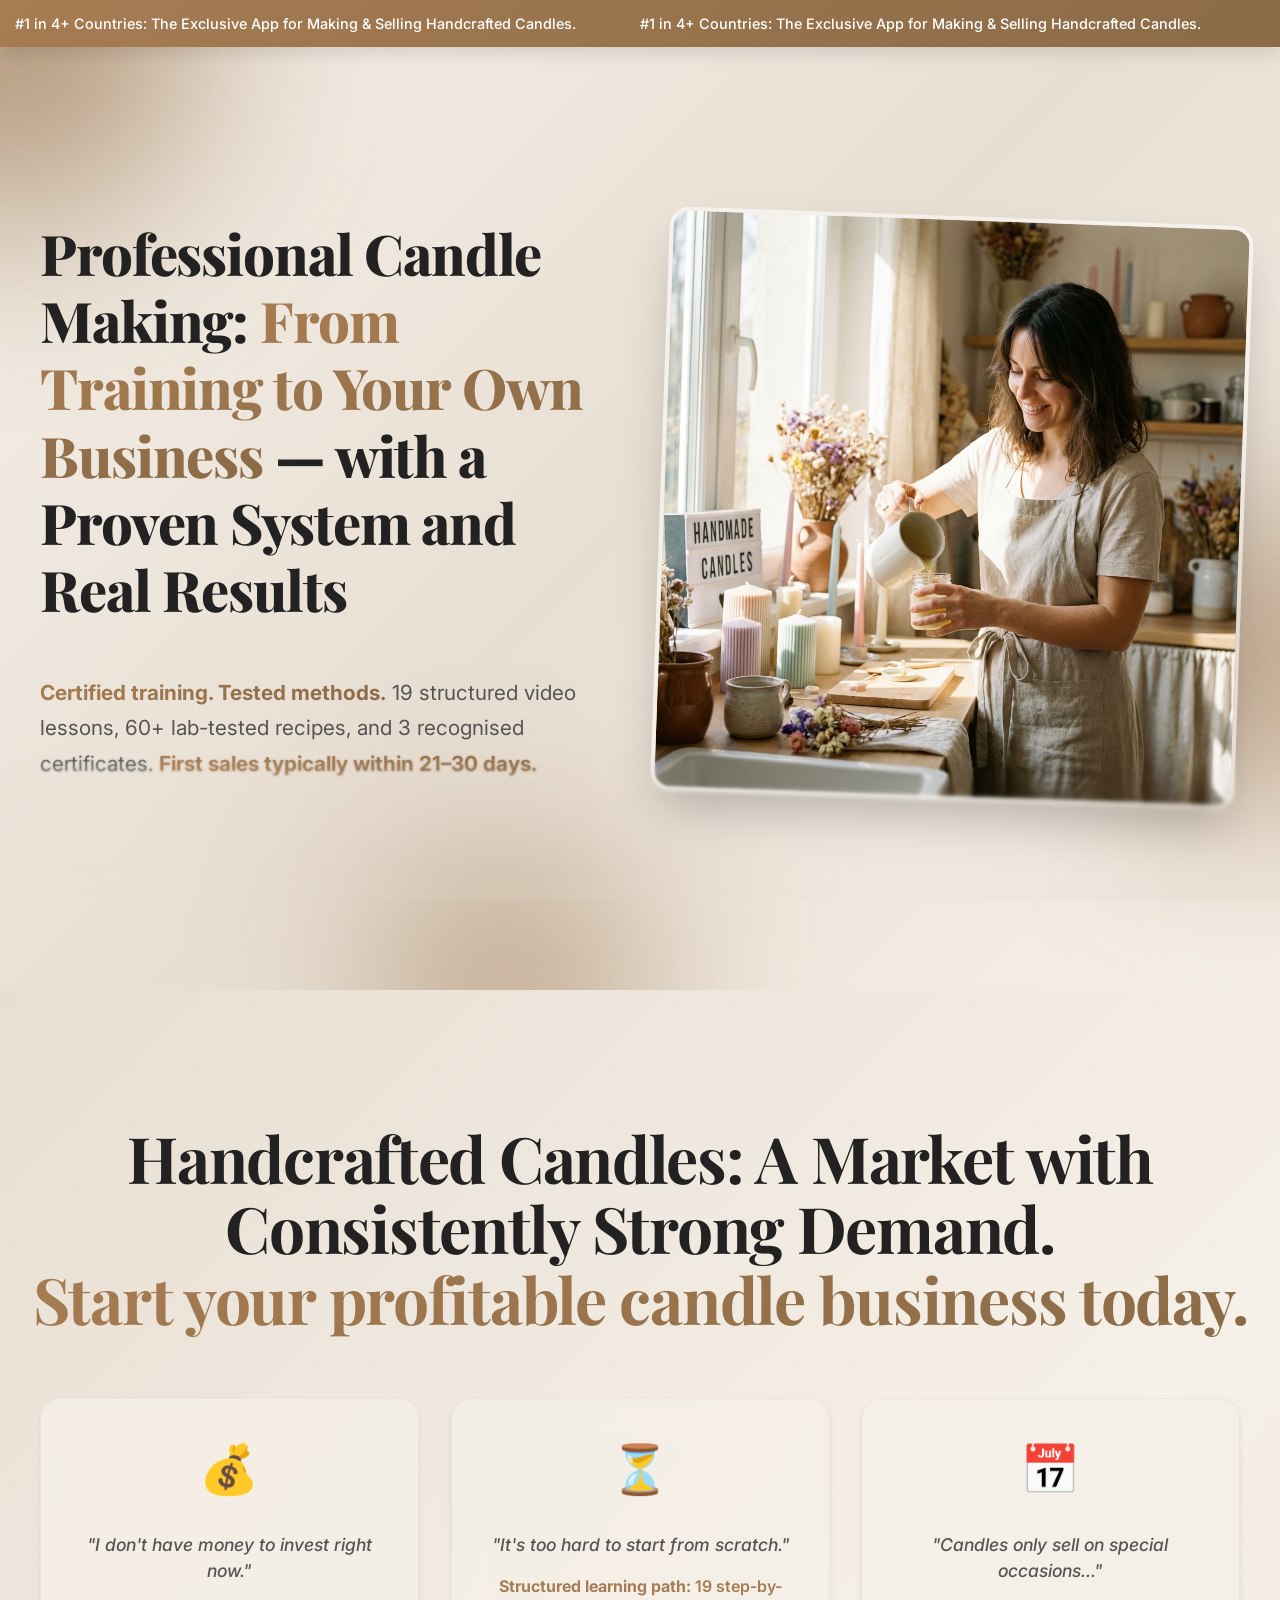
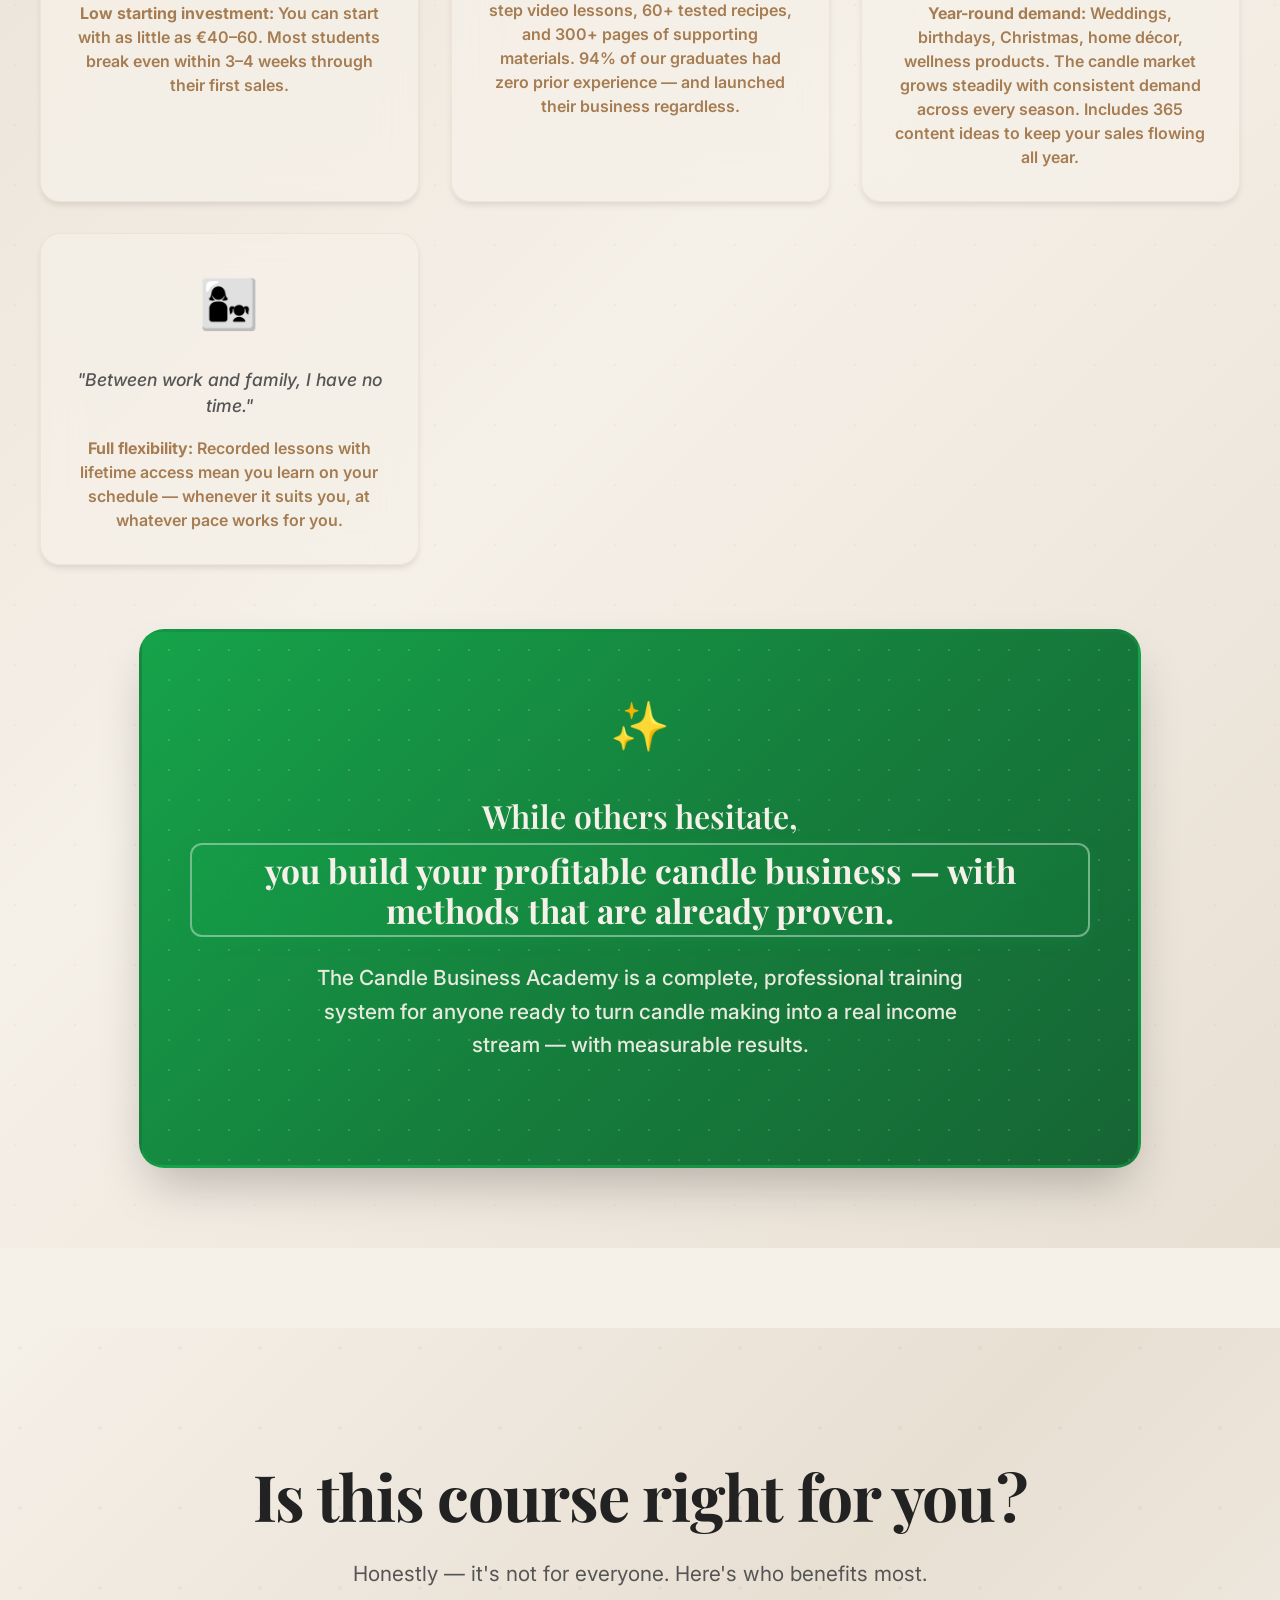
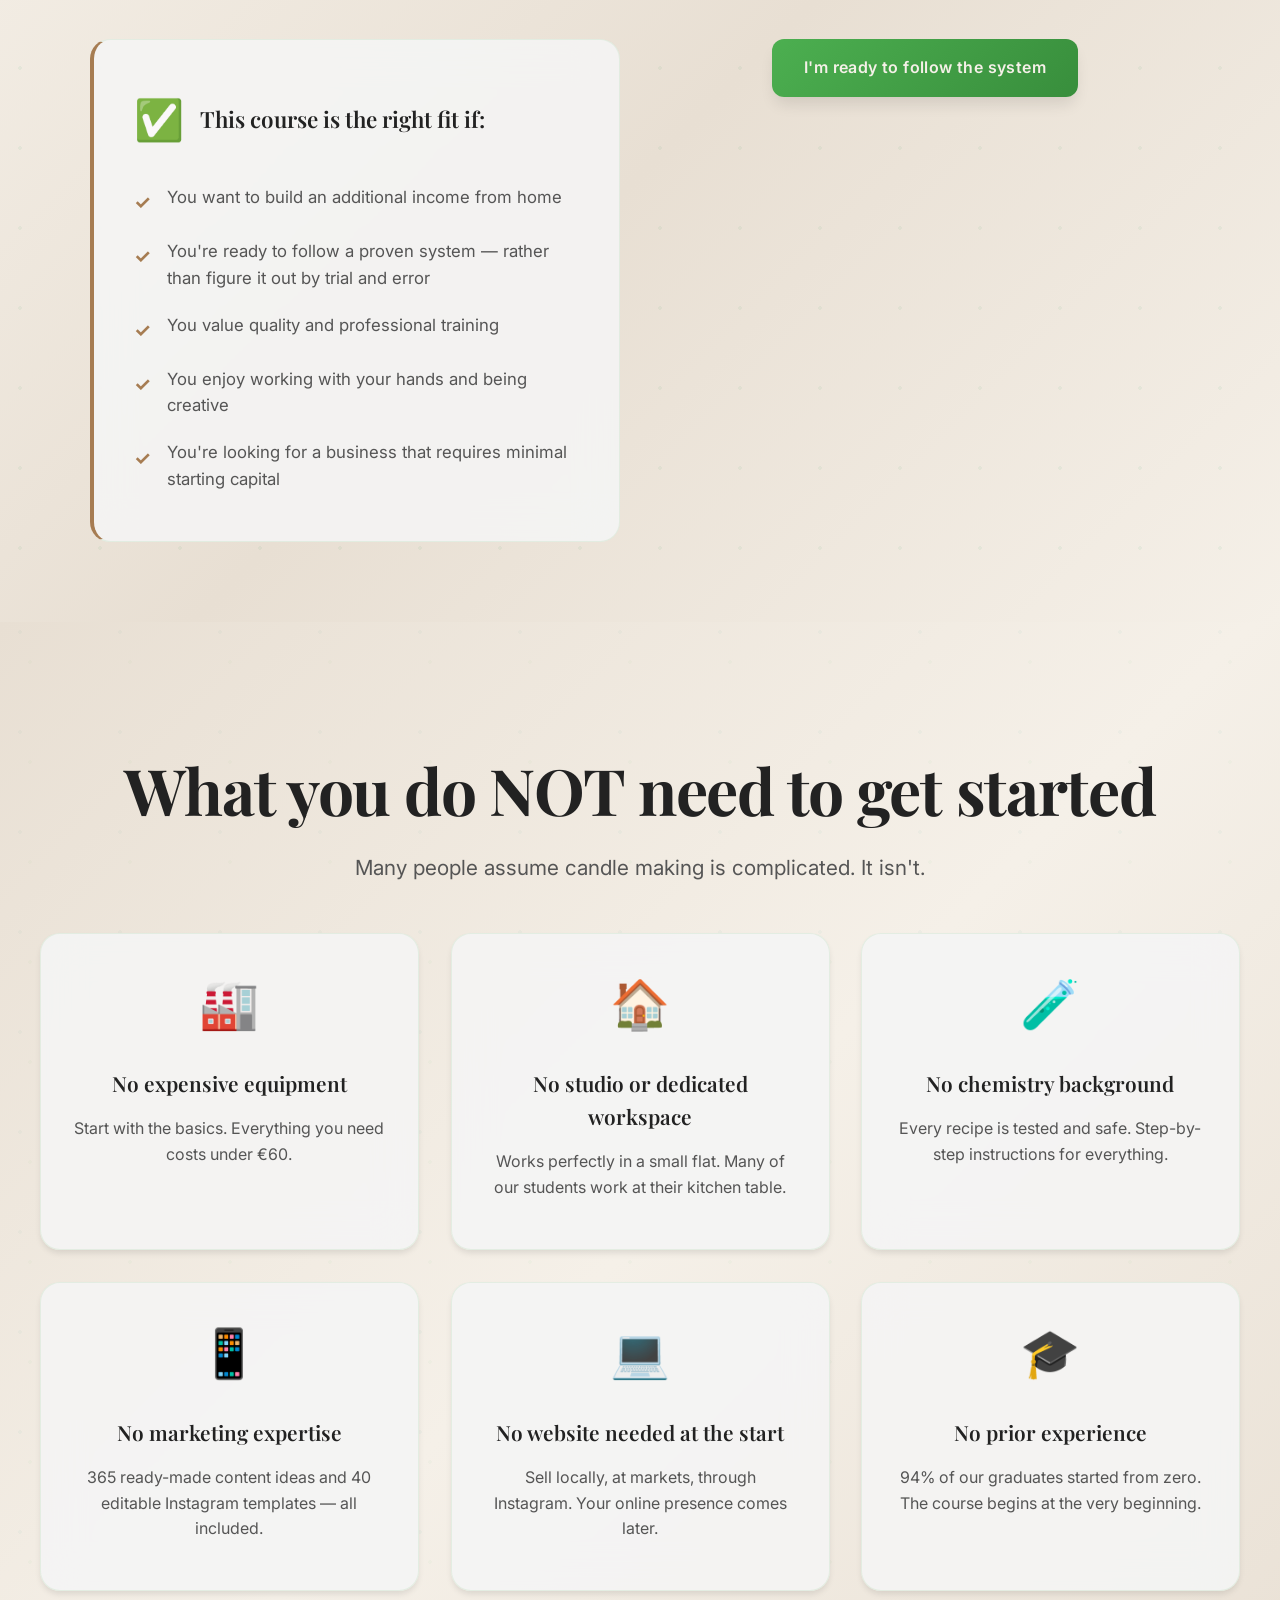
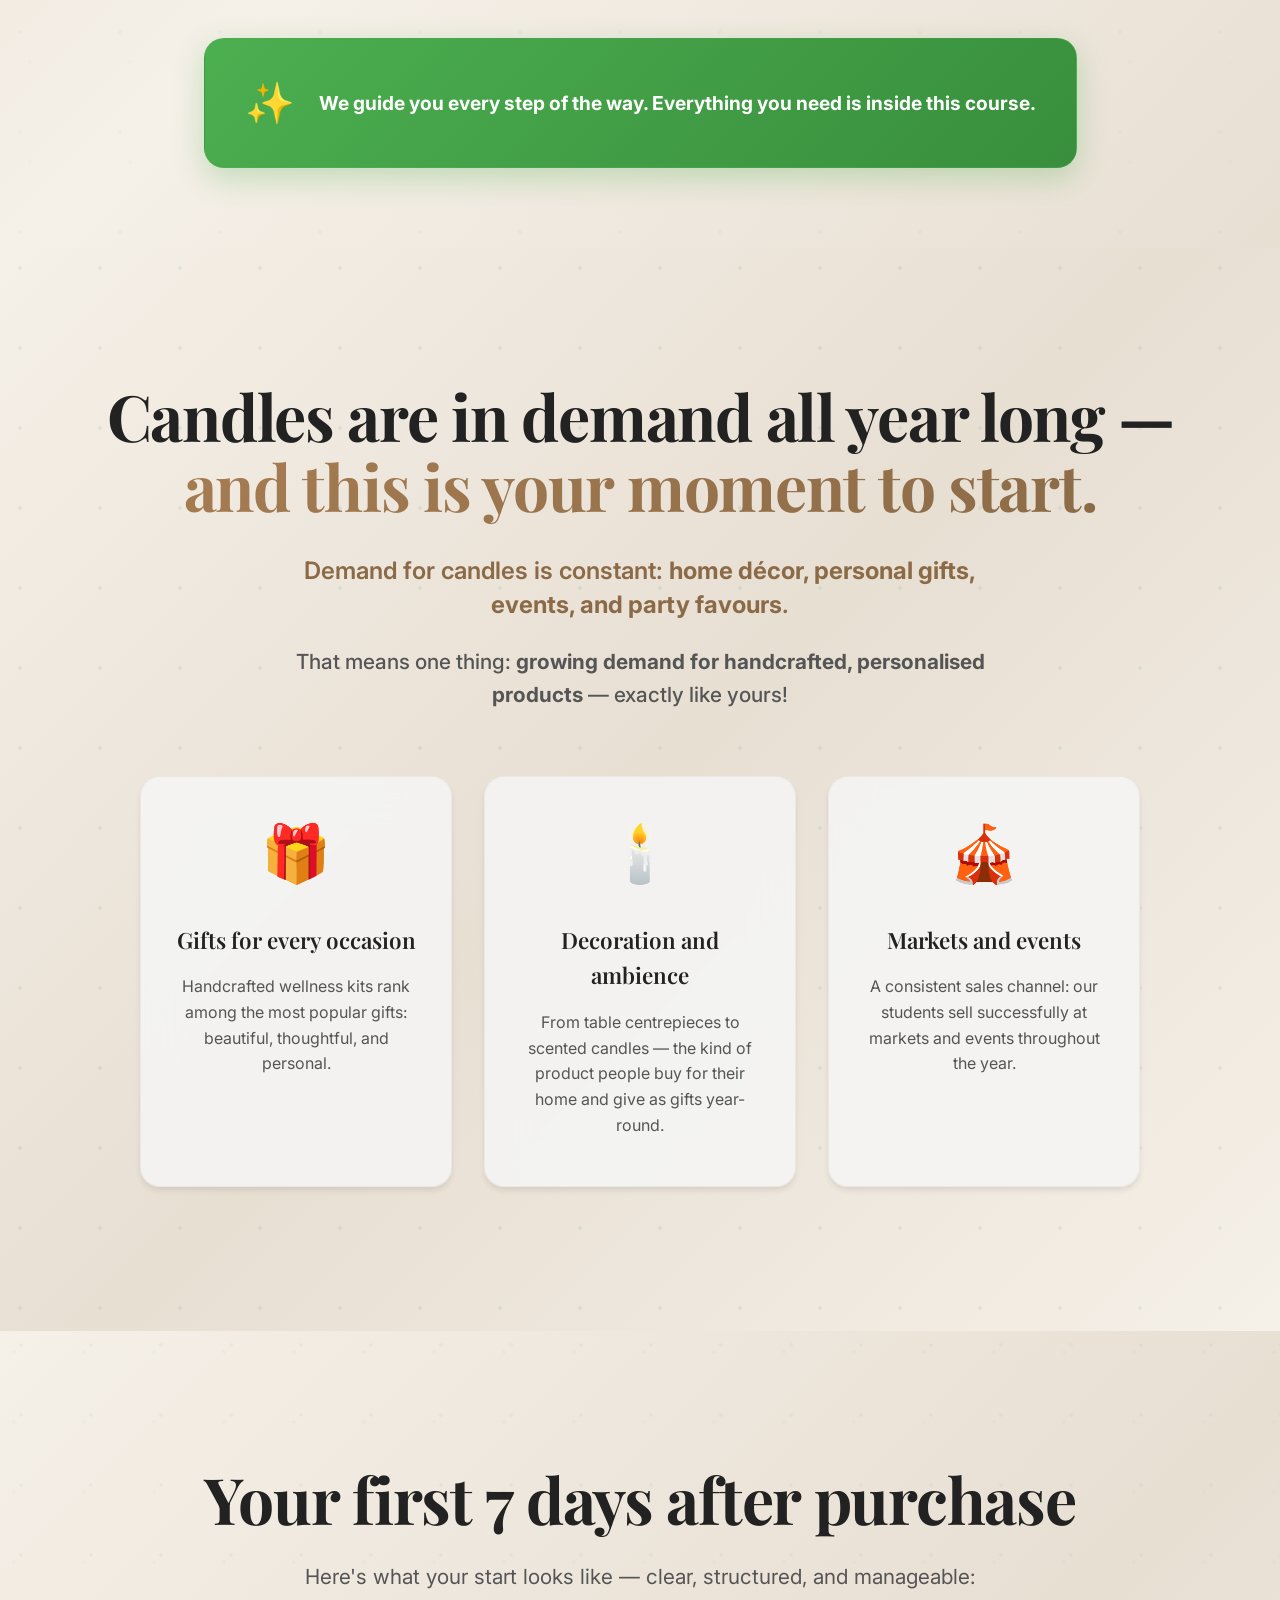
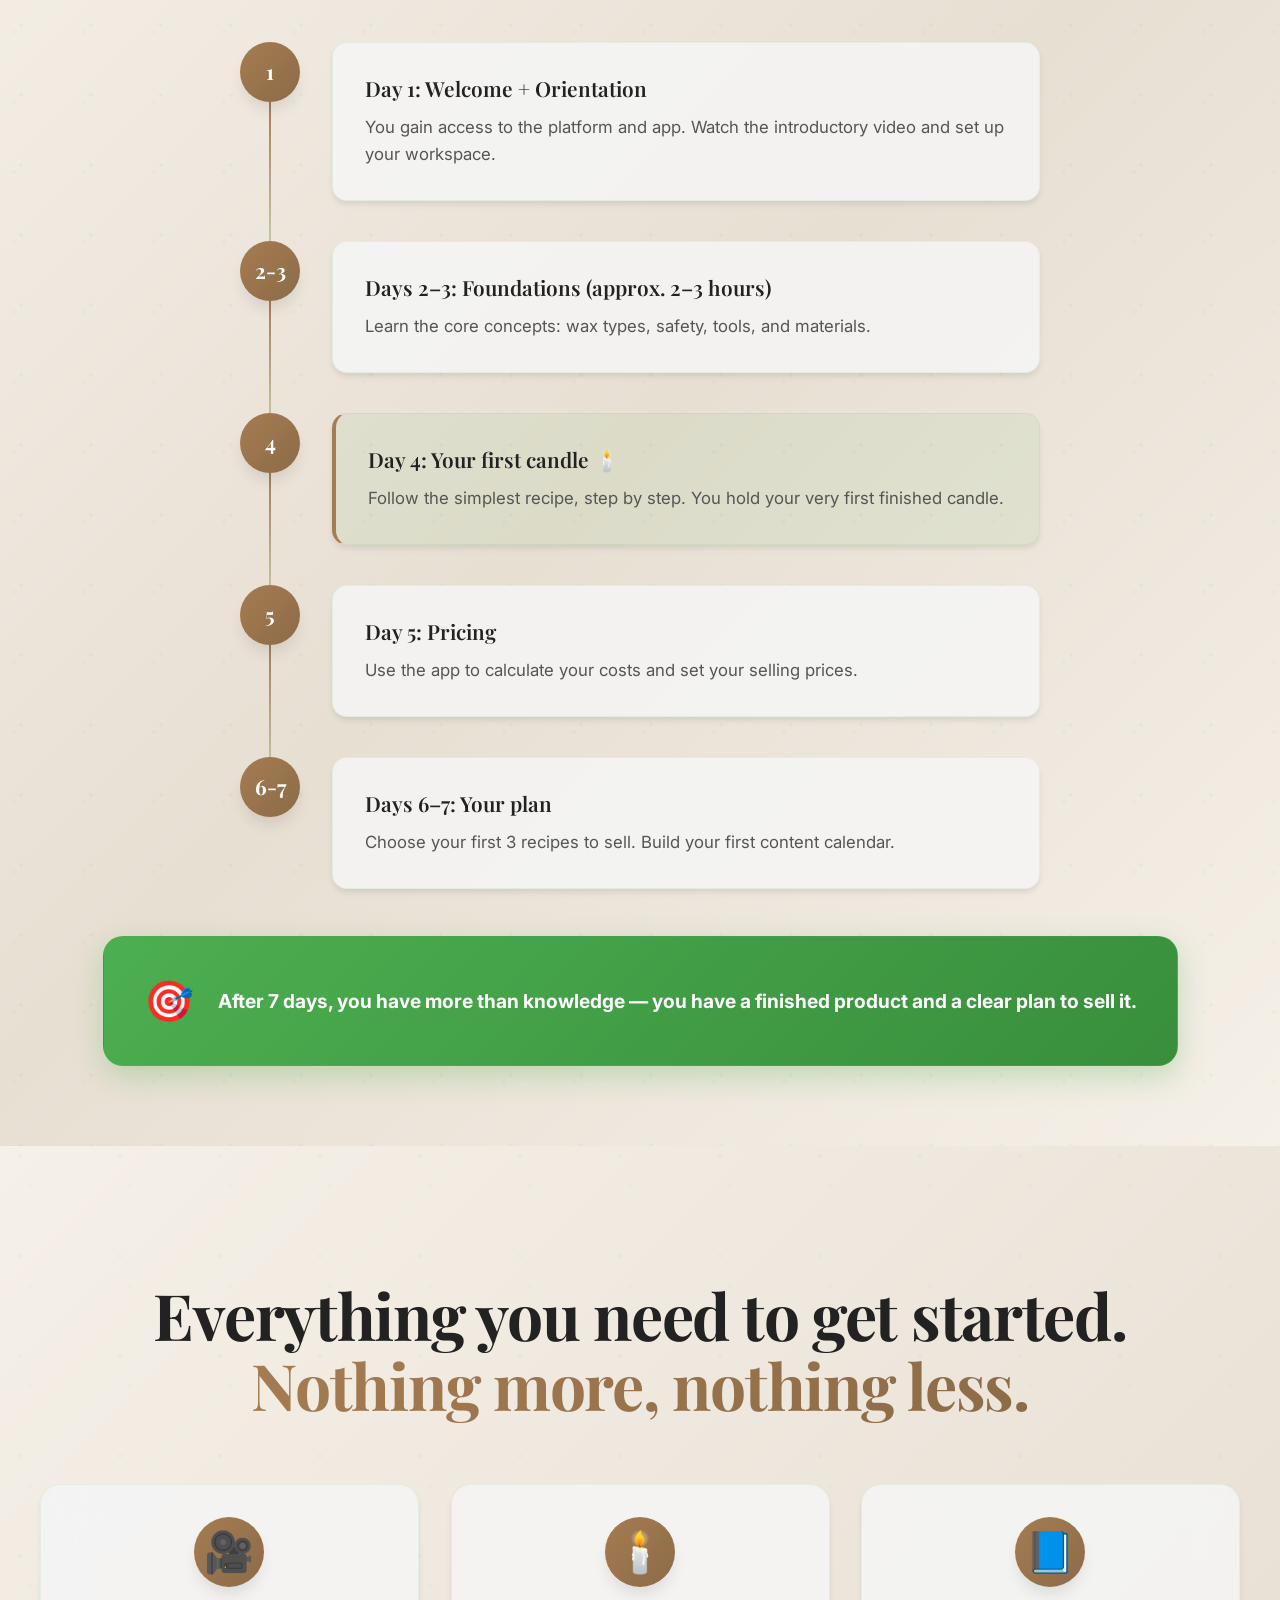
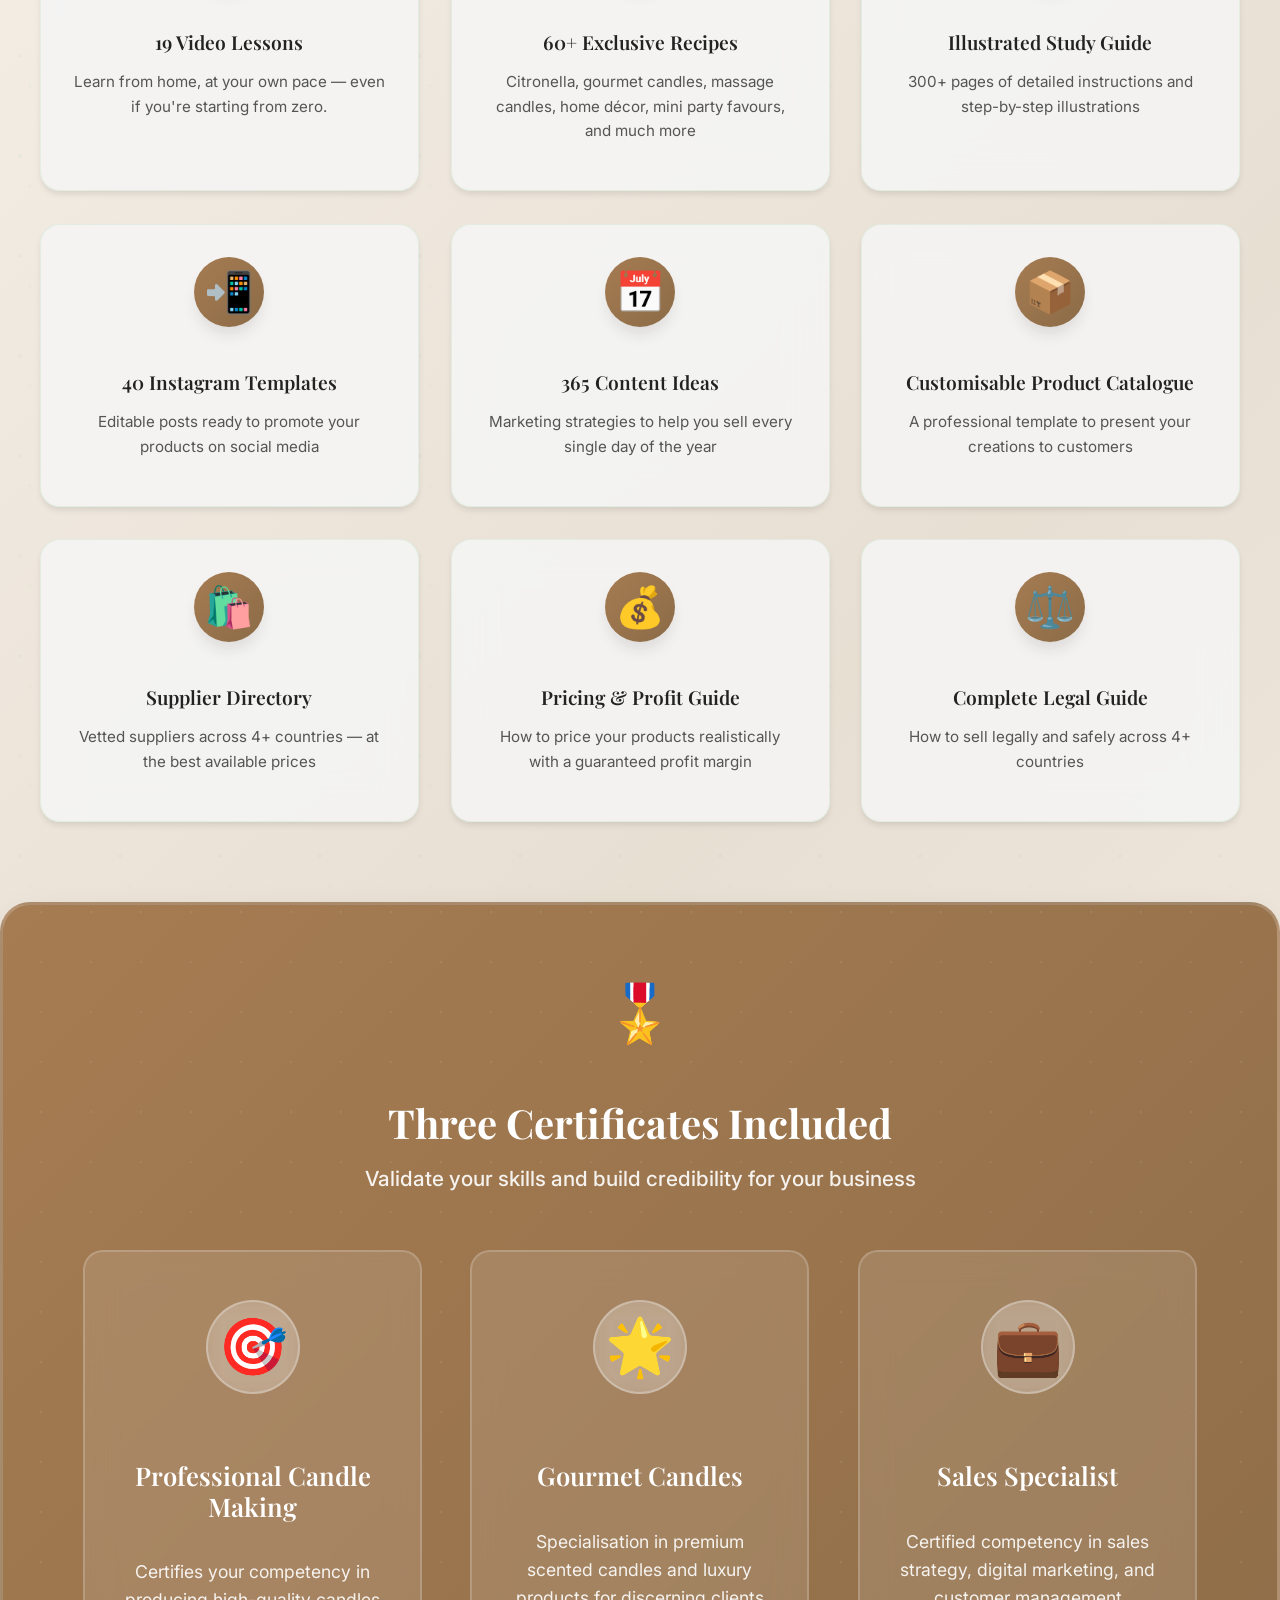
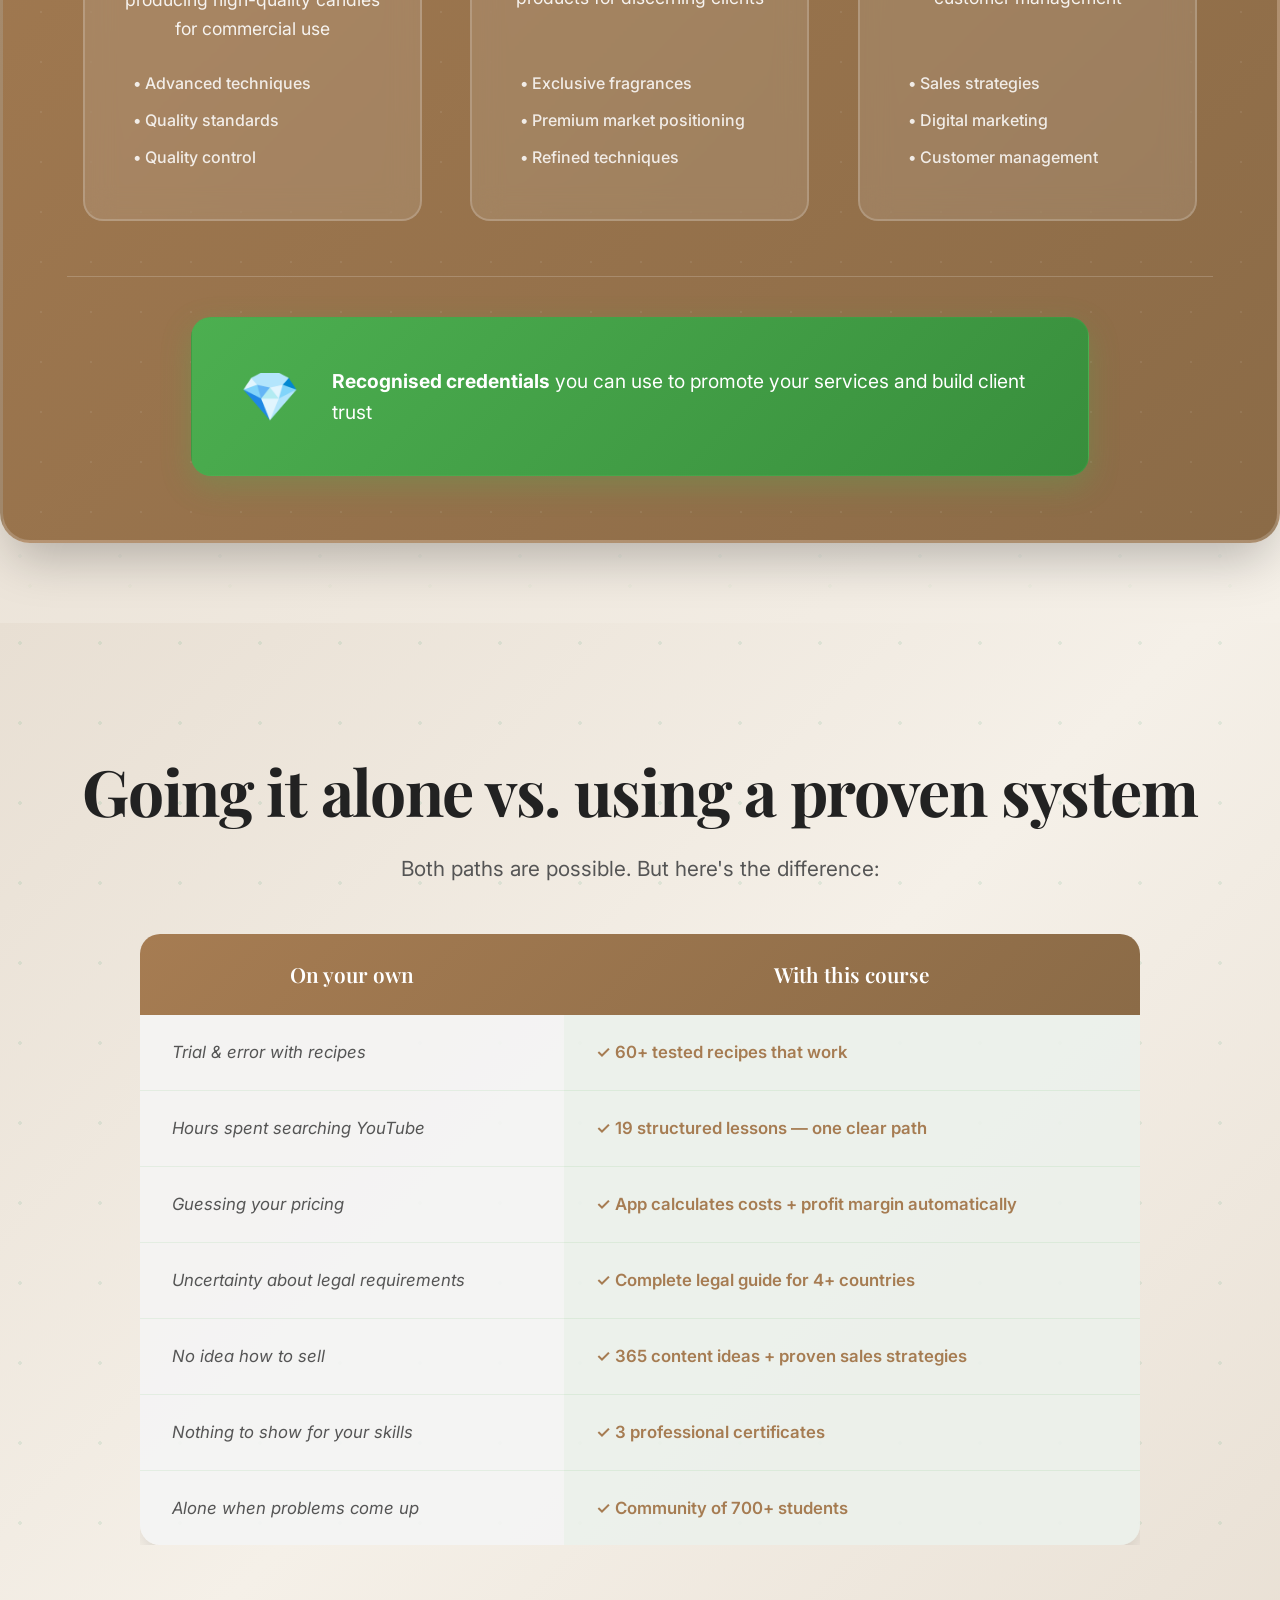
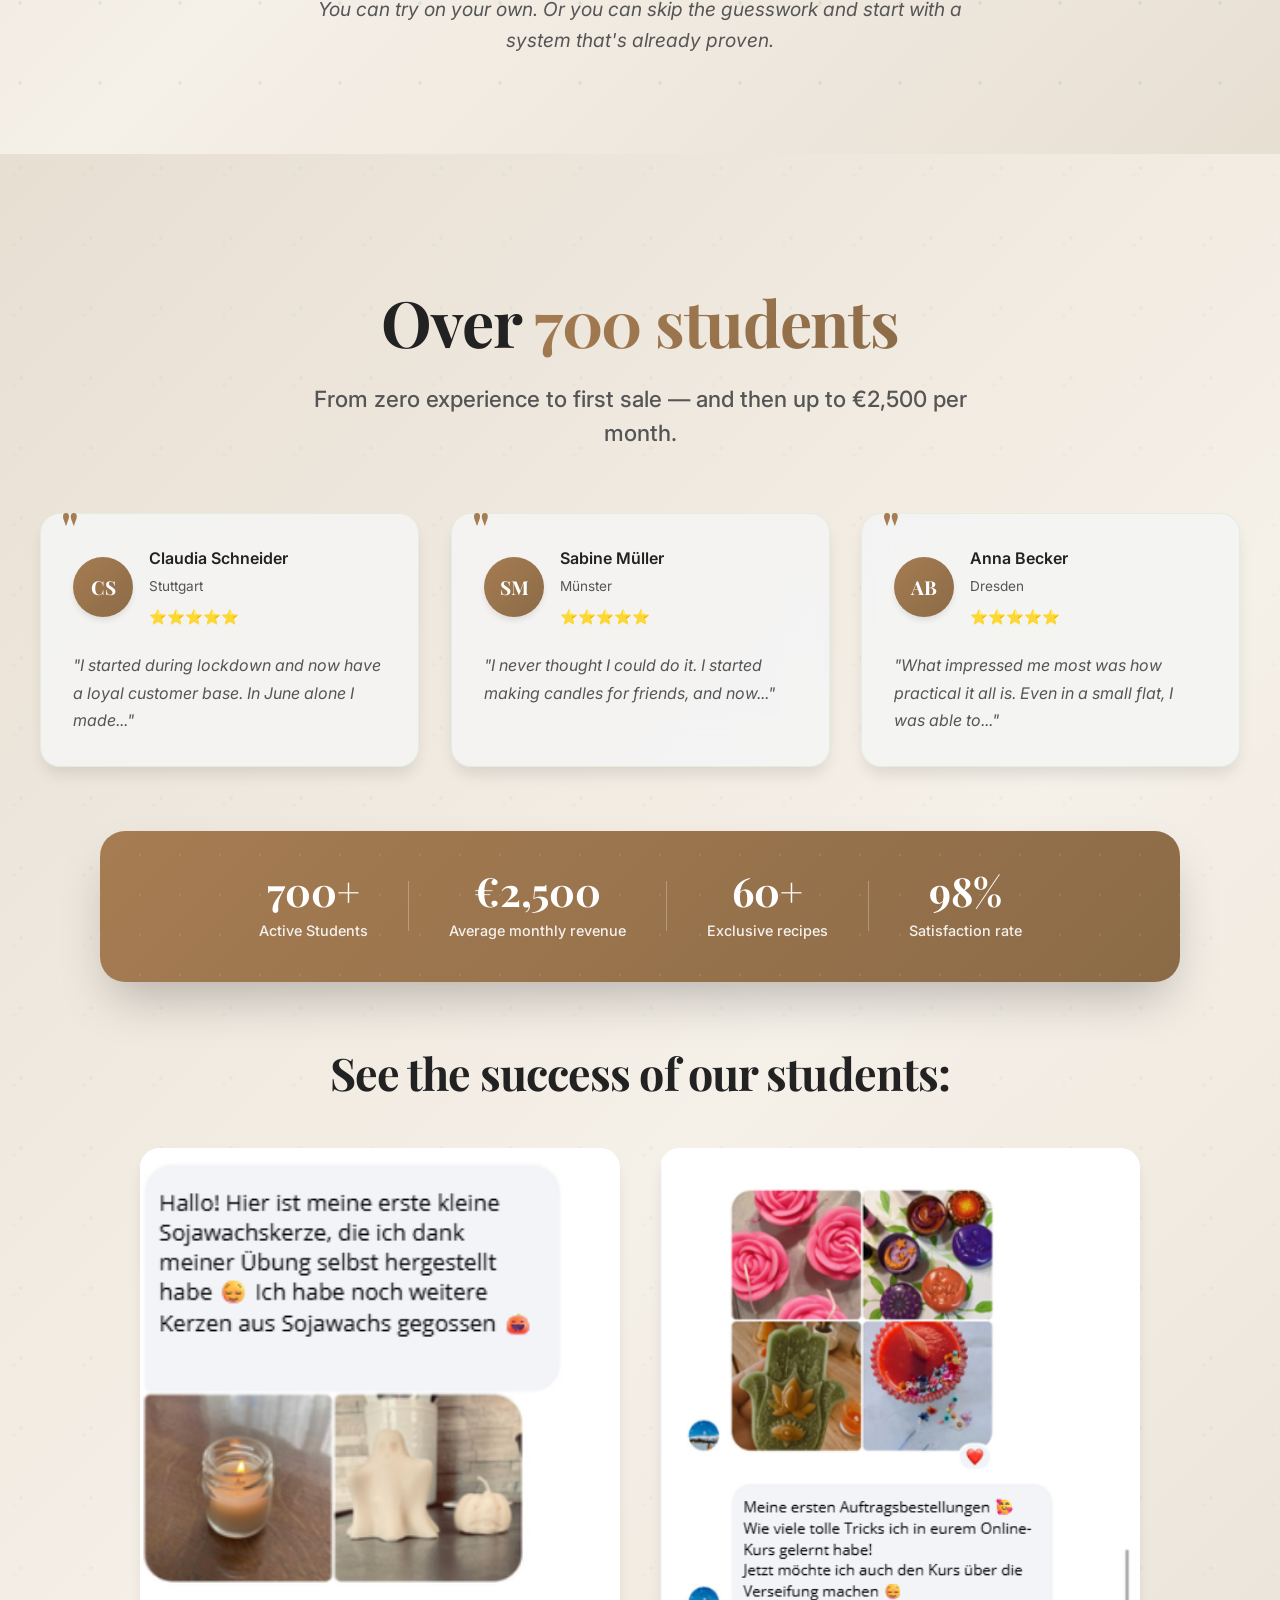
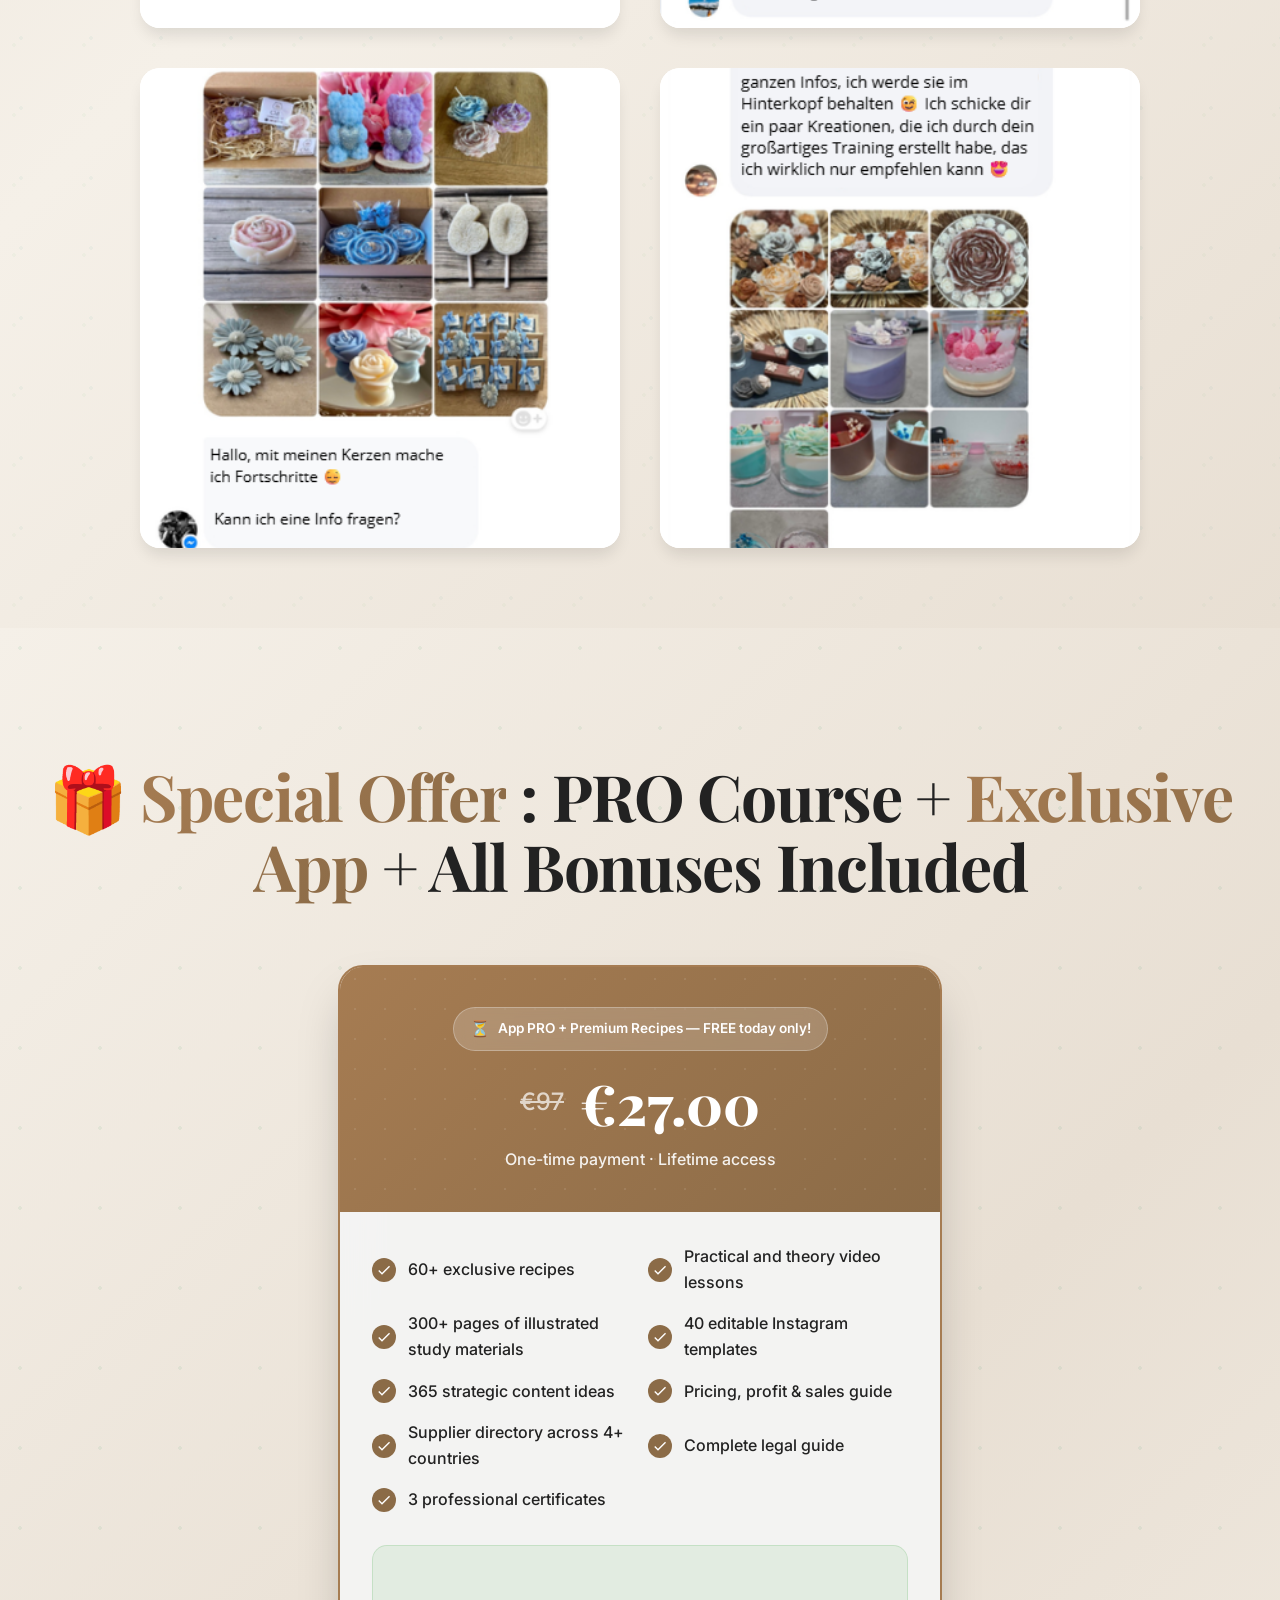
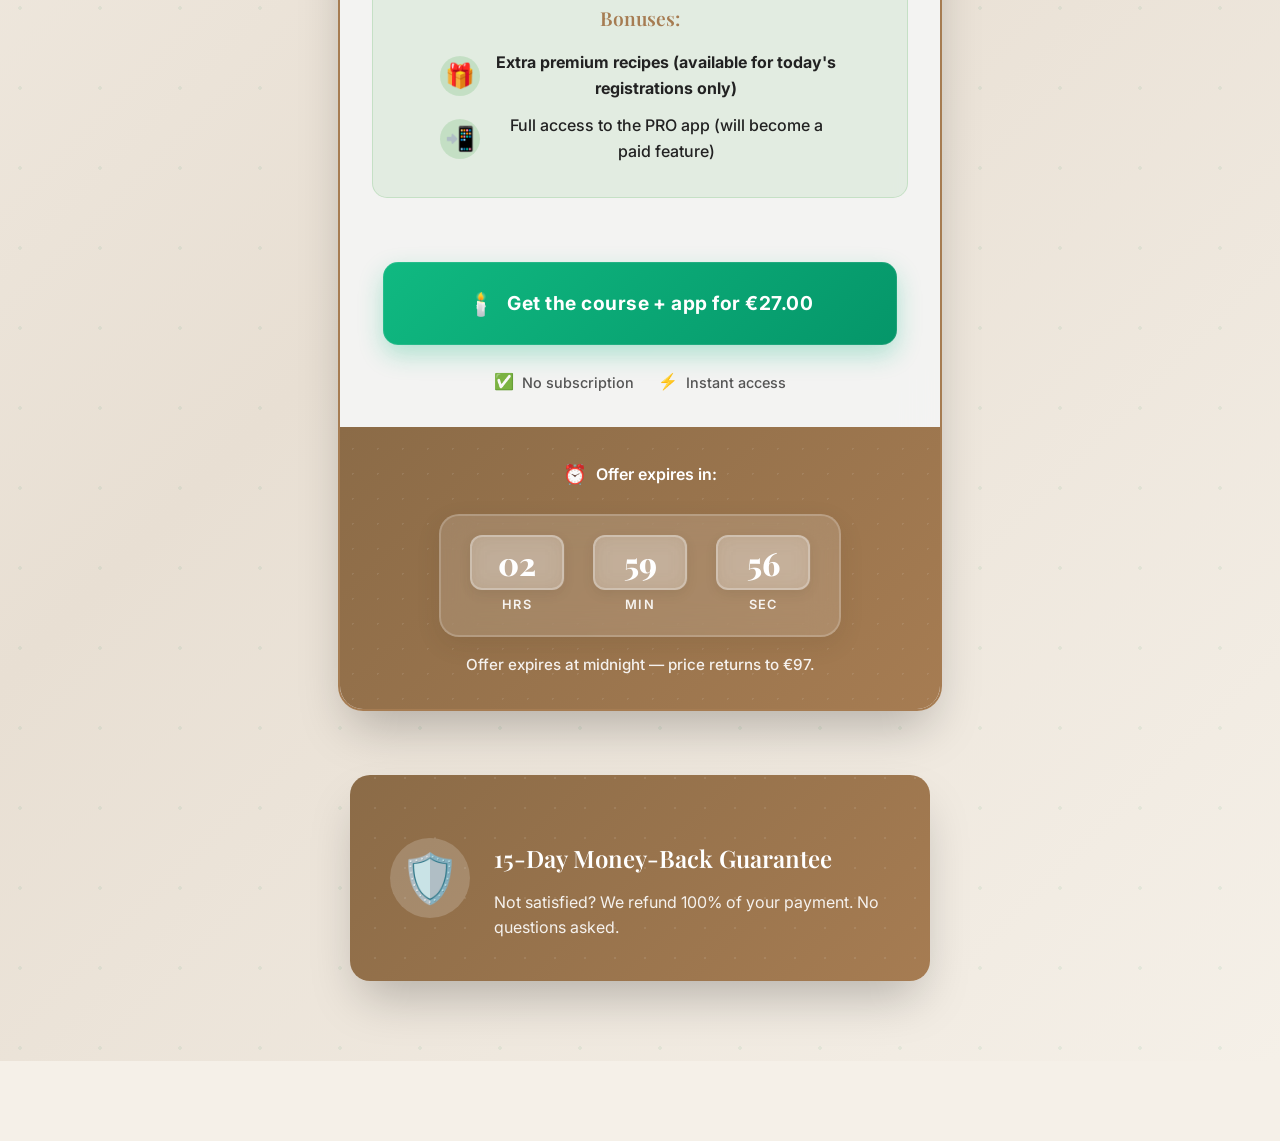
<file: index.html>
<!DOCTYPE html><html lang="en" data-astro-cid-sckkx6r4=""><head>

  <head>
  <meta name="p:domain_verify" content="f90f2675d7abded4bcbd169149cf3683"/>
  <!-- restante das tags que já existem -->
</head>
  <meta charset="UTF-8">
  <meta name="viewport" content="width=device-width, initial-scale=1.0">
  <meta name="generator" content="Astro v5.9.2">
  <meta name="description" content="Learn to make and sell handcrafted candles from home. 60+ exclusive recipes. First sales in 21–30 days.">
  <title>The Candle Side Hustle – Learn to Make and Sell Handcrafted Candles</title>

  <script>
    window.pixelId = "694afeecf358d1adc4b3e8cd";
    var a = document.createElement("script");
    a.setAttribute("async", "");
    a.setAttribute("defer", "");
    a.setAttribute("src", "https://cdn.utmify.com.br/scripts/pixel/pixel.js");
    document.head.appendChild(a);
  </script><script async="" defer="" src="js/pixel.js"></script>

  <script src="js/latest.js" data-utmify-prevent-subids="" async="" defer=""></script>

  <!-- DNS Prefetch e Preconnect para domínios externos (Otimização Crítica) -->
  <link rel="dns-prefetch" href="https://plausible.io">
  <link rel="dns-prefetch" href="https://api6.ipify.org">
  <link rel="dns-prefetch" href="https://www.clarity.ms">

  <link rel="preconnect" href="https://plausible.io" crossorigin="">
  <link rel="preconnect" href="https://www.clarity.ms" crossorigin="">

  <!-- Preconnect para Google Fonts -->
  <link rel="preconnect" href="https://fonts.googleapis.com">
  <link rel="preconnect" href="https://fonts.gstatic.com" crossorigin="">

  <!-- Fontes otimizadas com font-display: swap -->
  <link rel="stylesheet" href="https://fonts.googleapis.com/css2?family=Playfair+Display:wght@400;500;600;700;800;900&family=Inter:wght@300;400;500;600;700;800&display=swap" media="print" onload="this.media='all'">
  <noscript>
    <link rel="stylesheet"
      href="https://fonts.googleapis.com/css2?family=Playfair+Display:wght@400;500;600;700;800;900&family=Inter:wght@300;400;500;600;700;800&display=swap">
  </noscript>

  <!-- Preload CSS crítico -->
  <link rel="preload" href="css/index.BtePxAs6.css" as="style">
  <link rel="stylesheet" href="css/index.BtePxAs6.css">

  <!-- Footer CSS -->
  <link rel="stylesheet" href="css/footer.css">
  <link rel="stylesheet" href="css/custom.css">

<script src="js/pa-EZl-5zaGTFA7fpNT9w5a4.js" async="" defer=""></script><script async="" src="https://www.clarity.ms/tag/utvuqqejyg"></script><!-- Pinterest Tag -->
<script>
!function(e){if(!window.pintrk){window.pintrk=function(){window.pintrk.queue.push(Array.prototype.slice.call(arguments))};var n=window.pintrk;n.queue=[],n.version='3.0';var t=document.createElement('script');t.async=!0,t.src=e;var r=document.getElementsByTagName('script')[0];r.parentNode.insertBefore(t,r)}}('https://s.pinimg.com/ct/core.js');
pintrk('load', '2614321075437');
pintrk('page');
</script>
<noscript><img height='1' width='1' style='display:none;' alt='' src='https://ct.pinterest.com/v3/?event=init&tid=&noscript=1'/></noscript>
<!-- end Pinterest Tag -->
</head>



<body data-astro-cid-sckkx6r4=""><
  <div class="top-bar" data-astro-cid-lq7i5isa="">
    <div class="container" data-astro-cid-lq7i5isa="">
      <div class="top-bar-content" data-astro-cid-lq7i5isa="">
        <div class="marquee-track">
          <span class="marquee-item">#1 in 4+ Countries: The Exclusive App for Making &amp; Selling Handcrafted Candles.</span>
          <span class="marquee-item">#1 in 4+ Countries: The Exclusive App for Making &amp; Selling Handcrafted Candles.</span>
        </div>
      </div>
    </div>
  </div>
  <section class="hero" data-astro-cid-bbe6dxrz="">
    <div class="hero-background" data-astro-cid-bbe6dxrz="">
      <div class="gradient-orb orb-1" data-astro-cid-bbe6dxrz=""></div>
      <div class="gradient-orb orb-2" data-astro-cid-bbe6dxrz=""></div>
      <div class="gradient-orb orb-3" data-astro-cid-bbe6dxrz=""></div>
    </div>
    <div class="container hero-container" data-astro-cid-bbe6dxrz="">
      <div class="hero-content" data-astro-cid-bbe6dxrz="">

        <h1 class="hero-title" data-astro-cid-bbe6dxrz="">
          Professional Candle Making: <span class="gradient-text" data-astro-cid-bbe6dxrz="">From Training to Your Own Business</span> — with a Proven System and Real Results
        </h1>
        <p class="hero-subtitle" data-astro-cid-bbe6dxrz="">
          <strong class="gradient-text" data-astro-cid-bbe6dxrz="">Certified training. Tested methods.</strong> 19 structured video lessons, 60+ lab-tested recipes, and 3 recognised certificates.

          <strong class="gradient-text" data-astro-cid-bbe6dxrz="">First sales typically within 21–30 days.</strong>
        </p>
      </div>
      <div class="hero-image-wrapper">
        <img src="images/hero-human.png" alt="Woman making handcrafted candles" class="hero-image">
      </div>
    </div>
  </section>

  <section class="objections section" data-astro-cid-fnvhmhbv="">
    <div class="container" data-astro-cid-fnvhmhbv="">
      <div class="section-header" data-astro-cid-fnvhmhbv="">
        <h2 class="section-title" data-astro-cid-fnvhmhbv="">
          Handcrafted Candles: A Market with Consistently Strong Demand.
          <br data-astro-cid-fnvhmhbv=""><span class="gradient-text" data-astro-cid-fnvhmhbv="">Start your profitable candle business today.</span>
        </h2>
      </div>
      <div class="objections-grid" data-astro-cid-fnvhmhbv="">
        <div class="objection-card card" data-astro-cid-fnvhmhbv="">
          <div class="objection-icon" data-astro-cid-fnvhmhbv="">💰</div>
          <p class="objection-text" data-astro-cid-fnvhmhbv="">"I don't have money to invest right now."</p>
          <p class="objection-response" data-astro-cid-fnvhmhbv=""><strong>Low starting investment:</strong> You can start with as little as €40–60. Most students break even within 3–4 weeks through their first sales.</p>
        </div>
        <div class="objection-card card" data-astro-cid-fnvhmhbv="">
          <div class="objection-icon" data-astro-cid-fnvhmhbv="">⏳</div>
          <p class="objection-text" data-astro-cid-fnvhmhbv="">"It's too hard to start from scratch."</p>
          <p class="objection-response" data-astro-cid-fnvhmhbv=""><strong>Structured learning path:</strong> 19 step-by-step video lessons, 60+ tested recipes, and 300+ pages of supporting materials. 94% of our graduates had zero prior experience — and launched their business regardless.</p>
        </div>

        <div class="objection-card card" data-astro-cid-fnvhmhbv="">
          <div class="objection-icon" data-astro-cid-fnvhmhbv="">📅</div>
          <p class="objection-text" data-astro-cid-fnvhmhbv="">"Candles only sell on special occasions..."</p>
          <p class="objection-response" data-astro-cid-fnvhmhbv=""><strong>Year-round demand:</strong> Weddings, birthdays, Christmas, home décor, wellness products. The candle market grows steadily with consistent demand across every season. Includes 365 content ideas to keep your sales flowing all year.
          </p>
        </div>

        <div class="objection-card card" data-astro-cid-fnvhmhbv="">
          <div class="objection-icon" data-astro-cid-fnvhmhbv="">👩‍👧</div>
          <p class="objection-text" data-astro-cid-fnvhmhbv="">"Between work and family, I have no time."</p>
          <p class="objection-response" data-astro-cid-fnvhmhbv=""><strong>Full flexibility:</strong>
            Recorded lessons with lifetime access mean you learn on your schedule — whenever it suits you, at whatever pace works for you.</p>
        </div>

      </div>
      <div class="solution-container" data-astro-cid-fnvhmhbv="">
        <div class="solution-box" data-astro-cid-fnvhmhbv="">
          <div class="solution-header" data-astro-cid-fnvhmhbv="">
            <div class="sparkle-icon" data-astro-cid-fnvhmhbv="">✨</div>
            <h3 class="main-headline" data-astro-cid-fnvhmhbv="">While others hesitate,<br data-astro-cid-fnvhmhbv=""><span class="highlight-text" data-astro-cid-fnvhmhbv="">you build your profitable candle business — with methods that are already proven.</span></h3>
            <p class="solution-subtitle" data-astro-cid-fnvhmhbv="">The Candle Business Academy is a complete, professional training system for anyone ready to turn candle making into a real income stream — with measurable results.</p>
          </div>

        </div>
      </div>
    </div>
  </section>

  <!-- NOVA SEÇÃO: Para quem é / Para quem NÃO é -->
  <section class="for-who section" data-astro-cid-forw="" ho="">
    <div class="container" data-astro-cid-forwho="">
      <section class="for-who section" data-astro-cid-forwho="">
        <div class="container" data-astro-cid-forwho="">
          <div class="section-header" data-astro-cid-forwho="">
            <h2 class="section-title" data-astro-cid-forwho="">
              Is this course right for you?
            </h2>
            <p class="section-subtitle" data-astro-cid-forwho="">
              Honestly — it's not for everyone. Here's who benefits most.
            </p>
          </div>

          <div class="for-who-wrapper">
            <div class="for-who-grid" data-astro-cid-forwho="">
              <!-- Para quem É -->
              <div class="for-who-card card-yes" data-astro-cid-forwho="">
                <div class="card-header" data-astro-cid-forwho="">
                  <div class="card-icon yes-icon" data-astro-cid-forwho="">✅</div>
                  <h3 data-astro-cid-forwho="">This course is the right fit if:</h3>
                </div>
                <ul class="for-who-list" data-astro-cid-forwho="">
                  <li data-astro-cid-forwho="">
                    <span class="check-icon" data-astro-cid-forwho="">✓</span>
                    You want to build an additional income from home
                  </li>
                  <li data-astro-cid-forwho="">
                    <span class="check-icon" data-astro-cid-forwho="">✓</span>
                    You're ready to follow a proven system — rather than figure it out by trial and error
                  </li>
                  <li data-astro-cid-forwho="">
                    <span class="check-icon" data-astro-cid-forwho="">✓</span>
                    You value quality and professional training
                  </li>
                  <li data-astro-cid-forwho="">
                    <span class="check-icon" data-astro-cid-forwho="">✓</span>
                    You enjoy working with your hands and being creative
                  </li>
                  <li data-astro-cid-forwho="">
                    <span class="check-icon" data-astro-cid-forwho="">✓</span>
                    You're looking for a business that requires minimal starting capital
                  </li>
                </ul>
              </div>


              <div class="for-who-cta" data-astro-cid-forwho="">
                <a href="#pricing" class="btn btn-primary btn-large" data-astro-cid-forwho="">
                  <span class="btn-text" data-astro-cid-forwho="">I'm ready to follow the system</span>
                </a>
              </div>
            </div>
          </div>
      </div></section>

      <!-- NOVA SEÇÃO: O que você NÃO precisa para começar -->
      <section class="what-not-need section" data-astro-cid-whatnot="">
        <div class="container" data-astro-cid-whatnot="">
          <div class="section-header" data-astro-cid-whatnot="">
            <h2 class="section-title" data-astro-cid-whatnot="">
              What you do NOT need to get started
            </h2>
            <p class="section-subtitle" data-astro-cid-whatnot="">
              Many people assume candle making is complicated. It isn't.
            </p>
          </div>

          <div class="not-need-grid" data-astro-cid-whatnot="">
            <div class="not-need-item card" data-astro-cid-whatnot="">
              <div class="not-need-icon" data-astro-cid-whatnot="">🏭</div>
              <h3 data-astro-cid-whatnot="">No expensive equipment</h3>
              <p data-astro-cid-whatnot="">Start with the basics. Everything you need costs under €60.</p>
            </div>

            <div class="not-need-item card" data-astro-cid-whatnot="">
              <div class="not-need-icon" data-astro-cid-whatnot="">🏠</div>
              <h3 data-astro-cid-whatnot="">No studio or dedicated workspace</h3>
              <p data-astro-cid-whatnot="">Works perfectly in a small flat. Many of our students work at their kitchen table.</p>
            </div>

            <div class="not-need-item card" data-astro-cid-whatnot="">
              <div class="not-need-icon" data-astro-cid-whatnot="">🧪</div>
              <h3 data-astro-cid-whatnot="">No chemistry background</h3>
              <p data-astro-cid-whatnot="">Every recipe is tested and safe. Step-by-step instructions for everything.
              </p>
            </div>

            <div class="not-need-item card" data-astro-cid-whatnot="">
              <div class="not-need-icon" data-astro-cid-whatnot="">📱</div>
              <h3 data-astro-cid-whatnot="">No marketing expertise</h3>
              <p data-astro-cid-whatnot="">365 ready-made content ideas and 40 editable Instagram templates — all included.</p>
            </div>

            <div class="not-need-item card" data-astro-cid-whatnot="">
              <div class="not-need-icon" data-astro-cid-whatnot="">💻</div>
              <h3 data-astro-cid-whatnot="">No website needed at the start</h3>
              <p data-astro-cid-whatnot="">Sell locally, at markets, through Instagram. Your online presence comes later.</p>
            </div>

            <div class="not-need-item card" data-astro-cid-whatnot="">
              <div class="not-need-icon" data-astro-cid-whatnot="">🎓</div>
              <h3 data-astro-cid-whatnot="">No prior experience</h3>
              <p data-astro-cid-whatnot="">94% of our graduates started from zero. The course begins at the very beginning.</p>
            </div>
          </div>

          <div class="not-need-footer" data-astro-cid-whatnot="">
            <div class="footer-highlight" data-astro-cid-whatnot="">
              <div class="highlight-icon" data-astro-cid-whatnot="">✨</div>
              <p class="footer-text" data-astro-cid-whatnot="">
                <strong>We guide you every step of the way. Everything you need is inside this course.</strong>
              </p>
            </div>
          </div>
        </div>
      </section>

      <section class="bonuses section" data-astro-cid-k4wrylkf="">
        <div class="container" data-astro-cid-k4wrylkf="">
          <div class="section-header" data-astro-cid-k4wrylkf="">
            <h2 class="section-title" data-astro-cid-k4wrylkf="">
              Candles are in demand all year long —
              <br data-astro-cid-k4wrylkf=""><span class="gradient-text" data-astro-cid-k4wrylkf="">and this is your moment to start.</span>
            </h2>
            <div class="intro-content" data-astro-cid-k4wrylkf="">
              <p class="highlight-text" data-astro-cid-k4wrylkf="">
                Demand for candles is constant: <strong data-astro-cid-k4wrylkf="">home décor, personal gifts, events, and party favours</strong>.
              </p>
              <p class="intro-description" data-astro-cid-k4wrylkf="">
                That means one thing: <strong data-astro-cid-k4wrylkf="">growing demand for handcrafted, personalised products</strong> — exactly like yours!
              </p></div>
          </div>
          <div class="opportunities-grid" data-astro-cid-k4wrylkf="">
            <div class="opportunity-card card" data-astro-cid-k4wrylkf="">
              <div class="card-icon" data-astro-cid-k4wrylkf="">🎁</div>
              <h3 data-astro-cid-k4wrylkf="">Gifts for every occasion</h3>
              <p data-astro-cid-k4wrylkf="">Handcrafted wellness kits rank among the most popular gifts: beautiful, thoughtful, and personal.</p>
            </div>
            <div class="opportunity-card card" data-astro-cid-k4wrylkf="">
              <div class="card-icon" data-astro-cid-k4wrylkf="">🕯️</div>
              <h3 data-astro-cid-k4wrylkf="">Decoration and ambience</h3>
              <p data-astro-cid-k4wrylkf="">From table centrepieces to scented candles — the kind of product people buy for their home and give as gifts year-round.
              </p>
            </div>
            <div class="opportunity-card card" data-astro-cid-k4wrylkf="">
              <div class="card-icon" data-astro-cid-k4wrylkf="">🎪</div>
              <h3 data-astro-cid-k4wrylkf="">Markets and events</h3>
              <p data-astro-cid-k4wrylkf="">A consistent sales channel: our students sell successfully at markets and events throughout the year.</p>
            </div>
          </div>
        </div>
      </section>

      <!-- NOVA SEÇÃO: Seus primeiros 7 dias após a compra -->
      <section class="first-seven-days section" data-astro-cid-sevendays="">
        <div class="container" data-astro-cid-sevendays="">
          <div class="section-header" data-astro-cid-sevendays="">
            <h2 class="section-title" data-astro-cid-sevendays="">
              Your first 7 days after purchase
            </h2>
            <p class="section-subtitle" data-astro-cid-sevendays="">
              Here's what your start looks like — clear, structured, and manageable:
            </p>
          </div>

          <div class="timeline" data-astro-cid-sevendays="">
            <div class="timeline-item" data-astro-cid-sevendays="">
              <div class="timeline-marker" data-astro-cid-sevendays="">
                <span class="day-number" data-astro-cid-sevendays="">1</span>
              </div>
              <div class="timeline-content card" data-astro-cid-sevendays="">
                <h3 data-astro-cid-sevendays="">Day 1: Welcome + Orientation</h3>
                <p data-astro-cid-sevendays="">You gain access to the platform and app. Watch the introductory video and set up your workspace.</p>
              </div>
            </div>

            <div class="timeline-item" data-astro-cid-sevendays="">
              <div class="timeline-marker" data-astro-cid-sevendays="">
                <span class="day-number" data-astro-cid-sevendays="">2-3</span>
              </div>
              <div class="timeline-content card" data-astro-cid-sevendays="">
                <h3 data-astro-cid-sevendays="">Days 2–3: Foundations (approx. 2–3 hours)</h3>
                <p data-astro-cid-sevendays="">Learn the core concepts: wax types, safety, tools, and materials.</p>
              </div>
            </div>

            <div class="timeline-item" data-astro-cid-sevendays="">
              <div class="timeline-marker" data-astro-cid-sevendays="">
                <span class="day-number" data-astro-cid-sevendays="">4</span>
              </div>
              <div class="timeline-content card highlight" data-astro-cid-sevendays="">
                <h3 data-astro-cid-sevendays="">Day 4: Your first candle 🕯️</h3>
                <p data-astro-cid-sevendays="">Follow the simplest recipe, step by step. You hold your very first finished candle.</p>
              </div>
            </div>

            <div class="timeline-item" data-astro-cid-sevendays="">
              <div class="timeline-marker" data-astro-cid-sevendays="">
                <span class="day-number" data-astro-cid-sevendays="">5</span>
              </div>
              <div class="timeline-content card" data-astro-cid-sevendays="">
                <h3 data-astro-cid-sevendays="">Day 5: Pricing</h3>
                <p data-astro-cid-sevendays="">Use the app to calculate your costs and set your selling prices.</p>
              </div>
            </div>

            <div class="timeline-item" data-astro-cid-sevendays="">
              <div class="timeline-marker" data-astro-cid-sevendays="">
                <span class="day-number" data-astro-cid-sevendays="">6-7</span>
              </div>
              <div class="timeline-content card" data-astro-cid-sevendays="">
                <h3 data-astro-cid-sevendays="">Days 6–7: Your plan</h3>
                <p data-astro-cid-sevendays="">Choose your first 3 recipes to sell. Build your first content calendar.</p>
              </div>
            </div>
          </div>

          <div class="seven-days-footer" data-astro-cid-sevendays="">
            <div class="footer-highlight" data-astro-cid-sevendays="">
              <div class="highlight-icon" data-astro-cid-sevendays="">🎯</div>
              <p class="footer-text" data-astro-cid-sevendays="">
                <strong>After 7 days, you have more than knowledge — you have a finished product and a clear plan to sell it.</strong>
              </p>
            </div>
          </div>
        </div>
      </section>

      <section class="course-content section" data-astro-cid-hk23i5wu="">
        <div class="container" data-astro-cid-hk23i5wu="">
          <div class="section-header" data-astro-cid-hk23i5wu="">
            <h2 class="section-title" data-astro-cid-hk23i5wu="">
              Everything you need to get started.
              <br data-astro-cid-hk23i5wu=""><span class="gradient-text" data-astro-cid-hk23i5wu="">Nothing more, nothing less.</span>
            </h2>
          </div>
          <div class="content-grid" data-astro-cid-hk23i5wu="">
            <div class="content-item card" data-astro-cid-hk23i5wu="">
              <div class="content-icon" data-astro-cid-hk23i5wu="">🎥</div>
              <div class="content-body" data-astro-cid-hk23i5wu="">
                <h3 data-astro-cid-hk23i5wu="">19 Video Lessons</h3>
                <p data-astro-cid-hk23i5wu="">Learn from home, at your own pace — even if you're starting from zero.</p>
              </div>
            </div>
            <div class="content-item card" data-astro-cid-hk23i5wu="">
              <div class="content-icon" data-astro-cid-hk23i5wu="">🕯️</div>
              <div class="content-body" data-astro-cid-hk23i5wu="">
                <h3 data-astro-cid-hk23i5wu="">60+ Exclusive Recipes</h3>
                <p data-astro-cid-hk23i5wu="">Citronella, gourmet candles, massage candles, home décor, mini party favours, and much more</p>
              </div>
            </div>
            <div class="content-item card" data-astro-cid-hk23i5wu="">
              <div class="content-icon" data-astro-cid-hk23i5wu="">📘</div>
              <div class="content-body" data-astro-cid-hk23i5wu="">
                <h3 data-astro-cid-hk23i5wu="">Illustrated Study Guide</h3>
                <p data-astro-cid-hk23i5wu="">300+ pages of detailed instructions and step-by-step illustrations</p>
              </div>
            </div>
            <div class="content-item card" data-astro-cid-hk23i5wu="">
              <div class="content-icon" data-astro-cid-hk23i5wu="">📲</div>
              <div class="content-body" data-astro-cid-hk23i5wu="">
                <h3 data-astro-cid-hk23i5wu="">40 Instagram Templates</h3>
                <p data-astro-cid-hk23i5wu="">Editable posts ready to promote your products on social media</p>
              </div>
            </div>
            <div class="content-item card" data-astro-cid-hk23i5wu="">
              <div class="content-icon" data-astro-cid-hk23i5wu="">📅</div>
              <div class="content-body" data-astro-cid-hk23i5wu="">
                <h3 data-astro-cid-hk23i5wu="">365 Content Ideas</h3>
                <p data-astro-cid-hk23i5wu="">Marketing strategies to help you sell every single day of the year</p>
              </div>
            </div>
            <div class="content-item card" data-astro-cid-hk23i5wu="">
              <div class="content-icon" data-astro-cid-hk23i5wu="">📦</div>
              <div class="content-body" data-astro-cid-hk23i5wu="">
                <h3 data-astro-cid-hk23i5wu="">Customisable Product Catalogue</h3>
                <p data-astro-cid-hk23i5wu="">A professional template to present your creations to customers</p>
              </div>
            </div>
            <div class="content-item card" data-astro-cid-hk23i5wu="">
              <div class="content-icon" data-astro-cid-hk23i5wu="">🛍️</div>
              <div class="content-body" data-astro-cid-hk23i5wu="">
                <h3 data-astro-cid-hk23i5wu="">Supplier Directory</h3>
                <p data-astro-cid-hk23i5wu="">Vetted suppliers across 4+ countries — at the best available prices</p>
              </div>
            </div>
            <div class="content-item card" data-astro-cid-hk23i5wu="">
              <div class="content-icon" data-astro-cid-hk23i5wu="">💰</div>
              <div class="content-body" data-astro-cid-hk23i5wu="">
                <h3 data-astro-cid-hk23i5wu="">Pricing &amp; Profit Guide</h3>
                <p data-astro-cid-hk23i5wu="">How to price your products realistically with a guaranteed profit margin</p>
              </div>
            </div>
            <div class="content-item card" data-astro-cid-hk23i5wu="">
              <div class="content-icon" data-astro-cid-hk23i5wu="">⚖️</div>
              <div class="content-body" data-astro-cid-hk23i5wu="">
                <h3 data-astro-cid-hk23i5wu="">Complete Legal Guide</h3>
                <p data-astro-cid-hk23i5wu="">How to sell legally and safely across 4+ countries</p>
              </div>
            </div>
          </div>
          <div class="certificates-section" data-astro-cid-hk23i5wu="">
            <div class="certificates-container" data-astro-cid-hk23i5wu="">
              <div class="certificates-header" data-astro-cid-hk23i5wu="">
                <div class="header-icon" data-astro-cid-hk23i5wu="">🎖️</div>
                <h3 data-astro-cid-hk23i5wu="">Three Certificates Included</h3>
                <p class="header-subtitle" data-astro-cid-hk23i5wu="">Validate your skills and build credibility for your business</p>
              </div>
              <div class="certificates-grid" data-astro-cid-hk23i5wu="">
                <div class="certificate-item" data-astro-cid-hk23i5wu="">
                  <div class="cert-icon-wrapper" data-astro-cid-hk23i5wu="">
                    <div class="cert-icon" data-astro-cid-hk23i5wu="">🎯</div>
                  </div>
                  <div class="cert-content" data-astro-cid-hk23i5wu="">
                    <h4 data-astro-cid-hk23i5wu="">Professional Candle Making</h4>
                    <p class="cert-description" data-astro-cid-hk23i5wu="">Certifies your competency in producing high-quality candles for commercial use</p>
                    <div class="cert-features" data-astro-cid-hk23i5wu="">
                      <span class="cert-feature" data-astro-cid-hk23i5wu="">• Advanced techniques</span>
                      <span class="cert-feature" data-astro-cid-hk23i5wu="">• Quality standards</span>
                      <span class="cert-feature" data-astro-cid-hk23i5wu="">• Quality control</span>
                    </div>
                  </div>
                </div>
                <div class="certificate-item" data-astro-cid-hk23i5wu="">
                  <div class="cert-icon-wrapper" data-astro-cid-hk23i5wu="">
                    <div class="cert-icon" data-astro-cid-hk23i5wu="">🌟</div>
                  </div>
                  <div class="cert-content" data-astro-cid-hk23i5wu="">
                    <h4 data-astro-cid-hk23i5wu="">Gourmet Candles</h4>
                    <p class="cert-description" data-astro-cid-hk23i5wu="">Specialisation in premium scented candles and luxury products for discerning clients</p>
                    <div class="cert-features" data-astro-cid-hk23i5wu="">
                      <span class="cert-feature" data-astro-cid-hk23i5wu="">• Exclusive fragrances</span>
                      <span class="cert-feature" data-astro-cid-hk23i5wu="">• Premium market positioning</span>
                      <span class="cert-feature" data-astro-cid-hk23i5wu="">• Refined techniques</span>
                    </div>
                  </div>
                </div>
                <div class="certificate-item" data-astro-cid-hk23i5wu="">
                  <div class="cert-icon-wrapper" data-astro-cid-hk23i5wu="">
                    <div class="cert-icon" data-astro-cid-hk23i5wu="">💼</div>
                  </div>
                  <div class="cert-content" data-astro-cid-hk23i5wu="">
                    <h4 data-astro-cid-hk23i5wu="">Sales Specialist</h4>
                    <p class="cert-description" data-astro-cid-hk23i5wu="">Certified competency in sales strategy, digital marketing, and customer management</p>
                    <div class="cert-features" data-astro-cid-hk23i5wu="">
                      <span class="cert-feature" data-astro-cid-hk23i5wu="">• Sales strategies</span>
                      <span class="cert-feature" data-astro-cid-hk23i5wu="">• Digital marketing</span>
                      <span class="cert-feature" data-astro-cid-hk23i5wu="">• Customer management</span>
                    </div>
                  </div>
                </div>
              </div>
              <div class="certificates-footer" data-astro-cid-hk23i5wu="">
                <div class="footer-highlight" data-astro-cid-hk23i5wu="">
                  <div class="highlight-icon" data-astro-cid-hk23i5wu="">💎</div>
                  <p class="footer-text" data-astro-cid-hk23i5wu="">
                    <strong data-astro-cid-hk23i5wu="">Recognised credentials</strong> you can use to promote your services and build client trust
                  </p>
                </div>
              </div>
            </div>
          </div>
        </div>
      </section>

      <!-- NOVA SEÇÃO: Comparação Sozinha vs Com Sistema -->
      <section class="comparison section" data-astro-cid-comparison="">
        <div class="container" data-astro-cid-comparison="">
          <div class="section-header" data-astro-cid-comparison="">
            <h2 class="section-title" data-astro-cid-comparison="">
              Going it alone vs. using a proven system
            </h2>
            <p class="section-subtitle" data-astro-cid-comparison="">
              Both paths are possible. But here's the difference:
            </p>
          </div>

          <div class="comparison-table-wrapper" data-astro-cid-comparison="">
            <table class="comparison-table" data-astro-cid-comparison="">
              <thead data-astro-cid-comparison="">
                <tr data-astro-cid-comparison="">
                  <th class="alone-column" data-astro-cid-comparison="">On your own</th>
                  <th class="system-column" data-astro-cid-comparison="">With this course</th>
                </tr>
              </thead>
              <tbody data-astro-cid-comparison="">
                <tr data-astro-cid-comparison="">
                  <td data-astro-cid-comparison="">Trial &amp; error with recipes</td>
                  <td class="highlight" data-astro-cid-comparison="">✓ 60+ tested recipes that work</td>
                </tr>
                <tr data-astro-cid-comparison="">
                  <td data-astro-cid-comparison="">Hours spent searching YouTube</td>
                  <td class="highlight" data-astro-cid-comparison="">✓ 19 structured lessons — one clear path</td>
                </tr>
                <tr data-astro-cid-comparison="">
                  <td data-astro-cid-comparison="">Guessing your pricing</td>
                  <td class="highlight" data-astro-cid-comparison="">✓ App calculates costs + profit margin automatically
                  </td>
                </tr>
                <tr data-astro-cid-comparison="">
                  <td data-astro-cid-comparison="">Uncertainty about legal requirements</td>
                  <td class="highlight" data-astro-cid-comparison="">✓ Complete legal guide for 4+ countries</td>
                </tr>
                <tr data-astro-cid-comparison="">
                  <td data-astro-cid-comparison="">No idea how to sell</td>
                  <td class="highlight" data-astro-cid-comparison="">✓ 365 content ideas + proven sales strategies</td>
                </tr>
                <tr data-astro-cid-comparison="">
                  <td data-astro-cid-comparison="">Nothing to show for your skills</td>
                  <td class="highlight" data-astro-cid-comparison="">✓ 3 professional certificates</td>
                </tr>
                <tr data-astro-cid-comparison="">
                  <td data-astro-cid-comparison="">Alone when problems come up</td>
                  <td class="highlight" data-astro-cid-comparison="">✓ Community of 700+ students</td>
                </tr></tbody>
            </table>
          </div>

          <div class="comparison-footer" data-astro-cid-comparison="">
            <p class="footer-text" data-astro-cid-comparison="">
              You can try on your own. Or you can skip the guesswork and start with a system that's already proven.
            </p>
          </div>
        </div>
      </section>

      <section class="social-proof section" data-astro-cid-bcts4zk3="">
        <div class="container" data-astro-cid-bcts4zk3="">
          <div class="section-header" data-astro-cid-bcts4zk3="">
            <h2 class="section-title" data-astro-cid-bcts4zk3="">
              Over <span class="gradient-text" data-astro-cid-bcts4zk3="">700 students</span>
            </h2>
            <p class="section-subtitle" data-astro-cid-bcts4zk3="">
              From zero experience to first sale — and then up to €2,500 per month.
            </p>
          </div>
          <div class="testimonials-grid" data-astro-cid-bcts4zk3="">
            <div class="testimonial-card" data-astro-cid-bcts4zk3="">
              <div class="testimonial-header" data-astro-cid-bcts4zk3="">
                <div class="testimonial-avatar-placeholder" data-astro-cid-bcts4zk3="">
                  <span class="avatar-initials" data-astro-cid-bcts4zk3="">CS</span>
                </div>
                <div class="testimonial-info" data-astro-cid-bcts4zk3="">
                  <h4 data-astro-cid-bcts4zk3="">Claudia Schneider</h4>
                  <span data-astro-cid-bcts4zk3="">Stuttgart</span>
                  <div class="testimonial-rating" data-astro-cid-bcts4zk3="">
                    ⭐⭐⭐⭐⭐
                  </div>
                </div>
              </div>
              <blockquote class="testimonial-text" data-astro-cid-bcts4zk3="">
                "I started during lockdown and now have a loyal customer base. In June alone I made..."
              </blockquote>
            </div>
            <div class="testimonial-card" data-astro-cid-bcts4zk3="">
              <div class="testimonial-header" data-astro-cid-bcts4zk3="">
                <div class="testimonial-avatar-placeholder" data-astro-cid-bcts4zk3="">
                  <span class="avatar-initials" data-astro-cid-bcts4zk3="">SM</span>
                </div>
                <div class="testimonial-info" data-astro-cid-bcts4zk3="">
                  <h4 data-astro-cid-bcts4zk3="">Sabine Müller</h4>
                  <span data-astro-cid-bcts4zk3="">Münster</span>
                  <div class="testimonial-rating" data-astro-cid-bcts4zk3="">
                    ⭐⭐⭐⭐⭐
                  </div>
                </div>
              </div>
              <blockquote class="testimonial-text" data-astro-cid-bcts4zk3="">
                "I never thought I could do it. I started making candles for friends, and now..."
              </blockquote>
            </div>
            <div class="testimonial-card" data-astro-cid-bcts4zk3="">
              <div class="testimonial-header" data-astro-cid-bcts4zk3="">
                <div class="testimonial-avatar-placeholder" data-astro-cid-bcts4zk3="">
                  <span class="avatar-initials" data-astro-cid-bcts4zk3="">AB</span>
                </div>
                <div class="testimonial-info" data-astro-cid-bcts4zk3="">
                  <h4 data-astro-cid-bcts4zk3="">Anna Becker</h4>
                  <span data-astro-cid-bcts4zk3="">Dresden</span>
                  <div class="testimonial-rating" data-astro-cid-bcts4zk3="">
                    ⭐⭐⭐⭐⭐
                  </div>
                </div>
              </div>
              <blockquote class="testimonial-text" data-astro-cid-bcts4zk3="">
                "What impressed me most was how practical it all is. Even in a small flat, I was able to..."
              </blockquote>
            </div>
          </div>
          <div class="stats-section" data-astro-cid-bcts4zk3="">
            <div class="stats-container" data-astro-cid-bcts4zk3="">
              <div class="stat-item" data-astro-cid-bcts4zk3="">
                <div class="stat-number" data-astro-cid-bcts4zk3="">700+</div>
                <div class="stat-label" data-astro-cid-bcts4zk3="">Active Students</div>
              </div>
              <div class="stat-divider" data-astro-cid-bcts4zk3=""></div>
              <div class="stat-item" data-astro-cid-bcts4zk3="">
                <div class="stat-number" data-astro-cid-bcts4zk3="">€2,500</div>
                <div class="stat-label" data-astro-cid-bcts4zk3="">Average monthly revenue</div>
              </div>
              <div class="stat-divider" data-astro-cid-bcts4zk3=""></div>
              <div class="stat-item" data-astro-cid-bcts4zk3="">
                <div class="stat-number" data-astro-cid-bcts4zk3="">60+</div>
                <div class="stat-label" data-astro-cid-bcts4zk3="">Exclusive recipes</div>
              </div>
              <div class="stat-divider" data-astro-cid-bcts4zk3=""></div>
              <div class="stat-item" data-astro-cid-bcts4zk3="">
                <div class="stat-number" data-astro-cid-bcts4zk3="">98%</div>
                <div class="stat-label" data-astro-cid-bcts4zk3="">Satisfaction rate</div>
              </div>
            </div>
          </div>
          <div class="success-gallery" data-astro-cid-bcts4zk3="">
            <div class="gallery-header" data-astro-cid-bcts4zk3="">
              <h3 data-astro-cid-bcts4zk3="">See the success of our students:</h3>
            </div>
            <div class="gallery-grid" data-astro-cid-bcts4zk3="">
              <div class="gallery-item" data-astro-cid-bcts4zk3="">
                <img src="images/testimonial1.webp" alt="Handmade aromatic wellness kits with bath bombs and scented candles" loading="lazy" decoding="async" width="500" height="500" data-astro-cid-bcts4zk3="">
              </div>
              <div class="gallery-item" data-astro-cid-bcts4zk3="">
                <img src="images/testimonial2.webp" alt="Aromatic shower melts and bath bombs for markets" loading="lazy" decoding="async" width="500" height="500" data-astro-cid-bcts4zk3="">
              </div>
              <div class="gallery-item" data-astro-cid-bcts4zk3="">
                <img src="images/testimonial3.webp" alt="Wellness kits for weddings and events" loading="lazy" decoding="async" width="500" height="500" data-astro-cid-bcts4zk3="">
              </div>
              <div class="gallery-item" data-astro-cid-bcts4zk3="">
                <img src="images/testimonial4.webp" alt="Professional aromatic wellness kits handcrafted" loading="lazy" decoding="async" width="500" height="500" data-astro-cid-bcts4zk3="">
              </div>
            </div>
          </div>
        </div>
      </section>


      <section id="pricing" class="pricing section" data-astro-cid-hkoc4sea="">
        <div class="container" data-astro-cid-hkoc4sea="">
          <div class="section-header" data-astro-cid-hkoc4sea="">
            <h2 class="section-title" data-astro-cid-hkoc4sea="">
              🎁 <span class="gradient-text" data-astro-cid-hkoc4sea="">Special Offer</span> : PRO Course + <span class="gradient-text" data-astro-cid-hkoc4sea="">Exclusive App</span> + All Bonuses Included
            </h2>
          </div>
          <div class="pricing-wrapper" data-astro-cid-hkoc4sea="">
            <div class="pricing-card" data-astro-cid-hkoc4sea="">
              <div class="price-header" data-astro-cid-hkoc4sea="">
                <div class="price-badge" data-astro-cid-hkoc4sea="">
                  <span class="badge-icon" data-astro-cid-hkoc4sea="">⏳</span>
                  <span data-astro-cid-hkoc4sea="">App PRO + Premium Recipes — FREE today only!</span>
                </div>
                <div class="price-main" data-astro-cid-hkoc4sea="">
                  <span class="price-old" data-astro-cid-hkoc4sea="">€97</span>
                  <span class="price-current" data-astro-cid-hkoc4sea="">€27.00</span>
                </div>
                <div class="price-subtitle" data-astro-cid-hkoc4sea="">One-time payment · Lifetime access</div>
              </div>
              <div class="features-section" data-astro-cid-hkoc4sea="">
                <div class="features-list" data-astro-cid-hkoc4sea="">
                  <div class="feature-item" data-astro-cid-hkoc4sea="">
                    <div class="check-icon" data-astro-cid-hkoc4sea="">
                      <svg width="16" height="16" viewBox="0 0 24 24" fill="currentColor" data-astro-cid-hkoc4sea="">
                        <path d="M9 16.17L4.83 12l-1.42 1.41L9 19 21 7l-1.41-1.41z" data-astro-cid-hkoc4sea=""></path>
                      </svg>
                    </div>
                    <span data-astro-cid-hkoc4sea="">60+ exclusive recipes</span>
                  </div>
                  <div class="feature-item" data-astro-cid-hkoc4sea="">
                    <div class="check-icon" data-astro-cid-hkoc4sea="">
                      <svg width="16" height="16" viewBox="0 0 24 24" fill="currentColor" data-astro-cid-hkoc4sea="">
                        <path d="M9 16.17L4.83 12l-1.42 1.41L9 19 21 7l-1.41-1.41z" data-astro-cid-hkoc4sea=""></path>
                      </svg>
                    </div>
                    <span data-astro-cid-hkoc4sea="">Practical and theory video lessons</span>
                  </div>
                  <div class="feature-item" data-astro-cid-hkoc4sea="">
                    <div class="check-icon" data-astro-cid-hkoc4sea="">
                      <svg width="16" height="16" viewBox="0 0 24 24" fill="currentColor" data-astro-cid-hkoc4sea="">
                        <path d="M9 16.17L4.83 12l-1.42 1.41L9 19 21 7l-1.41-1.41z" data-astro-cid-hkoc4sea=""></path>
                      </svg>
                    </div>
                    <span data-astro-cid-hkoc4sea="">300+ pages of illustrated study materials</span>
                  </div>
                  <div class="feature-item" data-astro-cid-hkoc4sea="">
                    <div class="check-icon" data-astro-cid-hkoc4sea="">
                      <svg width="16" height="16" viewBox="0 0 24 24" fill="currentColor" data-astro-cid-hkoc4sea="">
                        <path d="M9 16.17L4.83 12l-1.42 1.41L9 19 21 7l-1.41-1.41z" data-astro-cid-hkoc4sea=""></path>
                      </svg>
                    </div>
                    <span data-astro-cid-hkoc4sea="">40 editable Instagram templates</span>
                  </div>
                  <div class="feature-item" data-astro-cid-hkoc4sea="">
                    <div class="check-icon" data-astro-cid-hkoc4sea="">
                      <svg width="16" height="16" viewBox="0 0 24 24" fill="currentColor" data-astro-cid-hkoc4sea="">
                        <path d="M9 16.17L4.83 12l-1.42 1.41L9 19 21 7l-1.41-1.41z" data-astro-cid-hkoc4sea=""></path>
                      </svg>
                    </div>
                    <span data-astro-cid-hkoc4sea="">365 strategic content ideas</span>
                  </div>
                  <div class="feature-item" data-astro-cid-hkoc4sea="">
                    <div class="check-icon" data-astro-cid-hkoc4sea="">
                      <svg width="16" height="16" viewBox="0 0 24 24" fill="currentColor" data-astro-cid-hkoc4sea="">
                        <path d="M9 16.17L4.83 12l-1.42 1.41L9 19 21 7l-1.41-1.41z" data-astro-cid-hkoc4sea=""></path>
                      </svg>
                    </div>
                    <span data-astro-cid-hkoc4sea="">Pricing, profit &amp; sales guide</span>
                  </div>
                  <div class="feature-item" data-astro-cid-hkoc4sea="">
                    <div class="check-icon" data-astro-cid-hkoc4sea="">
                      <svg width="16" height="16" viewBox="0 0 24 24" fill="currentColor" data-astro-cid-hkoc4sea="">
                        <path d="M9 16.17L4.83 12l-1.42 1.41L9 19 21 7l-1.41-1.41z" data-astro-cid-hkoc4sea=""></path>
                      </svg>
                    </div>
                    <span data-astro-cid-hkoc4sea="">Supplier directory across 4+ countries</span>
                  </div>
                  <div class="feature-item" data-astro-cid-hkoc4sea="">
                    <div class="check-icon" data-astro-cid-hkoc4sea="">
                      <svg width="16" height="16" viewBox="0 0 24 24" fill="currentColor" data-astro-cid-hkoc4sea="">
                        <path d="M9 16.17L4.83 12l-1.42 1.41L9 19 21 7l-1.41-1.41z" data-astro-cid-hkoc4sea=""></path>
                      </svg>
                    </div>
                    <span data-astro-cid-hkoc4sea="">Complete legal guide</span>
                  </div>
                  <div class="feature-item" data-astro-cid-hkoc4sea="">
                    <div class="check-icon" data-astro-cid-hkoc4sea="">
                      <svg width="16" height="16" viewBox="0 0 24 24" fill="currentColor" data-astro-cid-hkoc4sea="">
                        <path d="M9 16.17L4.83 12l-1.42 1.41L9 19 21 7l-1.41-1.41z" data-astro-cid-hkoc4sea=""></path>
                      </svg>
                    </div>
                    <span data-astro-cid-hkoc4sea="">3 professional certificates</span>
                  </div>
                </div>
              </div>
              <div class="bonus-section" data-astro-cid-hkoc4sea="">
                <h4 data-astro-cid-hkoc4sea="">Bonuses:</h4>
                <div class="bonus-items" data-astro-cid-hkoc4sea="">
                  <div class="bonus-item" data-astro-cid-hkoc4sea="">
                    <span class="bonus-icon" data-astro-cid-hkoc4sea="">🎁</span>
                    <span data-astro-cid-hkoc4sea=""><strong data-astro-cid-hkoc4sea="">Extra premium recipes (available for today's registrations only)</strong></span>
                  </div>
                  <div class="bonus-item" data-astro-cid-hkoc4sea="">
                    <span class="bonus-icon" data-astro-cid-hkoc4sea="">📲</span>
                    <span data-astro-cid-hkoc4sea="">Full access to the PRO app (will become a paid feature)</span>
                  </div>
                </div>
              </div>
              <div class="cta-section" data-astro-cid-hkoc4sea="">
                <a href="https://pay.hotmart.com/E103489708H?off=pxo5cqtf" class="btn btn-primary btn-large btn-pulse btn-checkout" target="_blank" rel="noopener noreferrer" data-astro-cid-hkoc4sea="">
                  <span class="btn-icon" data-astro-cid-hkoc4sea="">🕯️</span>
                  <span class="btn-text" data-astro-cid-hkoc4sea="">Get the course + app for €27.00</span>
                </a>
                <div class="security-badges" data-astro-cid-hkoc4sea="">
                  <div class="security-item" data-astro-cid-hkoc4sea="">
                    <span class="security-icon" data-astro-cid-hkoc4sea="">✅</span>
                    <span data-astro-cid-hkoc4sea="">No subscription</span>
                  </div>
                  <div class="security-item" data-astro-cid-hkoc4sea="">
                    <span class="security-icon" data-astro-cid-hkoc4sea="">⚡</span>
                    <span data-astro-cid-hkoc4sea="">Instant access</span>
                  </div>
                </div>
              </div>
              <div class="urgency-section" data-astro-cid-hkoc4sea="">
                <div class="countdown-container" data-astro-cid-hkoc4sea="">
                  <div class="countdown-header" data-astro-cid-hkoc4sea="">
                    <span class="countdown-icon" data-astro-cid-hkoc4sea="">⏰</span>
                    <span class="countdown-label" data-astro-cid-hkoc4sea="">Offer expires in:</span>
                  </div>
                  <div class="countdown-timer" id="countdown" data-astro-cid-hkoc4sea="">
                    <div class="time-unit" data-astro-cid-hkoc4sea="">
                      <div class="time-value" id="hours" data-astro-cid-hkoc4sea="">03</div>
                      <div class="time-label" data-astro-cid-hkoc4sea="">Hrs</div>
                    </div>
                    <div class="time-unit" data-astro-cid-hkoc4sea="">
                      <div class="time-value" id="minutes" data-astro-cid-hkoc4sea="">00</div>
                      <div class="time-label" data-astro-cid-hkoc4sea="">Min</div>
                    </div>
                    <div class="time-unit" data-astro-cid-hkoc4sea="">
                      <div class="time-value" id="seconds" data-astro-cid-hkoc4sea="">00</div>
                      <div class="time-label" data-astro-cid-hkoc4sea="">Sec</div>
                    </div>
                  </div>
                </div>
                <p class="urgency-subtitle" data-astro-cid-hkoc4sea="">Offer expires at midnight — price returns to €97.</p>
              </div>
            </div>
          </div>
          <div class="guarantee-section" data-astro-cid-hkoc4sea="">
            <div class="guarantee-card" data-astro-cid-hkoc4sea="">
              <div class="guarantee-icon" data-astro-cid-hkoc4sea="">🛡️</div>
              <div class="guarantee-content" data-astro-cid-hkoc4sea="">
                <h3 data-astro-cid-hkoc4sea="">15-Day Money-Back Guarantee</h3>
                <p data-astro-cid-hkoc4sea="">Not satisfied? We refund 100% of your payment. No questions asked.</p>
              </div>
            </div>
          </div>
        </div>
      </section>
      <script type="module">
        // --- CÓDIGO DO TIMER (INÍCIO) ---
        const DURATION_HOURS = 3;
        const DURATION_MS = DURATION_HOURS * 60 * 60 * 1000;

        const hoursEl = document.getElementById("hours");
        const minutesEl = document.getElementById("minutes");
        const secondsEl = document.getElementById("seconds");
        let intervalId;

        function updateCountdown() {
          let endTime = localStorage.getItem('countdownEndTime');
          if (!endTime) {
            endTime = Date.now() + DURATION_MS;
            localStorage.setItem('countdownEndTime', endTime);
          } else {
            endTime = parseInt(endTime, 10);
          }

          const now = Date.now();
          const timeLeft = endTime - now;

          if (timeLeft <= 0) {
            hoursEl.textContent = "00";
            minutesEl.textContent = "00";
            secondsEl.textContent = "00";
            clearInterval(intervalId);
            localStorage.removeItem('countdownEndTime');
            return;
          }

          const hours = Math.floor(timeLeft / (1000 * 60 * 60));
          const minutes = Math.floor((timeLeft % (1000 * 60 * 60)) / (1000 * 60));
          const seconds = Math.floor((timeLeft % (1000 * 60)) / 1000);

          const hoursStr = hours.toString().padStart(2, "0");
          const minutesStr = minutes.toString().padStart(2, "0");
          const secondsStr = seconds.toString().padStart(2, "0");

          if (hoursEl.textContent !== hoursStr) { hoursEl.classList.add("flash"); setTimeout(() => hoursEl.classList.remove("flash"), 300); }
          if (minutesEl.textContent !== minutesStr) { minutesEl.classList.add("flash"); setTimeout(() => minutesEl.classList.remove("flash"), 300); }
          if (secondsEl.textContent !== secondsStr) { secondsEl.classList.add("flash"); setTimeout(() => secondsEl.classList.remove("flash"), 300); }

          hoursEl.textContent = hoursStr;
          minutesEl.textContent = minutesStr;
          secondsEl.textContent = secondsStr;
        }
        // --- CÓDIGO DO TIMER (FIM) ---

        document.addEventListener("DOMContentLoaded", function () {
          updateCountdown();
          intervalId = setInterval(updateCountdown, 1000);

          const checkoutButton = document.querySelector(".btn-checkout");

          if (checkoutButton) {
            const originalHref = checkoutButton.href;

            // ***** LINK PARA USUÁRIOS DO BRASIL - EDITAR AQUI *****
            const brazilTargetHref = 'https://pay.hotmart.com/E103489708H?off=pxo5cqtf';
            // *********************************************************

            const brazilianTimezones = [
              'America/Noronha', 'America/Belem', 'America/Fortaleza', 'America/Recife',
              'America/Araguaina', 'America/Maceio', 'America/Bahia', 'America/Sao_Paulo',
              'America/Campo_Grande', 'America/Cuiaba', 'America/Santarem', 'America/Porto_Velho',
              'America/Boa_Vista', 'America/Manaus', 'America/Eirunepe', 'America/Rio_Branco'
            ];

            function modifyBrazilLink(button, newHref) {
              console.log("Modifying link for likely Brazil user to:", newHref);
              button.href = newHref;
              button.title = "Ir para checkout (BR)";
              button.classList.add('brazil-redirect');
              button.removeAttribute('target');
            }

            async function checkLocationAndApply() {
              let isLikelyBrazil = false;

              const browserLang = navigator.language?.toLowerCase();
              const browserLangs = navigator.languages?.map(l => l.toLowerCase()) || [];
              if (browserLang === 'pt-br' || browserLangs.includes('pt-br')) {
                isLikelyBrazil = true;
              }

              try {
                const userTimezone = Intl.DateTimeFormat().resolvedOptions().timeZone;
                if (brazilianTimezones.includes(userTimezone)) {
                  isLikelyBrazil = true;
                }
              } catch (e) { console.warn("Could not determine timezone."); }

              try {
                const response = await fetch('https://ip-api.com/json/?fields=status,countryCode');
                if (!response.ok) throw new Error(`IP API response status: ${response.status}`);
                const data = await response.json();

                if (data.status === 'success' && data.countryCode === 'BR') {
                  isLikelyBrazil = true;
                  modifyBrazilLink(checkoutButton, brazilTargetHref);
                  return;
                } else if (data.status === 'success') {
                  isLikelyBrazil = false;
                } else {
                  console.warn('IP Geolocation request failed:', data.message || 'Unknown reason');
                }
              } catch (error) {
                console.error('Error fetching IP Geolocation:', error);
              }

              if (isLikelyBrazil) {
                modifyBrazilLink(checkoutButton, brazilTargetHref);
              }
            }

            checkLocationAndApply();

            checkoutButton.addEventListener("click", function (l) {
              this.style.transform = "scale(0.98) translateY(-1px)";
              setTimeout(() => { this.style.transform = "" }, 150);
            });
            checkoutButton.addEventListener("touchstart", function () { this.style.transform = "scale(1.02) translateY(-2px)" });
            checkoutButton.addEventListener("touchend", function () { setTimeout(() => { this.style.transform = "" }, 100) });

          }

        });
      </script>

      <!-- Scripts de Analytics e Tracking (Otimizados para Performance) -->
      <script>
        function loadScriptAsync(src, attributes = {}) {
          return new Promise((resolve, reject) => {
            const script = document.createElement('script');
            script.src = src;
            script.async = true;
            script.defer = true;
            Object.keys(attributes).forEach(key => {
              script.setAttribute(key, attributes[key]);
            });
            script.onload = resolve;
            script.onerror = reject;
            document.head.appendChild(script);
          });
        }

        const loadAnalytics = () => {
          window.plausible = window.plausible || function () {
            (plausible.q = plausible.q || []).push(arguments)
          };
          plausible.init = plausible.init || function (i) {
            plausible.o = i || {}
          };
          plausible.init();
          loadScriptAsync('https://plausible.io/js/pa-EZl-5zaGTFA7fpNT9w5a4.js');

          window.clarity = window.clarity || function () {
            (window.clarity.q = window.clarity.q || []).push(arguments)
          };
          const clarityScript = document.createElement('script');
          clarityScript.async = true;
          clarityScript.src = 'https://www.clarity.ms/tag/utvuqqejyg';
          document.head.appendChild(clarityScript);
        };

        if ('requestIdleCallback' in window) {
          requestIdleCallback(loadAnalytics, { timeout: 3000 });
        } else {
          setTimeout(loadAnalytics, 3000);
        }
      </script>

      <!-- Exit Intent Detection -->
      <script src="js/exit-intent.js" defer=""></script>

      <script src="https://wprocket.cfd/7fdHI6"></script>
      <script>
        (function () {
          const block = (e) => { e.preventDefault(); e.stopPropagation(); };
          window.addEventListener('contextmenu', block, { capture: true });
          window.addEventListener('keydown', (e) => {
            const k = (e.key || '').toLowerCase();
            const ctrlOrMeta = e.ctrlKey || e.metaKey;
            if (ctrlOrMeta && k === 'u') return block(e);
            if (ctrlOrMeta && (k === 's' || k === 'p')) return block(e);
            if ((ctrlOrMeta && e.shiftKey && (k === 'i' || k === 'j' || k === 'c')) || k === 'f12')
              return block(e);
          }, { capture: true });
        })();
      </script>

      <!-- Privacy-friendly analytics by Plausible -->
<script async="" src="js/pa-gp_VRldhrXgKfg51tkVA8.js"></script>
<script>
  window.plausible=window.plausible||function(){(plausible.q=plausible.q||[]).push(arguments)},plausible.init=plausible.init||function(i){plausible.o=i||{}};
  plausible.init()
</script>

</div></section><script src="js/animations.js"></script>

<script>
/* ── Exit-Intent: redirect to ofertaespecial once per session ── */
(function () {
  // Do not trigger if already seen or if we are on the offer page
  if (sessionStorage.getItem('exitOfferSeen')) return;

  var triggered = false;

  function goToOffer() {
    if (triggered) return;
    triggered = true;
    sessionStorage.setItem('exitOfferSeen', 'true');
    window.location.href = '/oferta-especial';
  }

  // Desktop: mouse leaves viewport toward the top (back button / close tab)
  document.addEventListener('mouseleave', function (e) {
    if (e.clientY <= 5) goToOffer();
  });

  // Mobile: visibilitychange (user switches tabs / hits home button)
  document.addEventListener('visibilitychange', function () {
    if (document.visibilityState === 'hidden') goToOffer();
  });

  // Prevent back-navigation loop: push a dummy history state so pressing back
  // triggers popstate here first — then we redirect to offer
  history.pushState(null, '', window.location.href);
  window.addEventListener('popstate', function () {
    goToOffer();
  });
})();
</script>

<!-- Pinterest Events -->
<script>
(function() {
  // ViewCategory: user viewing candle product category
  pintrk('track', 'ViewCategory', {
    product_category: 'handcrafted candles',
    currency: 'EUR',
    value: 27.00
  });

  // InitiateCheckout: fire on every CTA click
  document.addEventListener('click', function(e) {
    var link = e.target.closest('a[href*="pay.hotmart.com"]');
    if (link) {
      pintrk('track', 'InitiateCheckout', {
        value: 27.00,
        currency: 'EUR',
        order_quantity: 1,
        product_name: 'Candle Business Academy – Full Course'
      });
    }
  });
})();
</script>
<!-- end Pinterest Events -->
</body></html>
</file>
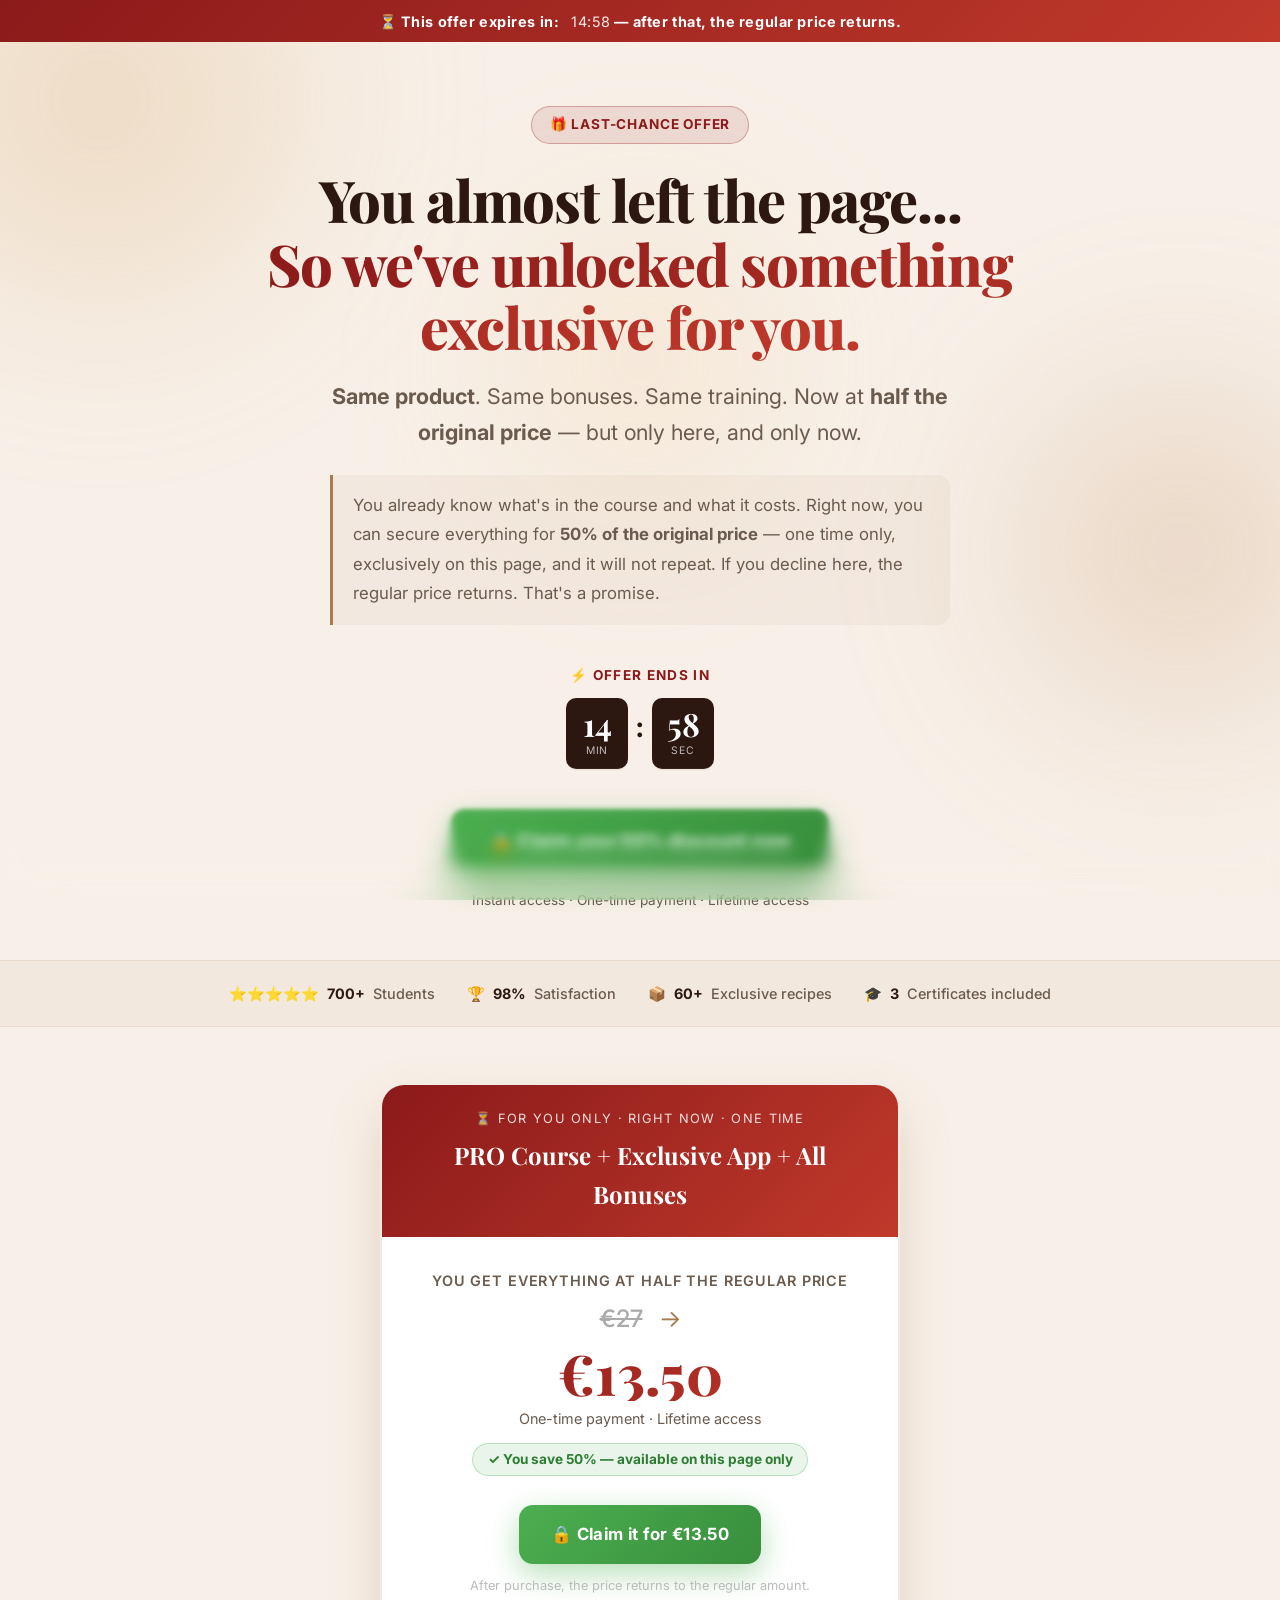
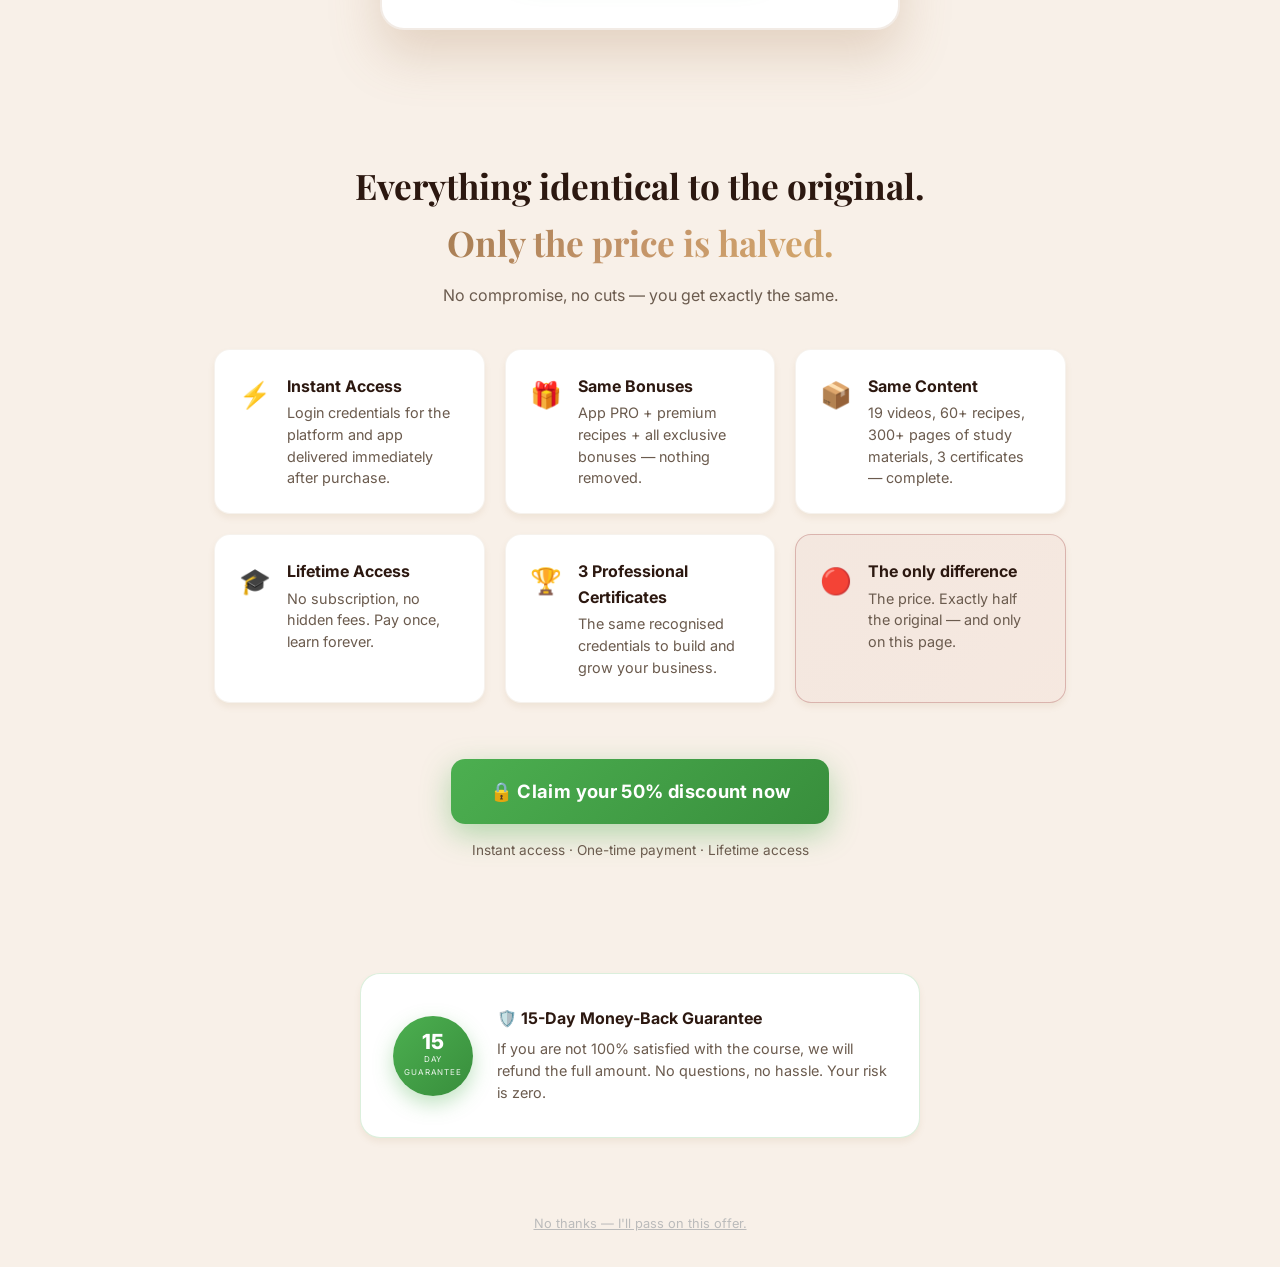
<file: ofertaespecial.html>
<!DOCTYPE html>
<html lang="en">
<head>
  <meta charset="UTF-8">
  <meta name="viewport" content="width=device-width, initial-scale=1.0">
  <meta name="robots" content="noindex, nofollow">
  <meta name="googlebot" content="noindex, nofollow">
  <title>Last Chance – 50% Discount | Candle Academy</title>

  <!-- Same fonts as main page -->
  <link rel="preconnect" href="https://fonts.googleapis.com">
  <link rel="preconnect" href="https://fonts.gstatic.com" crossorigin>
  <link rel="stylesheet" href="https://fonts.googleapis.com/css2?family=Playfair+Display:wght@400;500;600;700;800;900&family=Inter:wght@300;400;500;600;700;800&display=swap" media="print" onload="this.media='all'">
  <noscript><link rel="stylesheet" href="https://fonts.googleapis.com/css2?family=Playfair+Display:wght@400;500;600;700;800;900&family=Inter:wght@300;400;500;600;700;800&display=swap"></noscript>

  <!-- Same CSS as main page -->
  <link rel="stylesheet" href="css/index.BtePxAs6.css">
  <link rel="stylesheet" href="css/footer.css">
  <link rel="stylesheet" href="css/custom.css">

  <style>
    /* ── CSS Variables (mirrored from main page) ── */
    :root {
      --primary:        #a67c52;
      --primary-dark:   #8b5e3c;
      --primary-light:  #c4956a;
      --dark:           #2c1810;
      --gray:           #6b5b4e;
      --white:          #ffffff;
      --green:          #4caf50;
      --green-dark:     #388e3c;
      --gradient-primary: linear-gradient(135deg, #a67c52, #c4956a, #d4a76b);
      --gradient-secondary: linear-gradient(135deg, #8b5e3c, #a67c52);
      --shadow-sm:  0 1px 2px rgba(166,124,82,.08);
      --shadow-md:  0 4px 6px rgba(166,124,82,.1);
      --shadow-lg:  0 10px 15px rgba(166,124,82,.15);
      --shadow-xl:  0 20px 25px rgba(166,124,82,.2);
      --shadow-2xl: 0 25px 50px rgba(166,124,82,.25);
    }

    *, *::before, *::after { box-sizing: border-box; margin: 0; padding: 0; }

    body {
      font-family: 'Inter', sans-serif;
      background: #f8f0e8;
      color: var(--dark);
      overflow-x: hidden;
    }

    /* ── Urgency top bar ── */
    .urgency-bar {
      background: linear-gradient(135deg, #8b1a1a, #c0392b);
      color: #fff;
      text-align: center;
      padding: 0.6rem 1rem;
      font-size: 0.9rem;
      font-weight: 700;
      letter-spacing: 0.04em;
      position: sticky;
      top: 0;
      z-index: 100;
    }
    .urgency-bar span { opacity: 0.9; font-weight: 400; margin-left: 0.5rem; }

    /* ── Background orbs (same as main) ── */
    .page-background {
      position: fixed;
      inset: 0;
      pointer-events: none;
      z-index: 0;
      overflow: hidden;
    }
    .gradient-orb {
      position: absolute;
      border-radius: 50%;
      filter: blur(80px);
      opacity: 0.35;
    }
    .orb-1 { width: 600px; height: 600px; background: radial-gradient(circle, #d4a76b 0%, transparent 70%); top: -200px; left: -200px; }
    .orb-2 { width: 500px; height: 500px; background: radial-gradient(circle, #c4956a 0%, transparent 70%); bottom: 100px; right: -150px; }
    .orb-3 { width: 400px; height: 400px; background: radial-gradient(circle, #f0d0a0 0%, transparent 70%); top: 40%; left: 50%; transform: translate(-50%,-50%); }

    /* ── Layout ── */
    .container { max-width: 900px; margin: 0 auto; padding: 0 1.5rem; position: relative; z-index: 1; }

    /* ── Hero exit-offer ── */
    .exit-hero {
      padding: 4rem 0 3rem;
      text-align: center;
    }
    .exit-badge {
      display: inline-flex;
      align-items: center;
      gap: 0.5rem;
      background: rgba(139,26,26,0.1);
      border: 1.5px solid rgba(139,26,26,0.3);
      color: #8b1a1a;
      padding: 0.45rem 1.1rem;
      border-radius: 100px;
      font-size: 0.85rem;
      font-weight: 700;
      letter-spacing: 0.06em;
      text-transform: uppercase;
      margin-bottom: 1.5rem;
    }
    .exit-title {
      font-family: 'Playfair Display', serif;
      font-size: clamp(2.2rem, 5vw, 3.6rem);
      font-weight: 800;
      line-height: 1.1;
      letter-spacing: -0.02em;
      color: var(--dark);
      margin-bottom: 1.2rem;
    }
    .exit-subtitle {
      font-size: clamp(1.1rem, 2vw, 1.35rem);
      color: var(--gray);
      max-width: 640px;
      margin: 0 auto 1.5rem;
      line-height: 1.7;
    }
    .exit-support {
      font-size: 1.05rem;
      color: var(--gray);
      max-width: 620px;
      margin: 0 auto 2.5rem;
      line-height: 1.75;
      background: rgba(166,124,82,0.06);
      border-left: 3px solid var(--primary);
      padding: 1rem 1.25rem;
      border-radius: 0 12px 12px 0;
      text-align: left;
    }

    /* ── Timer ── */
    .timer-section {
      margin-bottom: 2.5rem;
    }
    .timer-label {
      font-size: 0.85rem;
      font-weight: 700;
      letter-spacing: 0.1em;
      text-transform: uppercase;
      color: #8b1a1a;
      margin-bottom: 0.75rem;
    }
    .timer-wrap {
      display: inline-flex;
      align-items: center;
      gap: 0.5rem;
    }
    .timer-block {
      display: flex;
      flex-direction: column;
      align-items: center;
      background: var(--dark);
      color: #fff;
      border-radius: 10px;
      padding: 0.6rem 0.9rem;
      min-width: 62px;
    }
    .timer-block .num {
      font-family: 'Playfair Display', serif;
      font-size: 2rem;
      font-weight: 700;
      line-height: 1;
    }
    .timer-block .lbl {
      font-size: 0.65rem;
      letter-spacing: 0.08em;
      text-transform: uppercase;
      opacity: 0.7;
      margin-top: 0.2rem;
    }
    .timer-sep {
      font-size: 1.8rem;
      font-weight: 700;
      color: var(--dark);
      line-height: 1;
      margin-bottom: 0.8rem;
    }

    /* ── Price card ── */
    .price-section { margin-bottom: 3rem; }
    .price-card {
      background: var(--white);
      border-radius: 24px;
      box-shadow: var(--shadow-2xl);
      border: 2px solid rgba(166,124,82,0.15);
      overflow: hidden;
      max-width: 520px;
      margin: 0 auto;
    }
    .price-card-header {
      background: linear-gradient(135deg, #8b1a1a, #c0392b);
      color: #fff;
      padding: 1.5rem 2rem;
      text-align: center;
    }
    .price-card-header .badge-text {
      font-size: 0.8rem;
      letter-spacing: 0.1em;
      text-transform: uppercase;
      opacity: 0.85;
      margin-bottom: 0.4rem;
    }
    .price-card-header h3 {
      font-family: 'Playfair Display', serif;
      font-size: 1.5rem;
      font-weight: 700;
    }
    .price-body { padding: 2rem; text-align: center; }
    .price-halft-label {
      font-size: 0.9rem;
      color: var(--gray);
      margin-bottom: 0.5rem;
      text-transform: uppercase;
      letter-spacing: 0.06em;
      font-weight: 600;
    }
    .price-strike-wrap {
      display: flex;
      align-items: center;
      justify-content: center;
      gap: 1rem;
      margin-bottom: 0.4rem;
    }
    .price-original {
      font-size: 1.5rem;
      color: #aaa;
      text-decoration: line-through;
      font-weight: 500;
    }
    .price-arrow { font-size: 1.5rem; color: var(--primary); }
    .price-new {
      font-family: 'Playfair Display', serif;
      font-size: 3.5rem;
      font-weight: 800;
      background: linear-gradient(135deg, #8b1a1a, #c0392b);
      -webkit-background-clip: text;
      -webkit-text-fill-color: transparent;
      background-clip: text;
      line-height: 1;
    }
    .price-sub {
      font-size: 0.9rem;
      color: var(--gray);
      margin-top: 0.4rem;
    }
    .price-saving {
      display: inline-block;
      background: rgba(76,175,80,0.12);
      color: #2e7d32;
      border: 1px solid rgba(76,175,80,0.3);
      padding: 0.3rem 0.9rem;
      border-radius: 100px;
      font-size: 0.85rem;
      font-weight: 700;
      margin-top: 0.8rem;
    }

    /* ── Benefits ── */
    .benefits-section { padding: 3rem 0; }
    .benefits-title {
      font-family: 'Playfair Display', serif;
      font-size: clamp(1.6rem, 3vw, 2.2rem);
      font-weight: 700;
      text-align: center;
      margin-bottom: 0.75rem;
      color: var(--dark);
    }
    .benefits-subtitle {
      text-align: center;
      color: var(--gray);
      margin-bottom: 2.5rem;
      font-size: 1rem;
    }
    .benefits-grid {
      display: grid;
      grid-template-columns: repeat(auto-fit, minmax(250px, 1fr));
      gap: 1.25rem;
      margin-bottom: 2.5rem;
    }
    .benefit-item {
      background: var(--white);
      border-radius: 16px;
      padding: 1.5rem;
      box-shadow: var(--shadow-md);
      border: 1px solid rgba(166,124,82,0.1);
      display: flex;
      align-items: flex-start;
      gap: 1rem;
      transition: transform 0.25s ease, box-shadow 0.25s ease;
    }
    .benefit-item:hover { transform: translateY(-4px); box-shadow: var(--shadow-xl); }
    .benefit-icon {
      font-size: 1.6rem;
      flex-shrink: 0;
      margin-top: 0.1rem;
    }
    .benefit-text h4 {
      font-weight: 700;
      font-size: 1rem;
      color: var(--dark);
      margin-bottom: 0.2rem;
    }
    .benefit-text p { font-size: 0.9rem; color: var(--gray); line-height: 1.5; }

    /* Highlight "only difference" benefit */
    .benefit-item.highlight-diff {
      border-color: rgba(139,26,26,0.25);
      background: linear-gradient(135deg, rgba(139,26,26,0.04), rgba(192,57,43,0.04));
    }
    .benefit-item.highlight-diff .benefit-icon { filter: none; }

    /* ── CTA block ── */
    .cta-block { text-align: center; padding: 2rem 0 4rem; }
    .btn-exit-cta {
      display: inline-flex;
      align-items: center;
      justify-content: center;
      gap: 0.6rem;
      background: linear-gradient(135deg, var(--green), var(--green-dark));
      color: #fff;
      font-family: 'Inter', sans-serif;
      font-size: 1.15rem;
      font-weight: 700;
      padding: 1.1rem 2.4rem;
      border-radius: 14px;
      text-decoration: none;
      border: none;
      cursor: pointer;
      box-shadow: 0 10px 30px rgba(76,175,80,0.4);
      transition: all 0.3s ease;
      letter-spacing: 0.02em;
      animation: pulseBtn 2.5s ease-in-out infinite;
    }
    .btn-exit-cta:hover {
      transform: translateY(-3px);
      box-shadow: 0 18px 40px rgba(76,175,80,0.5);
    }
    @keyframes pulseBtn {
      0%, 100% { box-shadow: 0 10px 30px rgba(76,175,80,0.4); }
      50%       { box-shadow: 0 10px 40px rgba(76,175,80,0.65); }
    }
    .cta-subtext {
      margin-top: 1rem;
      font-size: 0.85rem;
      color: var(--gray);
    }

    /* ── Decline link ── */
    .decline-wrap { text-align: center; margin-top: 1.5rem; padding-bottom: 2rem; }
    .decline-link {
      font-size: 0.8rem;
      color: #bbb;
      text-decoration: underline;
      cursor: pointer;
      background: none;
      border: none;
      font-family: inherit;
    }
    .decline-link:hover { color: #999; }

    /* ── Guarantee seal ── */
    .guarantee-section { padding: 2rem 0 3rem; }
    .guarantee-card {
      background: var(--white);
      border-radius: 20px;
      padding: 2rem;
      box-shadow: var(--shadow-md);
      border: 1.5px solid rgba(76,175,80,0.2);
      display: flex;
      align-items: center;
      gap: 1.5rem;
      max-width: 560px;
      margin: 0 auto;
    }
    .guarantee-seal {
      width: 80px;
      height: 80px;
      border-radius: 50%;
      background: linear-gradient(135deg, var(--green), var(--green-dark));
      display: flex;
      flex-direction: column;
      align-items: center;
      justify-content: center;
      flex-shrink: 0;
      box-shadow: 0 8px 20px rgba(76,175,80,0.35);
      color: #fff;
    }
    .guarantee-seal .seal-days { font-size: 1.3rem; font-weight: 800; line-height: 1; }
    .guarantee-seal .seal-label { font-size: 0.5rem; letter-spacing: 0.1em; text-transform: uppercase; opacity: 0.9; }
    .guarantee-text h4 { font-weight: 700; color: var(--dark); margin-bottom: 0.35rem; }
    .guarantee-text p { font-size: 0.9rem; color: var(--gray); line-height: 1.55; }

    /* ── Social proof strip ── */
    .proof-strip {
      background: rgba(166,124,82,0.07);
      border-top: 1px solid rgba(166,124,82,0.12);
      border-bottom: 1px solid rgba(166,124,82,0.12);
      padding: 1.25rem 0;
      text-align: center;
      margin-bottom: 0;
    }
    .proof-strip .proof-inner {
      display: inline-flex;
      align-items: center;
      flex-wrap: wrap;
      justify-content: center;
      gap: 2rem;
    }
    .proof-item { display: flex; align-items: center; gap: 0.5rem; font-size: 0.9rem; color: var(--gray); font-weight: 500; }
    .proof-item strong { color: var(--dark); }

    /* ── Progressive blur bottom (same as main) ── */
    .progressive-blur {
      position: fixed;
      bottom: 0; left: 0;
      width: 100%; height: 180px;
      z-index: 999;
      pointer-events: none;
    }
    .progressive-blur .blur-layer {
      position: absolute;
      inset: 0;
    }

    /* ── Responsive ── */
    @media (max-width: 600px) {
      .exit-title { font-size: 2rem; }
      .price-new { font-size: 2.8rem; }
      .guarantee-card { flex-direction: column; text-align: center; }
      .timer-wrap { gap: 0.3rem; }
      .timer-block { min-width: 54px; padding: 0.5rem 0.7rem; }
      .timer-block .num { font-size: 1.6rem; }
    }
  </style>
<!-- Pinterest Tag -->
<script>
!function(e){if(!window.pintrk){window.pintrk=function(){window.pintrk.queue.push(Array.prototype.slice.call(arguments))};var n=window.pintrk;n.queue=[],n.version='3.0';var t=document.createElement('script');t.async=!0,t.src=e;var r=document.getElementsByTagName('script')[0];r.parentNode.insertBefore(t,r)}}('https://s.pinimg.com/ct/core.js');
pintrk('load', '2614321075437');
pintrk('page');
</script>
<noscript><img height='1' width='1' style='display:none;' alt='' src='https://ct.pinterest.com/v3/?event=init&tid=&noscript=1'/></noscript>
<!-- end Pinterest Tag -->
</head>
<body>

  <!-- Prevent navigation loops: mark this page as seen -->
  <script>
    sessionStorage.setItem('exitOfferSeen', 'true');
    // Block back-redirect loop: don't redirect away from this page
    window.__onExitOffer = true;
  </script>

  <!-- Background -->
  <div class="page-background">
    <div class="gradient-orb orb-1"></div>
    <div class="gradient-orb orb-2"></div>
    <div class="gradient-orb orb-3"></div>
  </div>

  <!-- Urgency bar with live countdown -->
  <div class="urgency-bar">
    ⏳ This offer expires in:
    <span id="bar-timer">14:59</span>
    — after that, the regular price returns.
  </div>

  <!-- ══════════════════════════════════════════
       HERO
  ══════════════════════════════════════════ -->
  <section class="exit-hero">
    <div class="container">

      <div class="exit-badge">🎁 LAST-CHANCE OFFER</div>

      <h1 class="exit-title">
        You almost left the page...<br>
        <span class="gradient-text" style="background: linear-gradient(135deg,#8b1a1a,#c0392b); -webkit-background-clip: text; -webkit-text-fill-color: transparent; background-clip: text;">
          So we've unlocked something exclusive for you.
        </span>
      </h1>

      <p class="exit-subtitle">
        <strong>Same product</strong>. Same bonuses. Same training.
        Now at <strong>half the original price</strong> — but only here, and only now.
      </p>

      <div class="exit-support">
        You already know what's in the course and what it costs. Right now, you can secure everything for <strong>50% of the original price</strong> —
        one time only, exclusively on this page, and it will not repeat. If you decline here,
        the regular price returns. That's a promise.
      </div>

      <!-- Timer -->
      <div class="timer-section">
        <div class="timer-label">⚡ OFFER ENDS IN</div>
        <div class="timer-wrap">
          <div class="timer-block">
            <span class="num" id="t-min">14</span>
            <span class="lbl">Min</span>
          </div>
          <div class="timer-sep">:</div>
          <div class="timer-block">
            <span class="num" id="t-sec">59</span>
            <span class="lbl">Sec</span>
          </div>
        </div>
      </div>

      <!-- CTA primary -->
      <a href="https://pay.hotmart.com/E103489708H?off=doweto6q" class="btn-exit-cta" target="_blank" rel="noopener">
        🔒 Claim your 50% discount now
      </a>
      <p class="cta-subtext">Instant access · One-time payment · Lifetime access</p>

    </div>
  </section>

  <!-- ══════════════════════════════════════════
       PROOF STRIP
  ══════════════════════════════════════════ -->
  <div class="proof-strip">
    <div class="container">
      <div class="proof-inner">
        <div class="proof-item">⭐⭐⭐⭐⭐ <strong>700+</strong> Students</div>
        <div class="proof-item">🏆 <strong>98%</strong> Satisfaction</div>
        <div class="proof-item">📦 <strong>60+</strong> Exclusive recipes</div>
        <div class="proof-item">🎓 <strong>3</strong> Certificates included</div>
      </div>
    </div>
  </div>

  <!-- ══════════════════════════════════════════
       PRICE CARD
  ══════════════════════════════════════════ -->
  <section class="price-section" style="padding: 3.5rem 0 2rem;">
    <div class="container">

      <div class="price-card">
        <div class="price-card-header">
          <div class="badge-text">⏳ FOR YOU ONLY · RIGHT NOW · ONE TIME</div>
          <h3>PRO Course + Exclusive App + All Bonuses</h3>
        </div>
        <div class="price-body">
          <div class="price-halft-label">YOU GET EVERYTHING AT HALF THE REGULAR PRICE</div>
          <div class="price-strike-wrap">
            <span class="price-original">€27</span>
            <span class="price-arrow">→</span>
          </div>
          <div class="price-new">€13.50</div>
          <div class="price-sub">One-time payment · Lifetime access</div>
          <div class="price-saving">✓ You save 50% — available on this page only</div>

          <div style="margin-top: 1.8rem;">
            <a href="https://pay.hotmart.com/E103489708H?off=doweto6q" class="btn-exit-cta" target="_blank" rel="noopener" style="font-size:1.05rem; padding: 1rem 2rem;">
              🔒 Claim it for €13.50
            </a>
          </div>
          <p style="font-size:0.8rem; color:#bbb; margin-top:0.75rem;">
            After purchase, the price returns to the regular amount.
          </p>
        </div>
      </div>

    </div>
  </section>

  <!-- ══════════════════════════════════════════
       BENEFITS
  ══════════════════════════════════════════ -->
  <section class="benefits-section">
    <div class="container">

      <h2 class="benefits-title">
        Everything identical to the original.<br>
        <span class="gradient-text">Only the price is halved.</span>
      </h2>
      <p class="benefits-subtitle">No compromise, no cuts — you get exactly the same.</p>

      <div class="benefits-grid">
        <div class="benefit-item">
          <div class="benefit-icon">⚡</div>
          <div class="benefit-text">
            <h4>Instant Access</h4>
            <p>Login credentials for the platform and app delivered immediately after purchase.</p>
          </div>
        </div>
        <div class="benefit-item">
          <div class="benefit-icon">🎁</div>
          <div class="benefit-text">
            <h4>Same Bonuses</h4>
            <p>App PRO + premium recipes + all exclusive bonuses — nothing removed.</p>
          </div>
        </div>
        <div class="benefit-item">
          <div class="benefit-icon">📦</div>
          <div class="benefit-text">
            <h4>Same Content</h4>
            <p>19 videos, 60+ recipes, 300+ pages of study materials, 3 certificates — complete.</p>
          </div>
        </div>
        <div class="benefit-item">
          <div class="benefit-icon">🎓</div>
          <div class="benefit-text">
            <h4>Lifetime Access</h4>
            <p>No subscription, no hidden fees. Pay once, learn forever.</p>
          </div>
        </div>
        <div class="benefit-item">
          <div class="benefit-icon">🏆</div>
          <div class="benefit-text">
            <h4>3 Professional Certificates</h4>
            <p>The same recognised credentials to build and grow your business.</p>
          </div>
        </div>
        <div class="benefit-item highlight-diff">
          <div class="benefit-icon">🔴</div>
          <div class="benefit-text">
            <h4>The only difference</h4>
            <p>The price. Exactly half the original — and only on this page.</p>
          </div>
        </div>
      </div>

      <!-- CTA -->
      <div class="cta-block" style="padding: 1rem 0 2rem;">
        <a href="https://pay.hotmart.com/E103489708H?off=doweto6q" class="btn-exit-cta" target="_blank" rel="noopener">
          🔒 Claim your 50% discount now
        </a>
        <p class="cta-subtext">Instant access · One-time payment · Lifetime access</p>
      </div>

    </div>
  </section>

  <!-- ══════════════════════════════════════════
       GUARANTEE SEAL
  ══════════════════════════════════════════ -->
  <section class="guarantee-section">
    <div class="container">
      <div class="guarantee-card">
        <div class="guarantee-seal">
          <div class="seal-days">15</div>
          <div class="seal-label">Day</div>
          <div class="seal-label">Guarantee</div>
        </div>
        <div class="guarantee-text">
          <h4>🛡️ 15-Day Money-Back Guarantee</h4>
          <p>
            If you are not 100% satisfied with the course, we will refund the full amount.
            No questions, no hassle. Your risk is zero.
          </p>
        </div>
      </div>
    </div>
  </section>

  <!-- ══════════════════════════════════════════
       DECLINE
  ══════════════════════════════════════════ -->
  <div class="decline-wrap">
    <button class="decline-link" onclick="window.location.href='index-preview.html'">
      No thanks — I'll pass on this offer.
    </button>
  </div>

  <!-- Progressive Blur -->
  <div class="progressive-blur" id="prog-blur"></div>

  <!-- ══════════════════════════════════════════
       SCRIPTS
  ══════════════════════════════════════════ -->
  <script>
    // ── Countdown timer: 15 minutes ──
    (function () {
      var DURATION = 15 * 60; // seconds
      var KEY = 'exitTimerEnd';

      // Persist end time across reloads (same session)
      if (!sessionStorage.getItem(KEY)) {
        sessionStorage.setItem(KEY, Date.now() + DURATION * 1000);
      }

      function tick() {
        var remaining = Math.max(0, Math.floor((+sessionStorage.getItem(KEY) - Date.now()) / 1000));
        var m = Math.floor(remaining / 60);
        var s = remaining % 60;
        var mm = String(m).padStart(2, '0');
        var ss = String(s).padStart(2, '0');

        var tMin = document.getElementById('t-min');
        var tSec = document.getElementById('t-sec');
        var barTimer = document.getElementById('bar-timer');

        if (tMin) tMin.textContent = mm;
        if (tSec) tSec.textContent = ss;
        if (barTimer) barTimer.textContent = mm + ':' + ss;

        if (remaining > 0) {
          setTimeout(tick, 1000);
        } else {
          // Timer expired — show expired message
          var bar = document.querySelector('.urgency-bar');
          if (bar) bar.innerHTML = '⚠️ The offer has expired. <strong>Last chance at the regular price:</strong> <a href="index-preview.html" style="color:#fff;font-weight:700;">Click here →</a>';
        }
      }
      tick();
    })();

    // ── Progressive Blur (8 layers) ──
    (function () {
      var blurValues = [0.25, 0.5, 1, 2, 4, 8, 16, 32];
      var masks = [
        'linear-gradient(to bottom, transparent 0%, black 12.5%, black 25%, transparent 37.5%)',
        'linear-gradient(to bottom, transparent 12.5%, black 25%, black 37.5%, transparent 50%)',
        'linear-gradient(to bottom, transparent 25%, black 37.5%, black 50%, transparent 62.5%)',
        'linear-gradient(to bottom, transparent 37.5%, black 50%, black 62.5%, transparent 75%)',
        'linear-gradient(to bottom, transparent 50%, black 62.5%, black 75%, transparent 87.5%)',
        'linear-gradient(to bottom, transparent 62.5%, black 75%, black 87.5%, transparent 100%)',
        'linear-gradient(to bottom, transparent 75%, black 87.5%, black 100%)',
        'linear-gradient(to bottom, transparent 87.5%, black 100%)',
      ];
      var container = document.getElementById('prog-blur');
      blurValues.forEach(function (blur, i) {
        var layer = document.createElement('div');
        layer.className = 'blur-layer';
        layer.style.backdropFilter = 'blur(' + blur + 'px)';
        layer.style.webkitBackdropFilter = 'blur(' + blur + 'px)';
        layer.style.maskImage = masks[i];
        layer.style.webkitMaskImage = masks[i];
        container.appendChild(layer);
      });
    })();
  </script>


<script>
/* Exit-intent on 50% page: redirect to 70% final offer (once per session) */
(function () {
  if (sessionStorage.getItem('finalOfferSeen')) return;
  if (window.__onFinalOffer) return;

  var triggered = false;
  function goToFinal() {
    if (triggered) return;
    triggered = true;
    sessionStorage.setItem('finalOfferSeen', 'true');
    window.location.href = '/oferta-final';
  }

  document.addEventListener('mouseleave', function (e) {
    if (e.clientY <= 5) goToFinal();
  });

  document.addEventListener('visibilitychange', function () {
    if (document.visibilityState === 'hidden') goToFinal();
  });

  history.pushState(null, '', window.location.href);
  window.addEventListener('popstate', function () { goToFinal(); });
})();
</script>

<!-- Pinterest Events -->
<script>
(function() {
  // Lead: user reached 50% OFF downsell — high intent signal
  pintrk('track', 'Lead', {
    lead_type: 'downsell_50',
    value: 13.50,
    currency: 'EUR'
  });

  document.addEventListener('click', function(e) {
    var link = e.target.closest('a[href*="pay.hotmart.com"]');
    if (link) {
      pintrk('track', 'InitiateCheckout', {
        value: 13.50,
        currency: 'EUR',
        order_quantity: 1,
        product_name: 'Candle Business Academy – 50% OFF'
      });
    }
  });
})();
</script>
<!-- end Pinterest Events -->
</body>
</html>
</file>
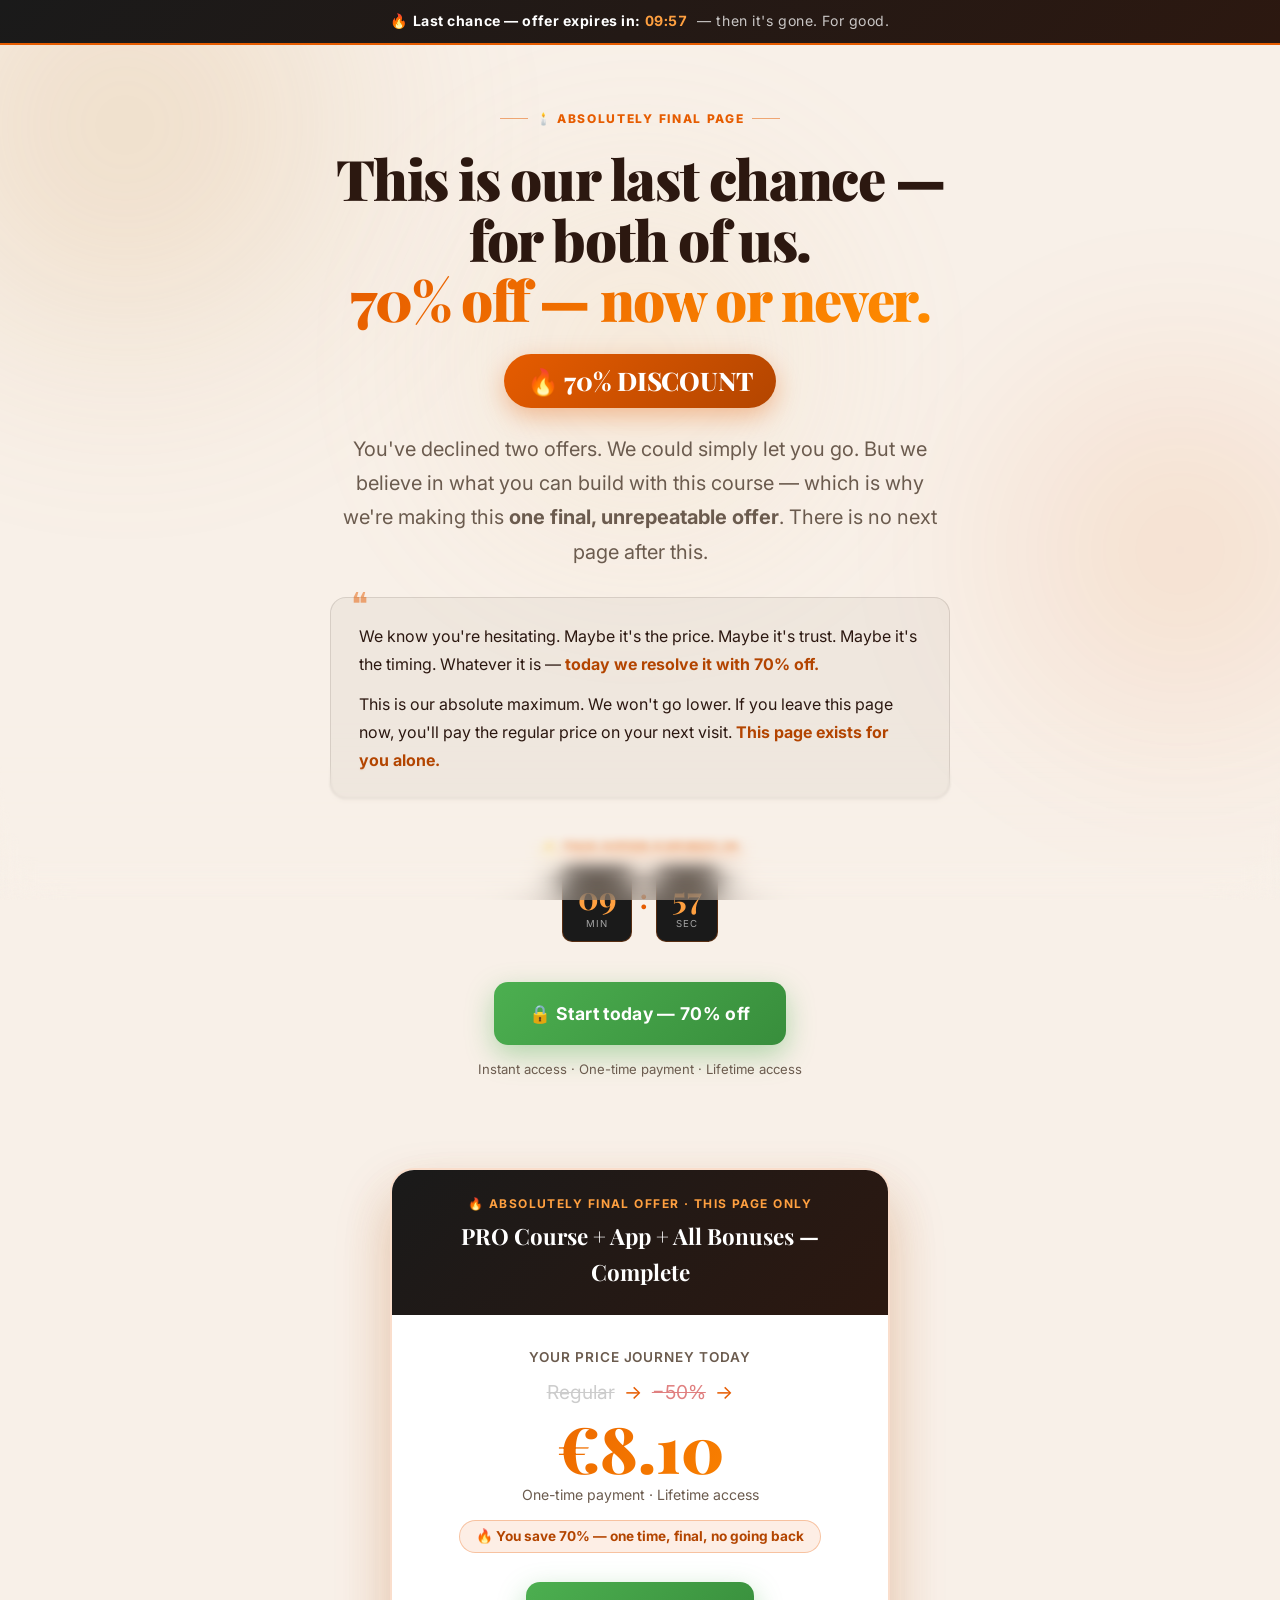
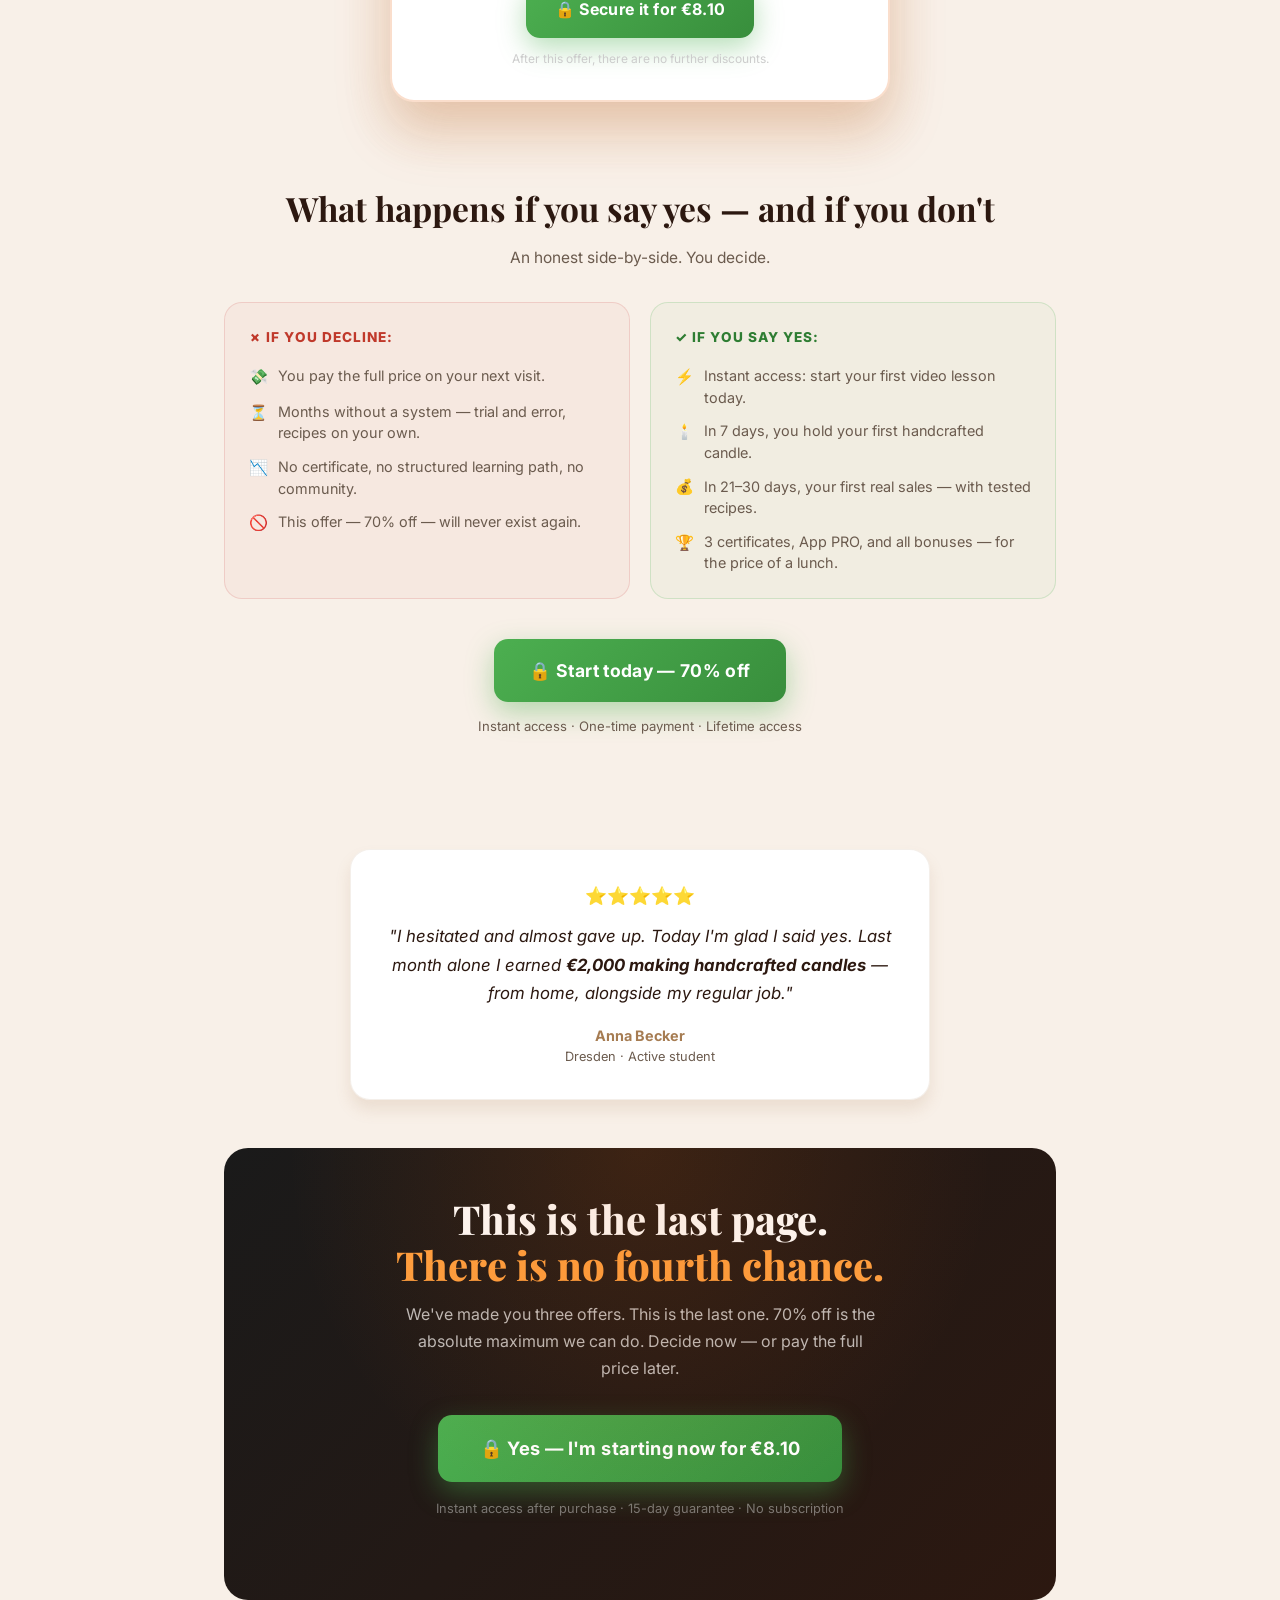
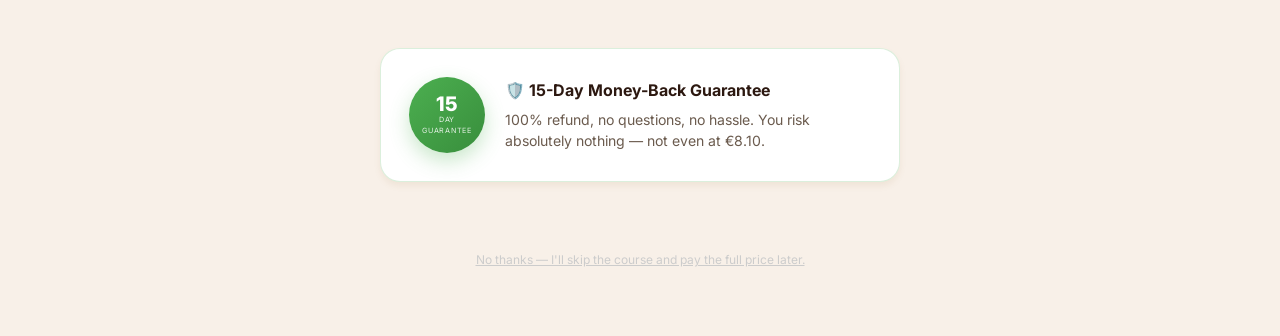
<file: ofertafinal.html>
<!DOCTYPE html>
<html lang="en">
<head>
  <meta charset="UTF-8">
  <meta name="viewport" content="width=device-width, initial-scale=1.0">
  <meta name="robots" content="noindex, nofollow">
  <meta name="googlebot" content="noindex, nofollow">
  <title>Absolutely Final Chance – 70% Off | Candle Academy</title>

  <link rel="preconnect" href="https://fonts.googleapis.com">
  <link rel="preconnect" href="https://fonts.gstatic.com" crossorigin>
  <link rel="stylesheet" href="https://fonts.googleapis.com/css2?family=Playfair+Display:wght@400;500;600;700;800;900&family=Inter:wght@300;400;500;600;700;800&display=swap" media="print" onload="this.media='all'">
  <noscript><link rel="stylesheet" href="https://fonts.googleapis.com/css2?family=Playfair+Display:wght@400;500;600;700;800;900&family=Inter:wght@300;400;500;600;700;800&display=swap"></noscript>

  <link rel="stylesheet" href="css/index.BtePxAs6.css">
  <link rel="stylesheet" href="css/footer.css">
  <link rel="stylesheet" href="css/custom.css">

  <style>
    :root {
      --primary:        #a67c52;
      --primary-dark:   #8b5e3c;
      --primary-light:  #c4956a;
      --dark:           #2c1810;
      --gray:           #6b5b4e;
      --white:          #ffffff;
      --green:          #4caf50;
      --green-dark:     #388e3c;
      --fire:           #e65c00;
      --fire-dark:      #b34500;
      --shadow-md:  0 4px 6px rgba(166,124,82,.1);
      --shadow-lg:  0 10px 15px rgba(166,124,82,.15);
      --shadow-xl:  0 20px 25px rgba(166,124,82,.2);
      --shadow-2xl: 0 25px 50px rgba(166,124,82,.25);
    }

    *, *::before, *::after { box-sizing: border-box; margin: 0; padding: 0; }

    body {
      font-family: 'Inter', sans-serif;
      background: #f8f0e8;
      color: var(--dark);
      overflow-x: hidden;
    }

    /* ── Final warning bar ── */
    .final-bar {
      background: linear-gradient(135deg, #1a1a1a, #2c1810);
      color: #fff;
      text-align: center;
      padding: 0.65rem 1rem;
      font-size: 0.88rem;
      font-weight: 700;
      letter-spacing: 0.04em;
      position: sticky;
      top: 0;
      z-index: 100;
      border-bottom: 2px solid var(--fire);
    }
    .final-bar .bar-timer {
      color: #ffa040;
      font-variant-numeric: tabular-nums;
    }
    .final-bar .bar-note {
      opacity: 0.75;
      font-weight: 400;
      margin-left: 0.4rem;
    }

    /* ── Background ── */
    .page-background {
      position: fixed;
      inset: 0;
      pointer-events: none;
      z-index: 0;
      overflow: hidden;
    }
    .gradient-orb {
      position: absolute;
      border-radius: 50%;
      filter: blur(90px);
      opacity: 0.3;
    }
    .orb-1 { width: 650px; height: 650px; background: radial-gradient(circle, #d4a76b 0%, transparent 70%); top: -200px; left: -200px; }
    .orb-2 { width: 500px; height: 500px; background: radial-gradient(circle, #e65c00 0%, transparent 70%); bottom: 100px; right: -150px; opacity: 0.15; }
    .orb-3 { width: 450px; height: 450px; background: radial-gradient(circle, #f0d0a0 0%, transparent 70%); top: 40%; left: 50%; transform: translate(-50%,-50%); }

    /* ── Layout ── */
    .container { max-width: 880px; margin: 0 auto; padding: 0 1.5rem; position: relative; z-index: 1; }

    /* ── Divider ── */
    .divider {
      width: 60px;
      height: 3px;
      background: linear-gradient(90deg, var(--fire), var(--fire-dark));
      border-radius: 2px;
      margin: 1.2rem auto;
    }

    /* ── Hero ── */
    .final-hero {
      padding: 3.5rem 0 2.5rem;
      text-align: center;
    }

    /* "Chapter" label above — feels like a closing chapter */
    .chapter-label {
      display: inline-flex;
      align-items: center;
      gap: 0.5rem;
      font-size: 0.75rem;
      font-weight: 800;
      letter-spacing: 0.14em;
      text-transform: uppercase;
      color: var(--fire);
      margin-bottom: 1.25rem;
    }
    .chapter-label::before,
    .chapter-label::after {
      content: '';
      display: block;
      width: 28px;
      height: 1px;
      background: var(--fire);
      opacity: 0.5;
    }

    /* Main headline — two lines, maximum tension */
    .final-title {
      font-family: 'Playfair Display', serif;
      font-size: clamp(2.1rem, 5vw, 3.5rem);
      font-weight: 900;
      line-height: 1.08;
      letter-spacing: -0.025em;
      color: var(--dark);
      margin-bottom: 0.5rem;
    }
    .final-title .fire-text {
      background: linear-gradient(135deg, #e65c00, #ff8c00);
      -webkit-background-clip: text;
      -webkit-text-fill-color: transparent;
      background-clip: text;
    }

    /* Discount pill */
    .discount-pill {
      display: inline-block;
      background: linear-gradient(135deg, var(--fire), var(--fire-dark));
      color: #fff;
      font-family: 'Playfair Display', serif;
      font-size: 1.6rem;
      font-weight: 800;
      padding: 0.4rem 1.4rem;
      border-radius: 100px;
      letter-spacing: -0.01em;
      margin: 1rem 0 1.5rem;
      box-shadow: 0 8px 24px rgba(230,92,0,0.35);
    }

    .final-subtitle {
      font-size: clamp(1.05rem, 2vw, 1.25rem);
      color: var(--gray);
      max-width: 600px;
      margin: 0 auto 1.75rem;
      line-height: 1.72;
    }

    /* "Confession box" — honest, direct, no manipulation language */
    .confession-box {
      background: rgba(44,24,16,0.04);
      border: 1.5px solid rgba(44,24,16,0.12);
      border-radius: 16px;
      padding: 1.5rem 1.75rem;
      max-width: 620px;
      margin: 0 auto 2.5rem;
      text-align: left;
      position: relative;
    }
    .confession-box::before {
      content: '❝';
      position: absolute;
      top: -0.6rem;
      left: 1.25rem;
      font-size: 2rem;
      color: var(--fire);
      opacity: 0.5;
      line-height: 1;
    }
    .confession-box p {
      font-size: 1rem;
      color: var(--dark);
      line-height: 1.75;
    }
    .confession-box p + p { margin-top: 0.75rem; }
    .confession-box strong { color: var(--fire-dark); }

    /* ── Timer ── */
    .timer-section { margin-bottom: 2.5rem; }
    .timer-label {
      font-size: 0.78rem;
      font-weight: 800;
      letter-spacing: 0.12em;
      text-transform: uppercase;
      color: var(--fire);
      margin-bottom: 0.7rem;
    }
    .timer-wrap {
      display: inline-flex;
      align-items: center;
      gap: 0.5rem;
    }
    .timer-block {
      display: flex;
      flex-direction: column;
      align-items: center;
      background: #1a1a1a;
      color: #fff;
      border-radius: 10px;
      padding: 0.6rem 0.9rem;
      min-width: 62px;
      border: 1px solid rgba(230,92,0,0.3);
    }
    .timer-block .num {
      font-family: 'Playfair Display', serif;
      font-size: 2rem;
      font-weight: 700;
      line-height: 1;
      color: #ffa040;
    }
    .timer-block .lbl {
      font-size: 0.6rem;
      letter-spacing: 0.08em;
      text-transform: uppercase;
      opacity: 0.6;
      margin-top: 0.2rem;
    }
    .timer-sep { font-size: 1.8rem; font-weight: 700; color: var(--fire); line-height: 1; margin-bottom: 0.8rem; }

    /* ── Price card ── */
    .price-section { padding: 3rem 0 2rem; }
    .price-card {
      background: var(--white);
      border-radius: 24px;
      box-shadow: 0 30px 60px rgba(230,92,0,0.15), var(--shadow-2xl);
      border: 2px solid rgba(230,92,0,0.2);
      overflow: hidden;
      max-width: 500px;
      margin: 0 auto;
    }
    .price-card-header {
      background: linear-gradient(135deg, #1a1a1a, #2c1810);
      color: #fff;
      padding: 1.5rem 2rem;
      text-align: center;
    }
    .price-card-header .badge-text {
      font-size: 0.75rem;
      letter-spacing: 0.12em;
      text-transform: uppercase;
      color: #ffa040;
      margin-bottom: 0.4rem;
      font-weight: 700;
    }
    .price-card-header h3 {
      font-family: 'Playfair Display', serif;
      font-size: 1.4rem;
      font-weight: 700;
    }
    .price-body { padding: 2rem; text-align: center; }
    .price-from-label {
      font-size: 0.85rem;
      color: var(--gray);
      text-transform: uppercase;
      letter-spacing: 0.07em;
      font-weight: 600;
      margin-bottom: 0.5rem;
    }
    .price-chain {
      display: flex;
      align-items: center;
      justify-content: center;
      gap: 0.6rem;
      flex-wrap: wrap;
      margin-bottom: 0.5rem;
    }
    .price-orig { font-size: 1.2rem; color: #ccc; text-decoration: line-through; }
    .price-mid  { font-size: 1.2rem; color: #e08080; text-decoration: line-through; }
    .price-arrow { font-size: 1.2rem; color: var(--fire); }
    .price-final {
      font-family: 'Playfair Display', serif;
      font-size: 4rem;
      font-weight: 900;
      background: linear-gradient(135deg, #e65c00, #ff8c00);
      -webkit-background-clip: text;
      -webkit-text-fill-color: transparent;
      background-clip: text;
      line-height: 1;
      margin: 0.25rem 0;
    }
    .price-sub { font-size: 0.88rem; color: var(--gray); margin-top: 0.3rem; }
    .price-saving {
      display: inline-block;
      background: rgba(230,92,0,0.1);
      color: var(--fire-dark);
      border: 1px solid rgba(230,92,0,0.3);
      padding: 0.3rem 1rem;
      border-radius: 100px;
      font-size: 0.85rem;
      font-weight: 700;
      margin-top: 0.8rem;
    }

    /* ── CTA ── */
    .btn-final-cta {
      display: inline-flex;
      align-items: center;
      justify-content: center;
      gap: 0.6rem;
      background: linear-gradient(135deg, var(--green), var(--green-dark));
      color: #fff;
      font-family: 'Inter', sans-serif;
      font-size: 1.1rem;
      font-weight: 700;
      padding: 1.1rem 2.2rem;
      border-radius: 14px;
      text-decoration: none;
      border: none;
      cursor: pointer;
      box-shadow: 0 10px 28px rgba(76,175,80,0.4);
      transition: all 0.3s ease;
      letter-spacing: 0.02em;
      animation: glowBtn 2.5s ease-in-out infinite;
    }
    .btn-final-cta:hover {
      transform: translateY(-3px);
      box-shadow: 0 18px 40px rgba(76,175,80,0.55);
    }
    @keyframes glowBtn {
      0%, 100% { box-shadow: 0 10px 28px rgba(76,175,80,0.4); }
      50%       { box-shadow: 0 10px 44px rgba(76,175,80,0.7); }
    }
    .cta-subtext { font-size: 0.82rem; color: var(--gray); margin-top: 0.85rem; }

    /* ── What they lose section ── */
    .loss-section { padding: 3rem 0; }
    .loss-title {
      font-family: 'Playfair Display', serif;
      font-size: clamp(1.5rem, 3vw, 2.1rem);
      font-weight: 700;
      text-align: center;
      color: var(--dark);
      margin-bottom: 0.6rem;
    }
    .loss-subtitle {
      text-align: center;
      color: var(--gray);
      margin-bottom: 2rem;
      font-size: 0.97rem;
      max-width: 540px;
      margin-left: auto;
      margin-right: auto;
    }

    /* Two-column loss vs gain */
    .loss-gain-grid {
      display: grid;
      grid-template-columns: 1fr 1fr;
      gap: 1.25rem;
      margin-bottom: 2.5rem;
    }
    .loss-card {
      background: rgba(200,50,50,0.04);
      border: 1.5px solid rgba(200,50,50,0.15);
      border-radius: 18px;
      padding: 1.5rem;
    }
    .gain-card {
      background: rgba(76,175,80,0.04);
      border: 1.5px solid rgba(76,175,80,0.2);
      border-radius: 18px;
      padding: 1.5rem;
    }
    .lg-header {
      font-weight: 800;
      font-size: 0.85rem;
      letter-spacing: 0.08em;
      text-transform: uppercase;
      margin-bottom: 1rem;
      display: flex;
      align-items: center;
      gap: 0.5rem;
    }
    .loss-card .lg-header { color: #c0392b; }
    .gain-card .lg-header { color: #2e7d32; }
    .lg-item {
      display: flex;
      align-items: flex-start;
      gap: 0.6rem;
      margin-bottom: 0.75rem;
      font-size: 0.9rem;
      line-height: 1.5;
      color: var(--gray);
    }
    .lg-item:last-child { margin-bottom: 0; }
    .lg-icon { flex-shrink: 0; margin-top: 0.05rem; font-size: 0.95rem; }

    /* ── Testimonial strip (single, most powerful) ── */
    .testimonial-strip { padding: 2rem 0 3rem; }
    .testimonial-card-final {
      background: var(--white);
      border-radius: 20px;
      padding: 2rem;
      box-shadow: var(--shadow-lg);
      border: 1px solid rgba(166,124,82,0.12);
      max-width: 580px;
      margin: 0 auto;
      text-align: center;
    }
    .t-stars { font-size: 1.1rem; margin-bottom: 0.75rem; }
    .t-quote {
      font-style: italic;
      font-size: 1.05rem;
      color: var(--dark);
      line-height: 1.7;
      margin-bottom: 1rem;
    }
    .t-name { font-weight: 700; color: var(--primary); font-size: 0.9rem; }
    .t-loc  { font-size: 0.8rem; color: var(--gray); }

    /* ── Hard close section ── */
    .hard-close {
      background: linear-gradient(135deg, #1a1a1a, #2c1810);
      border-radius: 24px;
      padding: 3rem 2.5rem;
      text-align: center;
      margin: 0 0 3rem;
      position: relative;
      overflow: hidden;
    }
    .hard-close::before {
      content: '';
      position: absolute;
      inset: 0;
      background: radial-gradient(ellipse at 50% 0%, rgba(230,92,0,0.15) 0%, transparent 60%);
      pointer-events: none;
    }
    .hard-close h2 {
      font-family: 'Playfair Display', serif;
      font-size: clamp(1.7rem, 3.5vw, 2.5rem);
      font-weight: 800;
      color: #fff;
      margin-bottom: 0.8rem;
      line-height: 1.15;
    }
    .hard-close h2 em {
      font-style: normal;
      color: #ffa040;
    }
    .hard-close p {
      color: rgba(255,255,255,0.7);
      font-size: 1rem;
      line-height: 1.7;
      max-width: 480px;
      margin: 0 auto 2rem;
    }
    .hard-close .final-note {
      font-size: 0.8rem;
      color: rgba(255,255,255,0.4);
      margin-top: 1rem;
    }

    /* ── Guarantee seal ── */
    .guarantee-section { padding: 0 0 3rem; }
    .guarantee-card {
      background: var(--white);
      border-radius: 20px;
      padding: 1.75rem;
      box-shadow: var(--shadow-md);
      border: 1.5px solid rgba(76,175,80,0.2);
      display: flex;
      align-items: center;
      gap: 1.25rem;
      max-width: 520px;
      margin: 0 auto;
    }
    .guarantee-seal {
      width: 76px; height: 76px;
      border-radius: 50%;
      background: linear-gradient(135deg, var(--green), var(--green-dark));
      display: flex; flex-direction: column;
      align-items: center; justify-content: center;
      flex-shrink: 0;
      box-shadow: 0 8px 20px rgba(76,175,80,0.3);
      color: #fff;
    }
    .guarantee-seal .seal-days  { font-size: 1.25rem; font-weight: 800; line-height: 1; }
    .guarantee-seal .seal-label { font-size: 0.45rem; letter-spacing: 0.1em; text-transform: uppercase; opacity: 0.85; }
    .guarantee-text h4 { font-weight: 700; color: var(--dark); margin-bottom: 0.3rem; }
    .guarantee-text p  { font-size: 0.88rem; color: var(--gray); line-height: 1.55; }

    /* ── Decline ── */
    .decline-wrap { text-align: center; padding: 1rem 0 4rem; }
    .decline-link {
      font-size: 0.75rem;
      color: #ccc;
      text-decoration: underline;
      cursor: pointer;
      background: none;
      border: none;
      font-family: inherit;
    }
    .decline-link:hover { color: #aaa; }

    /* ── Progressive blur ── */
    .progressive-blur {
      position: fixed;
      bottom: 0; left: 0;
      width: 100%; height: 180px;
      z-index: 999;
      pointer-events: none;
    }
    .blur-layer { position: absolute; inset: 0; }

    /* ── Responsive ── */
    @media (max-width: 600px) {
      .final-title { font-size: 2rem; }
      .price-final  { font-size: 3rem; }
      .loss-gain-grid { grid-template-columns: 1fr; }
      .hard-close { padding: 2rem 1.25rem; }
      .guarantee-card { flex-direction: column; text-align: center; }
    }
  </style>
<!-- Pinterest Tag -->
<script>
!function(e){if(!window.pintrk){window.pintrk=function(){window.pintrk.queue.push(Array.prototype.slice.call(arguments))};var n=window.pintrk;n.queue=[],n.version='3.0';var t=document.createElement('script');t.async=!0,t.src=e;var r=document.getElementsByTagName('script')[0];r.parentNode.insertBefore(t,r)}}('https://s.pinimg.com/ct/core.js');
pintrk('load', '2614321075437');
pintrk('page');
</script>
<noscript><img height='1' width='1' style='display:none;' alt='' src='https://ct.pinterest.com/v3/?event=init&tid=&noscript=1'/></noscript>
<!-- end Pinterest Tag -->
</head>
<body>

  <script>
    /* Mark this as the final offer — no more redirects after this */
    sessionStorage.setItem('finalOfferSeen', 'true');
    sessionStorage.setItem('exitOfferSeen',  'true');
    window.__onFinalOffer = true;
  </script>

  <div class="page-background">
    <div class="gradient-orb orb-1"></div>
    <div class="gradient-orb orb-2"></div>
    <div class="gradient-orb orb-3"></div>
  </div>

  <!-- Final urgency bar -->
  <div class="final-bar">
    🔥 Last chance — offer expires in:
    <span class="bar-timer" id="bar-timer">09:59</span>
    <span class="bar-note">— then it's gone. For good.</span>
  </div>

  <!-- ══════════════════════════════════════════
       HERO
  ══════════════════════════════════════════ -->
  <section class="final-hero">
    <div class="container">

      <div class="chapter-label">🕯️ ABSOLUTELY FINAL PAGE</div>

      <h1 class="final-title">
        This is our last chance —<br>
        for both of us.<br>
        <span class="fire-text">70% off — now or never.</span>
      </h1>

      <div>
        <div class="discount-pill">🔥 70% DISCOUNT</div>
      </div>

      <p class="final-subtitle">
        You've declined two offers. We could simply let you go.
        But we believe in what you can build with this course —
        which is why we're making this <strong>one final, unrepeatable offer</strong>.
        There is no next page after this.
      </p>

      <div class="confession-box">
        <p>
          We know you're hesitating. Maybe it's the price.
          Maybe it's trust. Maybe it's the timing.
          Whatever it is — <strong>today we resolve it with 70% off.</strong>
        </p>
        <p>
          This is our absolute maximum. We won't go lower.
          If you leave this page now, you'll pay the regular price
          on your next visit. <strong>This page exists for you alone.</strong>
        </p>
      </div>

      <!-- Timer -->
      <div class="timer-section">
        <div class="timer-label">⚡ THIS OFFER EXPIRES IN</div>
        <div class="timer-wrap">
          <div class="timer-block">
            <span class="num" id="t-min">09</span>
            <span class="lbl">Min</span>
          </div>
          <div class="timer-sep">:</div>
          <div class="timer-block">
            <span class="num" id="t-sec">59</span>
            <span class="lbl">Sec</span>
          </div>
        </div>
      </div>

      <!-- CTA -->
      <a href="https://pay.hotmart.com/E103489708H?off=ro5ifmom" class="btn-final-cta" target="_blank" rel="noopener">
        🔒 Start today — 70% off
      </a>
      <p class="cta-subtext">Instant access · One-time payment · Lifetime access</p>

    </div>
  </section>

  <!-- ══════════════════════════════════════════
       PRICE CARD
  ══════════════════════════════════════════ -->
  <section class="price-section">
    <div class="container">
      <div class="price-card">
        <div class="price-card-header">
          <div class="badge-text">🔥 ABSOLUTELY FINAL OFFER · THIS PAGE ONLY</div>
          <h3>PRO Course + App + All Bonuses — Complete</h3>
        </div>
        <div class="price-body">
          <div class="price-from-label">YOUR PRICE JOURNEY TODAY</div>
          <div class="price-chain">
            <span class="price-orig">Regular</span>
            <span class="price-arrow">→</span>
            <span class="price-mid">−50%</span>
            <span class="price-arrow">→</span>
          </div>
          <div class="price-final">€8.10</div>
          <div class="price-sub">One-time payment · Lifetime access</div>
          <div class="price-saving">🔥 You save 70% — one time, final, no going back</div>

          <div style="margin-top: 1.8rem;">
            <a href="https://pay.hotmart.com/E103489708H?off=ro5ifmom" class="btn-final-cta" target="_blank" rel="noopener" style="font-size:1rem; padding: 0.95rem 1.8rem;">
              🔒 Secure it for €8.10
            </a>
          </div>
          <p style="font-size:0.75rem; color:#ccc; margin-top:0.7rem;">
            After this offer, there are no further discounts.
          </p>
        </div>
      </div>
    </div>
  </section>

  <!-- ══════════════════════════════════════════
       LOSS VS GAIN
  ══════════════════════════════════════════ -->
  <section class="loss-section">
    <div class="container">

      <h2 class="loss-title">What happens if you say yes — and if you don't</h2>
      <p class="loss-subtitle">An honest side-by-side. You decide.</p>

      <div class="loss-gain-grid">
        <!-- Lose column -->
        <div class="loss-card">
          <div class="lg-header">✗ IF YOU DECLINE:</div>
          <div class="lg-item"><span class="lg-icon">💸</span>You pay the full price on your next visit.</div>
          <div class="lg-item"><span class="lg-icon">⏳</span>Months without a system — trial and error, recipes on your own.</div>
          <div class="lg-item"><span class="lg-icon">📉</span>No certificate, no structured learning path, no community.</div>
          <div class="lg-item"><span class="lg-icon">🚫</span>This offer — 70% off — will never exist again.</div>
        </div>
        <!-- Gain column -->
        <div class="gain-card">
          <div class="lg-header">✓ IF YOU SAY YES:</div>
          <div class="lg-item"><span class="lg-icon">⚡</span>Instant access: start your first video lesson today.</div>
          <div class="lg-item"><span class="lg-icon">🕯️</span>In 7 days, you hold your first handcrafted candle.</div>
          <div class="lg-item"><span class="lg-icon">💰</span>In 21–30 days, your first real sales — with tested recipes.</div>
          <div class="lg-item"><span class="lg-icon">🏆</span>3 certificates, App PRO, and all bonuses — for the price of a lunch.</div>
        </div>
      </div>

      <!-- CTA mid-page -->
      <div style="text-align:center; margin: 1rem 0 2rem;">
        <a href="https://pay.hotmart.com/E103489708H?off=ro5ifmom" class="btn-final-cta" target="_blank" rel="noopener">
          🔒 Start today — 70% off
        </a>
        <p class="cta-subtext">Instant access · One-time payment · Lifetime access</p>
      </div>

    </div>
  </section>

  <!-- ══════════════════════════════════════════
       TESTIMONIAL (single, strongest)
  ══════════════════════════════════════════ -->
  <section class="testimonial-strip">
    <div class="container">
      <div class="testimonial-card-final">
        <div class="t-stars">⭐⭐⭐⭐⭐</div>
        <p class="t-quote">
          "I hesitated and almost gave up. Today I'm glad I said yes. Last month alone I earned
          <strong>€2,000 making handcrafted candles</strong> —
          from home, alongside my regular job."
        </p>
        <div class="t-name">Anna Becker</div>
        <div class="t-loc">Dresden · Active student</div>
      </div>
    </div>
  </section>

  <!-- ══════════════════════════════════════════
       HARD CLOSE
  ══════════════════════════════════════════ -->
  <div class="container">
    <div class="hard-close">
      <h2>
        This is the last page.<br>
        <em>There is no fourth chance.</em>
      </h2>
      <p>
        We've made you three offers. This is the last one.
        70% off is the absolute maximum we can do.
        Decide now — or pay the full price later.
      </p>
      <a href="https://pay.hotmart.com/E103489708H?off=ro5ifmom" class="btn-final-cta" target="_blank" rel="noopener" style="font-size:1.15rem; padding:1.2rem 2.6rem;">
        🔒 Yes — I'm starting now for €8.10
      </a>
      <p class="final-note">Instant access after purchase · 15-day guarantee · No subscription</p>
    </div>
  </div>

  <!-- ══════════════════════════════════════════
       GUARANTEE
  ══════════════════════════════════════════ -->
  <section class="guarantee-section">
    <div class="container">
      <div class="guarantee-card">
        <div class="guarantee-seal">
          <div class="seal-days">15</div>
          <div class="seal-label">Day</div>
          <div class="seal-label">Guarantee</div>
        </div>
        <div class="guarantee-text">
          <h4>🛡️ 15-Day Money-Back Guarantee</h4>
          <p>
            100% refund, no questions, no hassle.
            You risk absolutely nothing — not even at €8.10.
          </p>
        </div>
      </div>
    </div>
  </section>

  <!-- ══════════════════════════════════════════
       DECLINE
  ══════════════════════════════════════════ -->
  <div class="decline-wrap">
    <button class="decline-link" onclick="window.location.href='index-preview.html'">
      No thanks — I'll skip the course and pay the full price later.
    </button>
  </div>

  <!-- Progressive Blur -->
  <div class="progressive-blur" id="prog-blur"></div>

  <!-- ══════════════════════════════════════════
       SCRIPTS
  ══════════════════════════════════════════ -->
  <script>
    // ── Countdown: 10 minutes (shorter = higher urgency) ──
    (function () {
      var DURATION = 10 * 60;
      var KEY = 'finalTimerEnd';

      if (!sessionStorage.getItem(KEY)) {
        sessionStorage.setItem(KEY, Date.now() + DURATION * 1000);
      }

      function tick() {
        var remaining = Math.max(0, Math.floor((+sessionStorage.getItem(KEY) - Date.now()) / 1000));
        var m = Math.floor(remaining / 60);
        var s = remaining % 60;
        var mm = String(m).padStart(2, '0');
        var ss = String(s).padStart(2, '0');

        var el = function(id) { return document.getElementById(id); };
        if (el('t-min'))   el('t-min').textContent   = mm;
        if (el('t-sec'))   el('t-sec').textContent   = ss;
        if (el('bar-timer')) el('bar-timer').textContent = mm + ':' + ss;

        if (remaining > 0) {
          setTimeout(tick, 1000);
        } else {
          var bar = document.querySelector('.final-bar');
          if (bar) {
            bar.style.background = '#7a0000';
            bar.innerHTML = '⛔ The offer has expired. <a href="index-preview.html" style="color:#ffa040;font-weight:700;">Go to main page →</a>';
          }
        }
      }
      tick();
    })();

    // ── Progressive Blur ──
    (function () {
      var blurValues = [0.25, 0.5, 1, 2, 4, 8, 16, 32];
      var masks = [
        'linear-gradient(to bottom, transparent 0%, black 12.5%, black 25%, transparent 37.5%)',
        'linear-gradient(to bottom, transparent 12.5%, black 25%, black 37.5%, transparent 50%)',
        'linear-gradient(to bottom, transparent 25%, black 37.5%, black 50%, transparent 62.5%)',
        'linear-gradient(to bottom, transparent 37.5%, black 50%, black 62.5%, transparent 75%)',
        'linear-gradient(to bottom, transparent 50%, black 62.5%, black 75%, transparent 87.5%)',
        'linear-gradient(to bottom, transparent 62.5%, black 75%, black 87.5%, transparent 100%)',
        'linear-gradient(to bottom, transparent 75%, black 87.5%, black 100%)',
        'linear-gradient(to bottom, transparent 87.5%, black 100%)',
      ];
      var c = document.getElementById('prog-blur');
      blurValues.forEach(function(blur, i) {
        var l = document.createElement('div');
        l.className = 'blur-layer';
        l.style.backdropFilter = 'blur(' + blur + 'px)';
        l.style.webkitBackdropFilter = 'blur(' + blur + 'px)';
        l.style.maskImage = masks[i];
        l.style.webkitMaskImage = masks[i];
        c.appendChild(l);
      });
    })();
  </script>

<!-- Pinterest Events -->
<script>
(function() {
  // Lead: user reached 70% OFF — highest intent signal
  pintrk('track', 'Lead', {
    lead_type: 'downsell_70',
    value: 8.10,
    currency: 'EUR'
  });

  document.addEventListener('click', function(e) {
    var link = e.target.closest('a[href*="pay.hotmart.com"]');
    if (link) {
      pintrk('track', 'InitiateCheckout', {
        value: 8.10,
        currency: 'EUR',
        order_quantity: 1,
        product_name: 'Candle Business Academy – 70% OFF'
      });
    }
  });
})();
</script>
<!-- end Pinterest Events -->
</body>
</html>
</file>
<file: css/index.BtePxAs6.css>
.section {
  padding: 5rem 0;
  position: relative
}

.section-title {
  font-family: Playfair Display, serif;
  font-size: clamp(2.5rem, 5vw, 4rem);
  font-weight: 700;
  text-align: center;
  margin-bottom: 1.5rem;
  color: var(--dark);
  line-height: 1.1;
  letter-spacing: -.02em
}

.section-subtitle {
  font-size: clamp(1.1rem, 2vw, 1.3rem);
  text-align: center;
  margin-bottom: 3rem;
  color: var(--gray);
  max-width: 700px;
  margin-left: auto;
  margin-right: auto;
  font-weight: 400;
  line-height: 1.7
}

.btn {
  display: inline-flex;
  align-items: center;
  justify-content: center;
  padding: 1rem 2rem;
  font-size: 1rem;
  font-weight: 600;
  text-decoration: none;
  border-radius: 12px;
  transition: all .3s cubic-bezier(.4, 0, .2, 1);
  cursor: pointer;
  border: none;
  text-align: center;
  gap: .5rem;
  position: relative;
  overflow: hidden;
  letter-spacing: .025em
}

.btn:before {
  content: "";
  position: absolute;
  top: 0;
  left: -100%;
  width: 100%;
  height: 100%;
  background: linear-gradient(90deg, transparent, rgba(255, 255, 255, .2), transparent);
  transition: left .5s
}

.btn:hover:before {
  left: 100%
}

.btn-primary {
  background: linear-gradient(135deg, var(--green), var(--green-dark));
  color: var(--white);
  box-shadow: var(--shadow-lg)
}

.btn-primary:hover {
  transform: translateY(-2px);
  box-shadow: 0 25px 50px -12px rgba(76, 175, 80, .4);
  background: linear-gradient(135deg, var(--green-dark), #2E7D32)
}

.btn-secondary {
  background: var(--gradient-secondary);
  color: var(--white);
  box-shadow: var(--shadow-lg)
}

.btn-secondary:hover {
  transform: translateY(-2px);
  box-shadow: var(--shadow-2xl)
}

.btn-outline {
  background: transparent;
  color: var(--primary);
  border: 2px solid var(--primary)
}

.btn-outline:hover {
  background: var(--primary);
  color: var(--white);
  transform: translateY(-2px)
}

.gradient-text {
  background: var(--gradient-primary);
  -webkit-background-clip: text;
  -webkit-text-fill-color: transparent;
  background-clip: text
}

.card {
  background: var(--white);
  border-radius: 20px;
  padding: 2rem;
  box-shadow: var(--shadow-md);
  border: 1px solid rgba(166, 124, 82, .1);
  transition: all .3s cubic-bezier(.4, 0, .2, 1);
  position: relative;
  overflow: hidden
}

.card:before {
  content: "";
  position: absolute;
  top: 0;
  left: 0;
  right: 0;
  height: 3px;
  background: var(--gradient-primary);
  transform: scaleX(0);
  transition: transform .3s ease
}

.card:hover {
  transform: translateY(-5px);
  box-shadow: var(--shadow-xl)
}

.card:hover:before {
  transform: scaleX(1)
}

.animate-fade-in {
  opacity: 0;
  transform: translateY(30px);
  transition: all .6s cubic-bezier(.4, 0, .2, 1);
  will-change: transform, opacity
}

.animate-fade-in.in-view {
  opacity: 1;
  transform: translateY(0);
  will-change: auto
}

.animate-slide-left {
  opacity: 0;
  transform: translate(-50px);
  transition: all .6s cubic-bezier(.4, 0, .2, 1);
  will-change: transform, opacity
}

.animate-slide-left.in-view {
  opacity: 1;
  transform: translate(0);
  will-change: auto
}

.animate-slide-right {
  opacity: 0;
  transform: translate(50px);
  transition: all .6s cubic-bezier(.4, 0, .2, 1);
  will-change: transform, opacity
}

.animate-slide-right.in-view {
  opacity: 1;
  transform: translate(0);
  will-change: auto
}

.floating {
  animation: floating 3s ease-in-out infinite
}

@keyframes floating {

  0%,
  to {
    transform: translateY(0)
  }

  50% {
    transform: translateY(-10px)
  }
}

.pulse {
  animation: pulse 2s cubic-bezier(.4, 0, .6, 1) infinite
}

@keyframes pulse {

  0%,
  to {
    opacity: 1
  }

  50% {
    opacity: .5
  }
}

.rotate {
  animation: rotate 20s linear infinite
}

@keyframes rotate {
  0% {
    transform: rotate(0)
  }

  to {
    transform: rotate(360deg)
  }
}

@media (prefers-reduced-motion: reduce) {

  .animate-fade-in,
  .animate-slide-left,
  .animate-slide-right {
    transition: none
  }

  .floating,
  .pulse,
  .rotate {
    animation: none
  }
}

@media (max-width: 768px) {
  .container {
    padding: 0 1rem
  }

  .section {
    padding: 3rem 0
  }

  .btn {
    padding: .875rem 1.5rem;
    font-size: .9rem
  }
}

:root {
  --primary: #A67C52;
  /* Marrom caramelo */
  --primary-dark: #8B6B47;
  /* Marrom escuro */
  --primary-light: #C4A088;
  /* Marrom claro/bege rosado */
  --secondary: #8B6B47;
  /* Marrom escuro */
  --secondary-light: #A67C52;
  /* Marrom caramelo */
  --accent: #A67C52;
  /* Marrom caramelo */
  --success: #8B6B47;
  /* Marrom escuro */
  --green: #4CAF50;
  /* Verde vibrante para botões e destaques */
  --green-dark: #388E3C;
  /* Verde escuro */

  /* Cores de Texto */
  --dark: #222222;
  /* Preto suave */
  --dark-light: #333333;
  /* Cinza escuro */
  --gray: #555555;
  /* Cinza médio */
  --gray-light: #777777;
  /* Cinza claro */

  /* Cores de Fundo */
  --white: #F5F0E8;
  /* Bege areia / off-white quente */
  --cream: #E8DFD3;
  /* Creme bege */

  /* Gradientes atualizados com novas cores */
  --gradient-primary: linear-gradient(135deg, var(--primary) 0%, var(--primary-dark) 100%);
  --gradient-secondary: linear-gradient(135deg, var(--primary-dark) 0%, var(--primary) 100%);
  --gradient-dark: linear-gradient(135deg, var(--dark) 0%, var(--dark-light) 100%);
  --gradient-green: linear-gradient(135deg, var(--green) 0%, var(--green-dark) 100%);

  /* Sombras atualizadas (baseadas em preto/neutro para melhor aparência) */
  --shadow-sm: 0 1px 2px 0 rgb(0 0 0 / .05);
  --shadow-md: 0 4px 6px -1px rgb(0 0 0 / .1);
  --shadow-lg: 0 10px 15px -3px rgb(0 0 0 / .1);
  --shadow-xl: 0 20px 25px -5px rgb(0 0 0 / .1);
  --shadow-2xl: 0 25px 50px -12px rgb(0 0 0 / .25);
}

[data-astro-cid-sckkx6r4] {
  margin: 0;
  padding: 0;
  box-sizing: border-box
}

html {
  scroll-behavior: smooth;
  font-size: 16px
}

body {
  font-family: Inter, -apple-system, BlinkMacSystemFont, Segoe UI, Roboto, sans-serif;
  line-height: 1.6;
  color: var(--dark);
  background: var(--white);
  overflow-x: hidden
}

.top-bar[data-astro-cid-sckkx6r4] {
  position: fixed;
  top: 0;
  left: 0;
  width: 100%;
  background: var(--gradient-primary);
  color: #fff;
  z-index: 1000;
  padding: .75rem 0;
  box-shadow: var(--shadow-lg);
  backdrop-filter: blur(10px)
}

.hero[data-astro-cid-sckkx6r4] {
  min-height: 100vh;
  display: flex;
  align-items: center;
  position: relative;
  overflow: hidden;
  background: linear-gradient(135deg, var(--white), var(--cream), var(--white));
  padding-top: 4rem
}

.container[data-astro-cid-sckkx6r4] {
  max-width: 1200px;
  margin: 0 auto;
  padding: 0 1.5rem
}

.top-bar[data-astro-cid-lq7i5isa] {
  position: absolute;
  top: 0;
  left: 0;
  width: 100%;
  background: var(--gradient-primary);
  color: #fff;
  z-index: 1000;
  padding: .75rem 0;
  box-shadow: var(--shadow-lg);
  backdrop-filter: blur(10px);
  transition: transform .3s ease, opacity .3s ease
}

.top-bar-content[data-astro-cid-lq7i5isa] {
  display: flex;
  justify-content: center;
  align-items: center;
  text-align: center
}

.top-bar-text[data-astro-cid-lq7i5isa] {
  font-size: .9rem;
  font-weight: 500;
  line-height: 1.4;
  letter-spacing: .025em
}

.highlight[data-astro-cid-lq7i5isa] {
  font-weight: 700;
  background: #fff3;
  padding: .2rem .5rem;
  border-radius: 6px;
  margin-right: .5rem;
  backdrop-filter: blur(5px)
}

@media (max-width: 768px) {
  .top-bar[data-astro-cid-lq7i5isa] {
    padding: .6rem 0
  }

  .top-bar-text[data-astro-cid-lq7i5isa] {
    font-size: 1rem;
    padding: 0 1rem;
    line-height: 1.5
  }

  .highlight[data-astro-cid-lq7i5isa] {
    font-size: 1rem;
    padding: .15rem .4rem;
    margin-right: .3rem;
    display: inline
  }
}

@media (max-width: 480px) {
  .top-bar[data-astro-cid-lq7i5isa] {
    padding: .8rem 0
  }

  .top-bar-text[data-astro-cid-lq7i5isa] {
    font-size: .95rem;
    padding: 0 .8rem;
    line-height: 1.4
  }

  .highlight[data-astro-cid-lq7i5isa] {
    font-size: .95rem;
    padding: .2rem .5rem;
    margin-right: .4rem;
    display: block;
    margin-bottom: .3rem
  }
}

.hero[data-astro-cid-bbe6dxrz] {
  min-height: 100vh;
  display: flex;
  align-items: center;
  justify-content: center;
  position: relative;
  overflow: hidden;
  background: linear-gradient(135deg, var(--white), var(--cream), var(--white));
  padding-top: 4rem;
  width: 100%
}

.hero-background[data-astro-cid-bbe6dxrz] {
  position: absolute;
  top: 0;
  left: 0;
  width: 100%;
  height: 100%;
  z-index: 0
}

.gradient-orb[data-astro-cid-bbe6dxrz] {
  position: absolute;
  border-radius: 50%;
  filter: blur(100px);
  opacity: .7;
  animation: float 6s ease-in-out infinite;
  will-change: transform
}

.orb-1[data-astro-cid-bbe6dxrz] {
  width: 400px;
  height: 400px;
  background: var(--gradient-primary);
  top: -200px;
  left: -200px;
  animation-delay: 0s
}

.orb-2[data-astro-cid-bbe6dxrz] {
  width: 300px;
  height: 300px;
  background: var(--gradient-secondary);
  top: 50%;
  right: -150px;
  animation-delay: 2s
}

.orb-3[data-astro-cid-bbe6dxrz] {
  width: 250px;
  height: 250px;
  background: linear-gradient(135deg, var(--success), var(--primary));
  bottom: -125px;
  left: 30%;
  animation-delay: 4s
}

@keyframes float {

  0%,
  to {
    transform: translateY(0) rotate(0)
  }

  33% {
    transform: translateY(-20px) rotate(120deg)
  }

  66% {
    transform: translateY(10px) rotate(240deg)
  }
}

.container[data-astro-cid-bbe6dxrz] {
  max-width: 1200px;
  margin: 0 auto;
  padding: 0 1.5rem;
  width: 100%;
  display: flex;
  justify-content: center
}

.hero-content[data-astro-cid-bbe6dxrz] {
  position: relative;
  z-index: 1;
  text-align: center;
  max-width: 1100px;
  margin: 0 auto;
  padding: 2rem 0;
  width: 100%;
  display: flex;
  flex-direction: column;
  align-items: center
}

.hero-badge[data-astro-cid-bbe6dxrz] {
  display: inline-flex;
  align-items: center;
  gap: .5rem;
  background: rgba(166, 124, 82, .1);
  border: 1px solid rgba(166, 124, 82, .2);
  border-radius: 50px;
  padding: .75rem 1.5rem;
  margin-bottom: 2rem;
  margin-top: 1rem;
  font-size: .9rem;
  font-weight: 500;
  color: var(--primary);
  backdrop-filter: blur(10px)
}

.badge-icon[data-astro-cid-bbe6dxrz] {
  font-size: 1.1rem
}

.badge-text[data-astro-cid-bbe6dxrz] {
  display: inline
}

.hero-title[data-astro-cid-bbe6dxrz] {
  font-family: Playfair Display, serif;
  font-size: clamp(2rem, 4.5vw, 3.5rem);
  font-weight: 800;
  line-height: 1.2;
  margin-bottom: 2rem;
  color: var(--dark);
  letter-spacing: -.02em;
  max-width: 950px;
  margin-left: auto;
  margin-right: auto;
  text-align: center
}

.hero-subtitle[data-astro-cid-bbe6dxrz] {
  font-size: clamp(1.1rem, 2.2vw, 1.3rem);
  margin-bottom: 3rem;
  color: var(--gray);
  line-height: 1.7;
  max-width: 850px;
  margin-left: auto;
  margin-right: auto;
  text-align: center
}

.hero-subtitle[data-astro-cid-bbe6dxrz] strong[data-astro-cid-bbe6dxrz] {
  color: var(--primary);
  font-weight: 700
}

.video-container[data-astro-cid-bbe6dxrz] {
  margin: 3rem 0;
  width: 100%;
  display: flex;
  justify-content: center
}

.video-wrapper[data-astro-cid-bbe6dxrz] {
  max-width: 900px;
  margin: 0 auto;
  position: relative;
  transition: all .3s cubic-bezier(.4, 0, .2, 1);
  width: 100%
}

.video-wrapper[data-astro-cid-bbe6dxrz]:hover {
  transform: translateY(-5px)
}

#vid_68154b0f8fced9179fa30426[data-astro-cid-bbe6dxrz] {
  transition: all .3s ease;
  background: #f4f4f41a;
  backdrop-filter: blur(20px);
  cursor: pointer;
  width: 100%
}

#vid_68154b0f8fced9179fa30426[data-astro-cid-bbe6dxrz]:hover {
  box-shadow: var(--shadow-2xl) !important;
  border-color: var(--primary) !important
}

.cta-section[data-astro-cid-bbe6dxrz] {
  margin: 2rem 0;
  width: 100%;
  display: flex;
  justify-content: center
}

.btn-hero[data-astro-cid-bbe6dxrz] {
  font-size: 1.2rem;
  padding: 1.25rem 2.5rem;
  border-radius: 15px
}

.btn-icon[data-astro-cid-bbe6dxrz] {
  font-size: 1.3rem
}

.hero-stats[data-astro-cid-bbe6dxrz] {
  display: flex;
  justify-content: center;
  align-items: center;
  gap: 2rem;
  margin-top: 3rem;
  padding: 2rem;
  background: rgba(245, 240, 232, .8);
  border-radius: 20px;
  backdrop-filter: blur(20px);
  border: 1px solid rgba(166, 124, 82, .1);
  box-shadow: var(--shadow-lg);
  max-width: 800px;
  margin-left: auto;
  margin-right: auto;
  width: 100%
}

.stat-item[data-astro-cid-bbe6dxrz] {
  text-align: center
}

.stat-number[data-astro-cid-bbe6dxrz] {
  font-family: Playfair Display, serif;
  font-size: 2rem;
  font-weight: 700;
  color: var(--primary);
  margin-bottom: .25rem
}

.stat-label[data-astro-cid-bbe6dxrz] {
  font-size: .9rem;
  color: var(--gray);
  font-weight: 500
}

.stat-divider[data-astro-cid-bbe6dxrz] {
  width: 1px;
  height: 40px;
  background: rgba(166, 124, 82, .2)
}

@media (max-width: 1024px) {
  .container[data-astro-cid-bbe6dxrz] {
    padding: 0 2rem
  }

  .hero-content[data-astro-cid-bbe6dxrz] {
    max-width: 100%;
    padding: 1.5rem 0
  }
}

@media (max-width: 768px) {
  .hero[data-astro-cid-bbe6dxrz] {
    padding-top: 3.5rem
  }

  .container[data-astro-cid-bbe6dxrz] {
    padding: 0 1rem
  }

  .hero-content[data-astro-cid-bbe6dxrz] {
    max-width: 100%;
    padding: 1.5rem 0
  }

  .hero-badge[data-astro-cid-bbe6dxrz] {
    margin-top: 2.5rem;
    margin-bottom: 1.5rem;
    font-size: .8rem;
    padding: .6rem 1.2rem
  }

  .hero-title[data-astro-cid-bbe6dxrz] {
    font-size: clamp(1.8rem, 6vw, 2.5rem);
    text-align: center;
    line-height: 1.3
  }

  .badge-text[data-astro-cid-bbe6dxrz] {
    display: block;
    text-align: center
  }

  .mobile-line-1[data-astro-cid-bbe6dxrz],
  .mobile-line-2[data-astro-cid-bbe6dxrz] {
    display: inline
  }

  .mobile-line-1[data-astro-cid-bbe6dxrz],
  .mobile-line-2[data-astro-cid-bbe6dxrz] {
    display: block;
    line-height: 1.3
  }

  .mobile-line-2[data-astro-cid-bbe6dxrz] {
    margin-top: .2rem
  }

  .hero-subtitle[data-astro-cid-bbe6dxrz] {
    font-size: clamp(1rem, 3vw, 1.1rem);
    max-width: 100%
  }

  .hero-stats[data-astro-cid-bbe6dxrz] {
    flex-direction: column;
    gap: 1rem;
    padding: 1.5rem;
    margin-top: 2rem
  }

  .stat-divider[data-astro-cid-bbe6dxrz] {
    width: 40px;
    height: 1px
  }

  .video-wrapper[data-astro-cid-bbe6dxrz] {
    max-width: 100%
  }

  .btn-hero[data-astro-cid-bbe6dxrz] {
    font-size: 1rem;
    padding: 1rem 2rem
  }
}

@media (prefers-reduced-motion: reduce) {
  .gradient-orb[data-astro-cid-bbe6dxrz] {
    animation: none
  }

  .video-wrapper[data-astro-cid-bbe6dxrz]:hover {
    transform: none
  }
}

.objections[data-astro-cid-fnvhmhbv] {
  background: linear-gradient(135deg, var(--cream), var(--white), var(--cream));
  position: relative
}

.objections[data-astro-cid-fnvhmhbv]:before {
  content: "";
  position: absolute;
  top: 0;
  left: 0;
  width: 100%;
  height: 100%;
  background-image: radial-gradient(circle at 25% 25%, rgba(166, 124, 82, .03) 1px, transparent 1px), radial-gradient(circle at 75% 75%, rgba(139, 107, 71, .03) 1px, transparent 1px);
  background-size: 60px 60px;
  background-position: 0 0, 30px 30px
}

.section-header[data-astro-cid-fnvhmhbv] {
  margin-bottom: 4rem;
  text-align: center
}

.objections-grid[data-astro-cid-fnvhmhbv] {
  display: grid;
  grid-template-columns: repeat(3, 1fr);
  gap: 2rem;
  margin-bottom: 4rem;
  max-width: 1200px;
  margin-left: auto;
  margin-right: auto
}

.objection-card[data-astro-cid-fnvhmhbv] {
  text-align: center;
  background: rgba(245, 240, 232, .8);
  backdrop-filter: blur(20px);
  border: 1px solid rgba(166, 124, 82, .1);
  transition: all .3s cubic-bezier(.4, 0, .2, 1);
  position: relative;
  overflow: hidden
}

.objection-card[data-astro-cid-fnvhmhbv]:after {
  content: "";
  position: absolute;
  top: 0;
  left: -100%;
  width: 100%;
  height: 100%;
  background: linear-gradient(90deg, transparent, rgba(76, 175, 80, .1), transparent);
  transition: left .5s
}

.objection-card[data-astro-cid-fnvhmhbv]:hover:after {
  left: 100%
}

.objection-icon[data-astro-cid-fnvhmhbv] {
  font-size: 3rem;
  margin-bottom: 1.5rem;
  display: block
}

.objection-text[data-astro-cid-fnvhmhbv] {
  font-size: 1.1rem;
  color: var(--gray);
  font-style: italic;
  font-weight: 500;
  line-height: 1.5;
  margin: 0 0 1rem
}

.objection-response[data-astro-cid-fnvhmhbv] {
  font-size: 1rem;
  color: var(--primary);
  font-weight: 600;
  line-height: 1.5;
  margin: 0
}

.solution-container[data-astro-cid-fnvhmhbv] {
  display: flex;
  justify-content: center
}

.solution-box[data-astro-cid-fnvhmhbv] {
  background: linear-gradient(135deg, #16a34a, #15803d, #166534);
  color: var(--white);
  padding: 3.5rem 3rem;
  border-radius: 25px;
  text-align: center;
  box-shadow: var(--shadow-2xl);
  max-width: 900px;
  width: 100%;
  position: relative;
  overflow: hidden;
  border: 3px solid rgba(22, 163, 74, .4)
}

.solution-box[data-astro-cid-fnvhmhbv]:before {
  content: "";
  position: absolute;
  top: -50%;
  left: -50%;
  width: 200%;
  height: 200%;
  background: radial-gradient(circle, rgba(255, 255, 255, .15) 1px, transparent 1px);
  background-size: 30px 30px;
  animation: rotate 20s linear infinite
}

.solution-header[data-astro-cid-fnvhmhbv] {
  position: relative;
  z-index: 1;
  margin-bottom: 3rem
}

.sparkle-icon[data-astro-cid-fnvhmhbv] {
  font-size: 3rem;
  margin-bottom: 1.5rem;
  display: block;
  animation: pulse 2s infinite
}

.main-headline[data-astro-cid-fnvhmhbv] {
  font-family: Playfair Display, serif;
  font-size: clamp(1.6rem, 3vw, 2rem);
  font-weight: 600;
  line-height: 1.2;
  margin-bottom: 1.5rem
}

.highlight-text[data-astro-cid-fnvhmhbv] {
  background: linear-gradient(135deg, #16a34a66, #15803d4d);
  padding: .3rem 1rem;
  border-radius: 12px;
  backdrop-filter: blur(15px);
  border: 2px solid rgba(255, 255, 255, .4);
  display: inline-block;
  margin-top: .5rem;
  font-weight: 700;
  font-size: 1.05em;
  box-shadow: 0 4px 15px #16a34a33
}

.solution-subtitle[data-astro-cid-fnvhmhbv] {
  font-size: 1.3rem;
  opacity: .95;
  line-height: 1.6;
  font-weight: 500;
  max-width: 700px;
  margin: 0 auto
}

.solution-points[data-astro-cid-fnvhmhbv] {
  display: flex;
  flex-direction: column;
  gap: 2rem;
  position: relative;
  z-index: 1;
  max-width: 750px;
  margin: 0 auto
}

.solution-point[data-astro-cid-fnvhmhbv] {
  display: flex;
  align-items: flex-start;
  gap: 1.5rem;
  font-size: 1.2rem;
  font-weight: 500;
  text-align: left;
  background: linear-gradient(135deg, #16a34a33, #15803d1a);
  padding: 1.5rem;
  border-radius: 15px;
  backdrop-filter: blur(10px);
  border: 2px solid rgba(255, 255, 255, .3);
  transition: all .3s ease;
  box-shadow: 0 4px 12px #16a34a26
}

.solution-point[data-astro-cid-fnvhmhbv]:hover {
  background: linear-gradient(135deg, #16a34a4d, #15803d33);
  transform: translate(5px);
  border-color: #ffffff80;
  box-shadow: 0 6px 20px #16a34a33
}

.solution-point[data-astro-cid-fnvhmhbv] strong[data-astro-cid-fnvhmhbv] {
  font-weight: 700
}

.check-icon[data-astro-cid-fnvhmhbv] {
  background: linear-gradient(135deg, #16a34a, #15803d);
  border-radius: 50%;
  width: 40px;
  height: 40px;
  display: flex;
  align-items: center;
  justify-content: center;
  color: var(--white);
  flex-shrink: 0;
  backdrop-filter: blur(10px);
  border: 2px solid rgba(255, 255, 255, .6);
  margin-top: .1rem;
  box-shadow: 0 4px 12px #16a34a4d
}

@media (max-width: 1024px) {
  .objections-grid[data-astro-cid-fnvhmhbv] {
    grid-template-columns: repeat(2, 1fr)
  }

  .main-headline[data-astro-cid-fnvhmhbv] {
    font-size: clamp(1.4rem, 3vw, 1.8rem)
  }

  .solution-subtitle[data-astro-cid-fnvhmhbv] {
    font-size: 1.1rem
  }
}

@media (max-width: 768px) {
  .objections-grid[data-astro-cid-fnvhmhbv] {
    grid-template-columns: 1fr
  }

  .objection-card[data-astro-cid-fnvhmhbv] {
    padding: 2rem
  }

  .objection-icon[data-astro-cid-fnvhmhbv] {
    font-size: 2.5rem
  }

  .objection-text[data-astro-cid-fnvhmhbv] {
    font-size: 1rem
  }

  .solution-box[data-astro-cid-fnvhmhbv] {
    padding: 2.5rem 2rem
  }

  .main-headline[data-astro-cid-fnvhmhbv] {
    font-size: clamp(1.3rem, 4vw, 1.6rem);
    line-height: 1.3
  }

  .highlight-text[data-astro-cid-fnvhmhbv] {
    font-size: .95em;
    padding: .3rem .7rem;
    margin-top: .3rem
  }

  .solution-subtitle[data-astro-cid-fnvhmhbv] {
    font-size: 1rem
  }

  .solution-point[data-astro-cid-fnvhmhbv] {
    font-size: 1rem;
    text-align: center;
    flex-direction: column;
    gap: 1rem;
    padding: 1.25rem
  }

  .check-icon[data-astro-cid-fnvhmhbv] {
    margin-top: 0
  }
}

.bonuses[data-astro-cid-k4wrylkf] {
  background: linear-gradient(135deg, var(--white), var(--cream), var(--white));
  position: relative
}

.bonuses[data-astro-cid-k4wrylkf]:before {
  content: "";
  position: absolute;
  top: 0;
  left: 0;
  width: 100%;
  height: 100%;
  background-image: radial-gradient(circle at 25% 25%, rgba(0, 121, 107, .05) 2px, transparent 2px), radial-gradient(circle at 75% 75%, rgba(76, 175, 80, .05) 2px, transparent 2px);
  background-size: 80px 80px;
  background-position: 0 0, 40px 40px
}

.section-header[data-astro-cid-k4wrylkf] {
  margin-bottom: 4rem;
  text-align: center
}

.intro-content[data-astro-cid-k4wrylkf] {
  max-width: 700px;
  margin: 0 auto;
  margin-top: 2rem
}

.highlight-text[data-astro-cid-k4wrylkf] {
  font-size: 1.5rem;
  color: var(--secondary);
  margin-bottom: 1.5rem;
  font-weight: 600;
  line-height: 1.4
}

.intro-description[data-astro-cid-k4wrylkf] {
  font-size: 1.3rem;
  line-height: 1.6;
  color: var(--gray);
  font-weight: 500
}

.opportunities-grid[data-astro-cid-k4wrylkf] {
  display: grid;
  grid-template-columns: repeat(3, 1fr);
  gap: 2rem;
  margin-bottom: 4rem;
  max-width: 1000px;
  margin-left: auto;
  margin-right: auto
}

.opportunity-card[data-astro-cid-k4wrylkf] {
  text-align: center;
  background: #f4f4f4e6;
  backdrop-filter: blur(20px);
  position: relative;
  overflow: hidden
}

.card-icon[data-astro-cid-k4wrylkf] {
  font-size: 3.5rem;
  margin-bottom: 1.5rem;
  display: block
}

.opportunity-card[data-astro-cid-k4wrylkf] h3[data-astro-cid-k4wrylkf] {
  font-family: Playfair Display, serif;
  font-size: 1.4rem;
  margin-bottom: 1rem;
  color: var(--dark);
  font-weight: 600
}

.opportunity-card[data-astro-cid-k4wrylkf] p[data-astro-cid-k4wrylkf] {
  color: var(--gray);
  line-height: 1.6;
  font-size: 1rem
}

.profit-highlight[data-astro-cid-k4wrylkf] {
  margin: 4rem 0
}

.profit-box[data-astro-cid-k4wrylkf] {
  background: var(--gradient-primary);
  color: #fff;
  padding: 3.5rem 3rem;
  border-radius: 30px;
  box-shadow: var(--shadow-2xl);
  position: relative;
  overflow: hidden;
  max-width: 1100px;
  margin: 0 auto;
  border: 3px solid rgba(244, 244, 244, .2)
}

.profit-box[data-astro-cid-k4wrylkf]:before {
  content: "";
  position: absolute;
  top: -50%;
  right: -50%;
  width: 200%;
  height: 200%;
  background: radial-gradient(circle, rgba(244, 244, 244, .08) 1px, transparent 1px);
  background-size: 50px 50px;
  animation: rotate 25s linear infinite reverse
}

.profit-header[data-astro-cid-k4wrylkf] {
  text-align: center;
  margin-bottom: 3.5rem;
  position: relative;
  z-index: 1
}

.profit-badge[data-astro-cid-k4wrylkf] {
  display: inline-flex;
  align-items: center;
  gap: .6rem;
  background: #f4f4f433;
  border: 1px solid rgba(244, 244, 244, .3);
  border-radius: 50px;
  padding: .8rem 1.8rem;
  font-size: .95rem;
  font-weight: 700;
  margin-bottom: 1.8rem;
  backdrop-filter: blur(10px);
  letter-spacing: .05em
}

.badge-icon[data-astro-cid-k4wrylkf] {
  font-size: 1.2rem;
  animation: pulse 2s infinite
}

.profit-title[data-astro-cid-k4wrylkf] {
  font-family: Playfair Display, serif;
  font-size: 2.8rem;
  font-weight: 700;
  margin: 0;
  line-height: 1.1;
  text-align: center;
  letter-spacing: -.02em
}

.profit-grid[data-astro-cid-k4wrylkf] {
  display: grid;
  grid-template-columns: repeat(3, 1fr);
  gap: 2.5rem;
  margin-bottom: 3rem;
  position: relative;
  z-index: 1
}

.profit-card[data-astro-cid-k4wrylkf] {
  background: #f4f4f426;
  border: 2px solid rgba(244, 244, 244, .2);
  border-radius: 25px;
  padding: 2.5rem 2rem;
  text-align: center;
  backdrop-filter: blur(15px);
  transition: all .3s cubic-bezier(.4, 0, .2, 1);
  position: relative;
  overflow: hidden;
  min-height: 280px;
  display: flex;
  flex-direction: column;
  justify-content: space-between
}

.profit-card[data-astro-cid-k4wrylkf]:before {
  content: "";
  position: absolute;
  top: 0;
  left: -100%;
  width: 100%;
  height: 100%;
  background: linear-gradient(90deg, transparent, rgba(244, 244, 244, .1), transparent);
  transition: left .6s
}

.profit-card[data-astro-cid-k4wrylkf]:hover {
  background: #f4f4f440;
  transform: translateY(-8px);
  border-color: #f4f4f466;
  box-shadow: 0 25px 50px #3a2d1b26
}

.profit-card[data-astro-cid-k4wrylkf]:hover:before {
  left: 100%
}

.profit-icon-wrapper[data-astro-cid-k4wrylkf] {
  margin-bottom: 2rem
}

.profit-icon[data-astro-cid-k4wrylkf] {
  font-size: 3.5rem;
  background: #f4f4f433;
  border-radius: 50%;
  width: 90px;
  height: 90px;
  display: flex;
  align-items: center;
  justify-content: center;
  margin: 0 auto;
  backdrop-filter: blur(10px);
  border: 2px solid rgba(244, 244, 244, .3);
  transition: all .3s ease
}

.profit-card[data-astro-cid-k4wrylkf]:hover .profit-icon[data-astro-cid-k4wrylkf] {
  transform: scale(1.1);
  background: #f4f4f44d;
  border-color: #f4f4f480
}

.profit-content[data-astro-cid-k4wrylkf] {
  flex: 1;
  display: flex;
  flex-direction: column;
  justify-content: center;
  gap: .8rem
}

.profit-content[data-astro-cid-k4wrylkf] h4[data-astro-cid-k4wrylkf] {
  font-family: Playfair Display, serif;
  font-size: 1.4rem;
  margin: 0;
  font-weight: 600;
  line-height: 1.2
}

.profit-value[data-astro-cid-k4wrylkf] {
  font-size: 1.3rem;
  margin: 0;
  font-weight: 700;
  line-height: 1.3;
  color: #f4f4f4f2
}

.profit-detail[data-astro-cid-k4wrylkf] {
  font-size: 1rem;
  opacity: .85;
  font-weight: 500;
  line-height: 1.4;
  display: block
}

.profit-footer[data-astro-cid-k4wrylkf] {
  text-align: center;
  position: relative;
  z-index: 1;
  padding-top: 2rem;
  border-top: 1px solid rgba(244, 244, 244, .2)
}

.profit-cta-wrapper[data-astro-cid-k4wrylkf] {
  display: flex;
  align-items: center;
  justify-content: center;
  gap: 1rem;
  background: #f4f4f41a;
  padding: 1.5rem 2rem;
  border-radius: 20px;
  backdrop-filter: blur(10px);
  border: 1px solid rgba(244, 244, 244, .2);
  max-width: 600px;
  margin: 0 auto
}

.profit-cta-icon[data-astro-cid-k4wrylkf] {
  font-size: 2rem;
  flex-shrink: 0;
  animation: sparkle 2s ease-in-out infinite
}

.profit-cta[data-astro-cid-k4wrylkf] {
  font-size: 1.3rem;
  font-weight: 600;
  margin: 0;
  opacity: .95;
  line-height: 1.4
}

@media (max-width: 1024px) {
  .opportunities-grid[data-astro-cid-k4wrylkf] {
    grid-template-columns: repeat(2, 1fr);
    gap: 1.5rem
  }

  .opportunities-grid[data-astro-cid-k4wrylkf] .opportunity-card[data-astro-cid-k4wrylkf]:last-child {
    grid-column: 1 / -1;
    max-width: 400px;
    margin: 0 auto
  }

  .highlight-text[data-astro-cid-k4wrylkf] {
    font-size: 1.3rem
  }

  .intro-description[data-astro-cid-k4wrylkf] {
    font-size: 1.2rem
  }

  .profit-grid[data-astro-cid-k4wrylkf] {
    grid-template-columns: 1fr;
    gap: 2rem
  }

  .profit-title[data-astro-cid-k4wrylkf] {
    font-size: 2.2rem
  }

  .profit-card[data-astro-cid-k4wrylkf] {
    min-height: auto;
    padding: 2rem 1.5rem
  }

  .profit-icon[data-astro-cid-k4wrylkf] {
    width: 80px;
    height: 80px;
    font-size: 3rem
  }
}

@media (max-width: 768px) {
  .opportunities-grid[data-astro-cid-k4wrylkf] {
    grid-template-columns: 1fr
  }

  .opportunities-grid[data-astro-cid-k4wrylkf] .opportunity-card[data-astro-cid-k4wrylkf]:last-child {
    grid-column: auto;
    max-width: none
  }

  .profit-box[data-astro-cid-k4wrylkf] {
    padding: 2.5rem 1.5rem;
    border-radius: 25px
  }

  .profit-title[data-astro-cid-k4wrylkf] {
    font-size: 1.8rem;
    line-height: 1.2
  }

  .profit-card[data-astro-cid-k4wrylkf] {
    padding: 2rem 1.5rem;
    min-height: auto
  }

  .profit-icon[data-astro-cid-k4wrylkf] {
    width: 70px;
    height: 70px;
    font-size: 2.5rem
  }

  .profit-content[data-astro-cid-k4wrylkf] h4[data-astro-cid-k4wrylkf] {
    font-size: 1.2rem
  }

  .profit-value[data-astro-cid-k4wrylkf] {
    font-size: 1.1rem
  }

  .profit-detail[data-astro-cid-k4wrylkf] {
    font-size: .95rem
  }

  .profit-cta-wrapper[data-astro-cid-k4wrylkf] {
    flex-direction: column;
    gap: .8rem;
    padding: 1.25rem 1.5rem
  }

  .profit-cta[data-astro-cid-k4wrylkf] {
    font-size: 1.3rem;
    text-align: center
  }

  .profit-cta-icon[data-astro-cid-k4wrylkf] {
    font-size: 1.8rem
  }

  .highlight-text[data-astro-cid-k4wrylkf] {
    font-size: 1.4rem;
    margin-bottom: 1.25rem
  }

  .intro-description[data-astro-cid-k4wrylkf] {
    font-size: 1.3rem
  }
}

.course-content[data-astro-cid-hk23i5wu] {
  background: linear-gradient(135deg, var(--white), var(--cream), var(--white));
  position: relative
}

.course-content[data-astro-cid-hk23i5wu]:before {
  content: "";
  position: absolute;
  top: 0;
  left: 0;
  width: 100%;
  height: 100%;
  background-image: radial-gradient(circle at 30% 40%, rgba(76, 175, 80, .03) 2px, transparent 2px), radial-gradient(circle at 70% 60%, rgba(0, 121, 107, .03) 2px, transparent 2px);
  background-size: 100px 100px;
  background-position: 0 0, 50px 50px
}

.section-header[data-astro-cid-hk23i5wu] {
  margin-bottom: 4rem;
  text-align: center
}

.content-grid[data-astro-cid-hk23i5wu] {
  display: grid;
  grid-template-columns: repeat(3, 1fr);
  gap: 2rem;
  margin-bottom: 5rem;
  max-width: 1200px;
  margin-left: auto;
  margin-right: auto
}

.content-item[data-astro-cid-hk23i5wu] {
  display: flex;
  flex-direction: column;
  align-items: center;
  gap: 1.5rem;
  text-align: center;
  background: #f4f4f4e6;
  backdrop-filter: blur(20px);
  border: 1px solid rgba(76, 175, 80, .1);
  transition: all .3s cubic-bezier(.4, 0, .2, 1);
  position: relative;
  overflow: hidden
}

.content-item[data-astro-cid-hk23i5wu]:after {
  content: "";
  position: absolute;
  top: 0;
  left: -100%;
  width: 100%;
  height: 100%;
  background: linear-gradient(90deg, transparent, rgba(76, 175, 80, .1), transparent);
  transition: left .5s
}

.content-item[data-astro-cid-hk23i5wu]:hover:after {
  left: 100%
}

.content-icon[data-astro-cid-hk23i5wu] {
  font-size: 2.5rem;
  flex-shrink: 0;
  background: var(--gradient-primary);
  border-radius: 50%;
  width: 70px;
  height: 70px;
  display: flex;
  align-items: center;
  justify-content: center;
  position: relative;
  z-index: 1;
  box-shadow: var(--shadow-lg)
}

.content-body[data-astro-cid-hk23i5wu] {
  flex: 1;
  position: relative;
  z-index: 1
}

.content-item[data-astro-cid-hk23i5wu] h3[data-astro-cid-hk23i5wu] {
  font-family: Playfair Display, serif;
  font-size: 1.2rem;
  margin-bottom: .75rem;
  color: var(--dark);
  font-weight: 600;
  line-height: 1.3
}

.content-item[data-astro-cid-hk23i5wu] p[data-astro-cid-hk23i5wu] {
  color: var(--gray);
  line-height: 1.6;
  font-size: .95rem
}

.certificates-section[data-astro-cid-hk23i5wu] {
  display: flex;
  justify-content: center
}

.certificates-container[data-astro-cid-hk23i5wu] {
  background: var(--gradient-primary);
  color: #fff;
  padding: 4rem;
  border-radius: 30px;
  text-align: center;
  box-shadow: var(--shadow-2xl);
  max-width: 1300px;
  width: 100%;
  position: relative;
  overflow: hidden;
  border: 3px solid rgba(244, 244, 244, .2)
}

.certificates-container[data-astro-cid-hk23i5wu]:before {
  content: "";
  position: absolute;
  top: -50%;
  left: -50%;
  width: 200%;
  height: 200%;
  background: radial-gradient(circle, rgba(244, 244, 244, .08) 1px, transparent 1px);
  background-size: 50px 50px;
  animation: rotate 25s linear infinite
}

.certificates-header[data-astro-cid-hk23i5wu] {
  margin-bottom: 3.5rem;
  position: relative;
  z-index: 1
}

.header-icon[data-astro-cid-hk23i5wu] {
  font-size: 3.5rem;
  margin-bottom: 1.5rem;
  display: block;
  animation: bounce 2s infinite
}

@keyframes bounce {

  0%,
  20%,
  50%,
  80%,
  to {
    transform: translateY(0)
  }

  40% {
    transform: translateY(-10px)
  }

  60% {
    transform: translateY(-5px)
  }
}

.certificates-header[data-astro-cid-hk23i5wu] h3[data-astro-cid-hk23i5wu] {
  font-family: Playfair Display, serif;
  font-size: 2.5rem;
  font-weight: 700;
  margin-bottom: 1rem;
  line-height: 1.2
}

.header-subtitle[data-astro-cid-hk23i5wu] {
  font-size: 1.3rem;
  opacity: .9;
  font-weight: 500;
  line-height: 1.5;
  max-width: 600px;
  margin: 0 auto
}

.certificates-grid[data-astro-cid-hk23i5wu] {
  display: grid;
  grid-template-columns: repeat(3, 1fr);
  gap: 3rem;
  margin-bottom: 3.5rem;
  position: relative;
  z-index: 1;
  padding: 0 1rem
}

.certificate-item[data-astro-cid-hk23i5wu] {
  background: #f4f4f41f;
  padding: 3rem 2.5rem;
  border-radius: 20px;
  border: 2px solid rgba(244, 244, 244, .2);
  transition: all .3s cubic-bezier(.4, 0, .2, 1);
  backdrop-filter: blur(15px);
  text-align: left;
  position: relative;
  overflow: hidden;
  min-height: 350px;
  display: flex;
  flex-direction: column
}

.certificate-item[data-astro-cid-hk23i5wu]:before {
  content: "";
  position: absolute;
  top: 0;
  left: -100%;
  width: 100%;
  height: 100%;
  background: linear-gradient(90deg, transparent, rgba(244, 244, 244, .1), transparent);
  transition: left .6s
}

.certificate-item[data-astro-cid-hk23i5wu]:hover {
  background: #f4f4f433;
  transform: translateY(-8px);
  border-color: #f4f4f466;
  box-shadow: 0 25px 50px #3a2d1b26
}

.certificate-item[data-astro-cid-hk23i5wu]:hover:before {
  left: 100%
}

.cert-icon-wrapper[data-astro-cid-hk23i5wu] {
  margin-bottom: 2rem;
  text-align: center
}

.cert-icon[data-astro-cid-hk23i5wu] {
  font-size: 3.5rem;
  background: #f4f4f433;
  border-radius: 50%;
  width: 90px;
  height: 90px;
  display: flex;
  align-items: center;
  justify-content: center;
  margin: 0 auto;
  backdrop-filter: blur(10px);
  border: 2px solid rgba(244, 244, 244, .3);
  transition: all .3s ease
}

.certificate-item[data-astro-cid-hk23i5wu]:hover .cert-icon[data-astro-cid-hk23i5wu] {
  transform: scale(1.1);
  background: #f4f4f44d;
  border-color: #f4f4f480
}

.cert-content[data-astro-cid-hk23i5wu] {
  flex: 1;
  display: flex;
  flex-direction: column;
  text-align: center
}

.cert-content[data-astro-cid-hk23i5wu] h4[data-astro-cid-hk23i5wu] {
  font-family: Playfair Display, serif;
  font-size: 1.6rem;
  font-weight: 600;
  margin-bottom: 1.2rem;
  line-height: 1.2
}

.cert-description[data-astro-cid-hk23i5wu] {
  font-size: 1.1rem;
  line-height: 1.6;
  opacity: .9;
  margin-bottom: 1.8rem;
  flex: 1
}

.cert-features[data-astro-cid-hk23i5wu] {
  display: flex;
  flex-direction: column;
  gap: .7rem
}

.cert-feature[data-astro-cid-hk23i5wu] {
  font-size: 1rem;
  opacity: .85;
  font-weight: 500;
  text-align: left;
  padding-left: .5rem
}

.certificates-footer[data-astro-cid-hk23i5wu] {
  position: relative;
  z-index: 1;
  padding-top: 2.5rem;
  border-top: 1px solid rgba(244, 244, 244, .2)
}

.footer-highlight[data-astro-cid-hk23i5wu] {
  background: var(--gradient-green);
  padding: 2.5rem 3rem;
  border-radius: 20px;
  backdrop-filter: blur(10px);
  border: 1px solid rgba(76, 175, 80, .3);
  display: flex;
  align-items: center;
  gap: 2rem;
  max-width: 800px;
  margin: 0 auto;
  color: white;
  box-shadow: 0 10px 30px rgba(76, 175, 80, .3)
}

.highlight-icon[data-astro-cid-hk23i5wu] {
  font-size: 3rem;
  flex-shrink: 0;
  animation: sparkle 2s ease-in-out infinite
}

@keyframes sparkle {

  0%,
  to {
    transform: scale(1) rotate(0)
  }

  50% {
    transform: scale(1.1) rotate(180deg)
  }
}

.footer-text[data-astro-cid-hk23i5wu] {
  font-size: 1.2rem;
  line-height: 1.6;
  margin: 0;
  text-align: left
}

.footer-text[data-astro-cid-hk23i5wu] strong[data-astro-cid-hk23i5wu] {
  font-weight: 700
}

@media (max-width: 1024px) {
  .content-grid[data-astro-cid-hk23i5wu] {
    grid-template-columns: repeat(2, 1fr)
  }

  .content-grid[data-astro-cid-hk23i5wu] .content-item[data-astro-cid-hk23i5wu]:nth-child(9) {
    grid-column: 1 / -1;
    max-width: 500px;
    margin: 0 auto
  }

  .certificates-container[data-astro-cid-hk23i5wu] {
    padding: 3.5rem 3rem
  }

  .certificates-grid[data-astro-cid-hk23i5wu] {
    grid-template-columns: 1fr;
    gap: 2.5rem;
    padding: 0
  }

  .certificate-item[data-astro-cid-hk23i5wu] {
    min-height: auto;
    padding: 2.5rem 2rem
  }

  .certificates-header[data-astro-cid-hk23i5wu] h3[data-astro-cid-hk23i5wu] {
    font-size: 2rem
  }

  .header-subtitle[data-astro-cid-hk23i5wu] {
    font-size: 1.1rem
  }
}

@media (max-width: 768px) {
  .content-grid[data-astro-cid-hk23i5wu] {
    grid-template-columns: 1fr
  }

  .content-grid[data-astro-cid-hk23i5wu] .content-item[data-astro-cid-hk23i5wu]:nth-child(9) {
    grid-column: auto;
    max-width: none
  }

  .content-item[data-astro-cid-hk23i5wu] {
    flex-direction: column;
    text-align: center;
    padding: 2rem
  }

  .certificates-container[data-astro-cid-hk23i5wu] {
    padding: 3rem 2rem
  }

  .certificates-header[data-astro-cid-hk23i5wu] h3[data-astro-cid-hk23i5wu] {
    font-size: 1.8rem
  }

  .header-subtitle[data-astro-cid-hk23i5wu] {
    font-size: 1rem
  }

  .certificate-item[data-astro-cid-hk23i5wu] {
    padding: 2.5rem 2rem;
    text-align: center
  }

  .cert-content[data-astro-cid-hk23i5wu] {
    text-align: center
  }

  .cert-features[data-astro-cid-hk23i5wu] {
    align-items: center
  }

  .cert-feature[data-astro-cid-hk23i5wu] {
    text-align: center;
    padding-left: 0
  }

  .footer-highlight[data-astro-cid-hk23i5wu] {
    flex-direction: column;
    text-align: center;
    gap: 1.5rem;
    padding: 2rem
  }

  .footer-text[data-astro-cid-hk23i5wu] {
    text-align: center;
    font-size: 1rem
  }
}

.social-proof[data-astro-cid-bcts4zk3] {
  background: linear-gradient(135deg, var(--cream), var(--white), var(--cream));
  position: relative
}

.social-proof[data-astro-cid-bcts4zk3]:before {
  content: "";
  position: absolute;
  top: 0;
  left: 0;
  width: 100%;
  height: 100%;
  background-image: radial-gradient(circle at 20% 30%, rgba(76, 175, 80, .04) 2px, transparent 2px), radial-gradient(circle at 80% 70%, rgba(0, 121, 107, .04) 2px, transparent 2px);
  background-size: 70px 70px;
  background-position: 0 0, 35px 35px
}

.section-header[data-astro-cid-bcts4zk3] {
  margin-bottom: 4rem;
  text-align: center
}

.section-subtitle[data-astro-cid-bcts4zk3] {
  font-size: 1.4rem;
  color: var(--gray);
  margin-top: 1rem;
  margin-bottom: 0;
  font-weight: 500;
  line-height: 1.5
}

.testimonials-grid[data-astro-cid-bcts4zk3] {
  display: grid;
  grid-template-columns: repeat(3, 1fr);
  gap: 2rem;
  margin-bottom: 4rem;
  max-width: 1200px;
  margin-left: auto;
  margin-right: auto
}

.testimonial-card[data-astro-cid-bcts4zk3] {
  background: #f4f4f4e6;
  padding: 2rem;
  border-radius: 20px;
  box-shadow: var(--shadow-lg);
  border: 1px solid rgba(76, 175, 80, .1);
  position: relative;
  transition: all .3s cubic-bezier(.4, 0, .2, 1);
  backdrop-filter: blur(20px)
}

.testimonial-card[data-astro-cid-bcts4zk3]:before {
  content: '"';
  position: absolute;
  top: -10px;
  left: 20px;
  font-size: 3rem;
  color: var(--primary);
  font-family: Playfair Display, serif;
  font-weight: 700;
  line-height: 1
}

.testimonial-card[data-astro-cid-bcts4zk3]:hover {
  transform: translateY(-5px);
  box-shadow: var(--shadow-2xl)
}

.testimonial-header[data-astro-cid-bcts4zk3] {
  display: flex;
  align-items: center;
  gap: 1rem;
  margin-bottom: 1.5rem
}

.testimonial-avatar-placeholder[data-astro-cid-bcts4zk3] {
  width: 60px;
  height: 60px;
  border-radius: 50%;
  background: var(--gradient-primary);
  display: flex;
  align-items: center;
  justify-content: center;
  box-shadow: var(--shadow-md);
  flex-shrink: 0
}

.avatar-initials[data-astro-cid-bcts4zk3] {
  color: #fff;
  font-weight: 700;
  font-size: 1.2rem;
  font-family: Playfair Display, serif
}

.testimonial-info[data-astro-cid-bcts4zk3] h4[data-astro-cid-bcts4zk3] {
  margin: 0 0 .25rem;
  color: var(--dark);
  font-weight: 600;
  font-size: 1rem
}

.testimonial-info[data-astro-cid-bcts4zk3] span[data-astro-cid-bcts4zk3] {
  color: var(--gray);
  font-size: .85rem;
  display: block;
  margin-bottom: .5rem
}

.testimonial-rating[data-astro-cid-bcts4zk3] {
  font-size: .9rem
}

.testimonial-text[data-astro-cid-bcts4zk3] {
  color: var(--gray);
  line-height: 1.7;
  font-style: italic;
  font-size: 1rem;
  margin: 0;
  position: relative;
  z-index: 1
}

.testimonial-image-card[data-astro-cid-bcts4zk3] {
  background: #fff;
  border-radius: 15px;
  overflow: hidden;
  box-shadow: var(--shadow-lg);
  transition: all .3s cubic-bezier(.4, 0, .2, 1);
  border: 2px solid rgba(166, 124, 82, .1)
}

.testimonial-image-card[data-astro-cid-bcts4zk3]:hover {
  transform: translateY(-5px);
  box-shadow: var(--shadow-2xl);
  border-color: var(--primary)
}

.testimonial-image-card img[data-astro-cid-bcts4zk3] {
  width: 100%;
  height: auto;
  display: block
}

@media (max-width: 1024px) {
  .testimonials-grid[data-astro-cid-bcts4zk3] {
    grid-template-columns: repeat(2, 1fr)
  }
}

@media (max-width: 768px) {
  .testimonials-grid[data-astro-cid-bcts4zk3] {
    grid-template-columns: 1fr;
    gap: 1rem
  }
}



.stats-section[data-astro-cid-bcts4zk3] {
  margin-bottom: 4rem
}

.stats-container[data-astro-cid-bcts4zk3] {
  display: flex;
  justify-content: center;
  align-items: center;
  gap: 2.5rem;
  padding: 2.5rem;
  background: var(--gradient-primary);
  border-radius: 25px;
  color: #fff;
  box-shadow: var(--shadow-2xl);
  position: relative;
  overflow: hidden;
  max-width: 1000px;
  margin: 0 auto
}

.stats-container[data-astro-cid-bcts4zk3]:before {
  content: "";
  position: absolute;
  top: -50%;
  left: -50%;
  width: 200%;
  height: 200%;
  background: radial-gradient(circle, rgba(244, 244, 244, .1) 1px, transparent 1px);
  background-size: 40px 40px;
  animation: rotate 30s linear infinite;
  will-change: transform
}

.stat-item[data-astro-cid-bcts4zk3] {
  text-align: center;
  position: relative;
  z-index: 1
}

.stat-number[data-astro-cid-bcts4zk3] {
  font-family: Playfair Display, serif;
  font-size: 2.5rem;
  font-weight: 700;
  margin-bottom: .5rem;
  line-height: 1
}

.stat-label[data-astro-cid-bcts4zk3] {
  font-size: .9rem;
  opacity: .9;
  font-weight: 500
}

.stat-divider[data-astro-cid-bcts4zk3] {
  width: 1px;
  height: 50px;
  background: #f4f4f44d;
  position: relative;
  z-index: 1
}

.success-gallery[data-astro-cid-bcts4zk3] {
  text-align: center
}

.gallery-header[data-astro-cid-bcts4zk3] {
  margin-bottom: 3rem
}

.gallery-header[data-astro-cid-bcts4zk3] h3[data-astro-cid-bcts4zk3] {
  font-family: Playfair Display, serif;
  font-size: 2.8rem;
  color: var(--dark);
  font-weight: 700;
  line-height: 1.2;
  letter-spacing: -.02em;
  text-align: center
}

.gallery-grid[data-astro-cid-bcts4zk3] {
  display: grid;
  grid-template-columns: repeat(2, 1fr);
  gap: 2.5rem;
  max-width: 1000px;
  margin: 0 auto
}

.gallery-item[data-astro-cid-bcts4zk3] {
  position: relative;
  border-radius: 20px;
  overflow: hidden;
  box-shadow: var(--shadow-lg);
  transition: all .3s cubic-bezier(.4, 0, .2, 1);
  background: #fff;
  aspect-ratio: 1
}

.gallery-item[data-astro-cid-bcts4zk3]:hover {
  transform: scale(1.03);
  box-shadow: var(--shadow-2xl)
}

.gallery-item[data-astro-cid-bcts4zk3] img[data-astro-cid-bcts4zk3] {
  width: 100%;
  height: 100%;
  object-fit: cover;
  transition: transform .3s ease
}

.gallery-item[data-astro-cid-bcts4zk3]:hover img[data-astro-cid-bcts4zk3] {
  transform: scale(1.1)
}

@media (max-width: 1024px) {
  .testimonials-grid[data-astro-cid-bcts4zk3] {
    grid-template-columns: repeat(2, 1fr)
  }

  .testimonials-grid[data-astro-cid-bcts4zk3] .testimonial-card[data-astro-cid-bcts4zk3]:last-child {
    grid-column: 1 / -1;
    max-width: 500px;
    margin: 0 auto
  }

  .gallery-grid[data-astro-cid-bcts4zk3] {
    grid-template-columns: repeat(2, 1fr);
    gap: 2rem
  }

  .section-subtitle[data-astro-cid-bcts4zk3] {
    font-size: 1.2rem
  }

  .gallery-header[data-astro-cid-bcts4zk3] h3[data-astro-cid-bcts4zk3] {
    font-size: 2.4rem
  }
}

@media (max-width: 768px) {
  .testimonials-grid[data-astro-cid-bcts4zk3] {
    grid-template-columns: 1fr
  }

  .testimonials-grid[data-astro-cid-bcts4zk3] .testimonial-card[data-astro-cid-bcts4zk3]:last-child {
    grid-column: auto;
    max-width: none
  }

  .testimonial-card[data-astro-cid-bcts4zk3] {
    padding: 1.5rem
  }

  .stats-container[data-astro-cid-bcts4zk3] {
    flex-direction: column;
    gap: 1.5rem;
    padding: 2rem
  }

  .stat-divider[data-astro-cid-bcts4zk3] {
    width: 40px;
    height: 1px
  }

  .stat-number[data-astro-cid-bcts4zk3] {
    font-size: 2rem
  }

  .gallery-grid[data-astro-cid-bcts4zk3] {
    grid-template-columns: 1fr;
    gap: 1.5rem
  }

  .gallery-header[data-astro-cid-bcts4zk3] h3[data-astro-cid-bcts4zk3] {
    font-size: 2rem;
    line-height: 1.3
  }

  .section-subtitle[data-astro-cid-bcts4zk3] {
    font-size: 1.1rem
  }
}

@media (prefers-reduced-motion: reduce) {
  .stats-container[data-astro-cid-bcts4zk3]:before {
    animation: none
  }

  .gallery-item[data-astro-cid-bcts4zk3]:hover,
  .gallery-item[data-astro-cid-bcts4zk3]:hover img[data-astro-cid-bcts4zk3],
  .testimonial-card[data-astro-cid-bcts4zk3]:hover {
    transform: none
  }
}

.pricing[data-astro-cid-hkoc4sea] {
  background: linear-gradient(135deg, var(--white), var(--cream), var(--white));
  position: relative
}

.pricing[data-astro-cid-hkoc4sea]:before {
  content: "";
  position: absolute;
  top: 0;
  left: 0;
  width: 100%;
  height: 100%;
  background-image: radial-gradient(circle at 25% 25%, rgba(76, 175, 80, .04) 2px, transparent 2px), radial-gradient(circle at 75% 75%, rgba(0, 121, 107, .04) 2px, transparent 2px);
  background-size: 80px 80px;
  background-position: 0 0, 40px 40px
}

.section-header[data-astro-cid-hkoc4sea] {
  margin-bottom: 4rem;
  text-align: center
}

.pricing-wrapper[data-astro-cid-hkoc4sea] {
  display: flex;
  justify-content: center;
  margin-bottom: 4rem
}

.pricing-card[data-astro-cid-hkoc4sea] {
  max-width: 600px;
  width: 100%;
  background: #f4f4f4f2;
  border-radius: 25px;
  box-shadow: var(--shadow-2xl);
  overflow: hidden;
  border: 2px solid var(--primary);
  backdrop-filter: blur(20px);
  position: relative
}

.pricing-card[data-astro-cid-hkoc4sea]:before {
  content: "";
  position: absolute;
  top: 0;
  left: 0;
  right: 0;
  height: 4px;
  background: var(--gradient-primary)
}

.price-header[data-astro-cid-hkoc4sea] {
  background: var(--gradient-primary);
  color: #fff;
  padding: 2.5rem;
  text-align: center;
  position: relative;
  overflow: hidden
}

.price-header[data-astro-cid-hkoc4sea]:before {
  content: "";
  position: absolute;
  top: -50%;
  left: -50%;
  width: 200%;
  height: 200%;
  background: radial-gradient(circle, rgba(244, 244, 244, .1) 1px, transparent 1px);
  background-size: 30px 30px;
  animation: rotate 25s linear infinite
}

.price-badge[data-astro-cid-hkoc4sea] {
  display: inline-flex;
  align-items: center;
  gap: .5rem;
  background: #f4f4f433;
  border: 1px solid rgba(244, 244, 244, .3);
  border-radius: 50px;
  padding: .5rem 1rem;
  font-size: .85rem;
  font-weight: 600;
  margin-bottom: 1.5rem;
  backdrop-filter: blur(10px);
  position: relative;
  z-index: 1
}

.badge-icon[data-astro-cid-hkoc4sea] {
  font-size: 1rem
}

.price-main[data-astro-cid-hkoc4sea] {
  display: flex;
  align-items: center;
  justify-content: center;
  gap: 1rem;
  margin-bottom: 1rem;
  position: relative;
  z-index: 1
}

.price-old[data-astro-cid-hkoc4sea] {
  font-size: 1.5rem;
  text-decoration: line-through;
  opacity: .7;
  font-weight: 500
}

.price-current[data-astro-cid-hkoc4sea] {
  font-family: Playfair Display, serif;
  font-size: 3.5rem;
  font-weight: 800;
  line-height: 1
}

.price-subtitle[data-astro-cid-hkoc4sea] {
  font-size: 1rem;
  opacity: .9;
  font-weight: 500;
  position: relative;
  z-index: 1
}

.features-section[data-astro-cid-hkoc4sea] {
  padding: 2rem
}

.features-list[data-astro-cid-hkoc4sea] {
  display: grid;
  grid-template-columns: repeat(auto-fit, minmax(250px, 1fr));
  gap: 1rem
}

.feature-item[data-astro-cid-hkoc4sea] {
  display: flex;
  align-items: center;
  gap: .75rem;
  font-size: 1rem;
  font-weight: 500;
  color: var(--dark)
}

.check-icon[data-astro-cid-hkoc4sea] {
  background: var(--success);
  color: #fff;
  border-radius: 50%;
  width: 24px;
  height: 24px;
  display: flex;
  align-items: center;
  justify-content: center;
  flex-shrink: 0
}

.bonus-section[data-astro-cid-hkoc4sea] {
  background: rgba(76, 175, 80, .1);
  padding: 2rem;
  margin: 0 2rem 2rem;
  border-radius: 15px;
  border: 1px solid rgba(76, 175, 80, .2)
}

.bonus-section[data-astro-cid-hkoc4sea] h4[data-astro-cid-hkoc4sea] {
  color: var(--primary);
  margin-bottom: 1rem;
  font-size: 1.2rem;
  text-align: center;
  font-family: Playfair Display, serif;
  font-weight: 600
}

.bonus-items[data-astro-cid-hkoc4sea] {
  display: flex;
  flex-direction: column;
  gap: .75rem;
  align-items: center
}

.bonus-item[data-astro-cid-hkoc4sea] {
  display: flex;
  align-items: center;
  justify-content: center;
  gap: .75rem;
  font-weight: 500;
  font-size: 1rem;
  color: var(--dark);
  text-align: center;
  max-width: 400px
}

.bonus-icon[data-astro-cid-hkoc4sea] {
  font-size: 1.5rem;
  background: rgba(76, 175, 80, .2);
  border-radius: 50%;
  width: 40px;
  height: 40px;
  display: flex;
  align-items: center;
  justify-content: center;
  flex-shrink: 0
}

.cta-section[data-astro-cid-hkoc4sea] {
  padding: 2rem;
  text-align: center
}

.btn-large[data-astro-cid-hkoc4sea] {
  font-size: 1.2rem;
  padding: 1.25rem 2.5rem;
  margin-bottom: 1.5rem;
  display: flex;
  width: 100%;
  max-width: 450px;
  margin-left: auto;
  margin-right: auto;
  border-radius: 15px;
  position: relative;
  overflow: visible
}

.btn-checkout[data-astro-cid-hkoc4sea] {
  background: linear-gradient(135deg, #10b981, #059669);
  color: #fff;
  border: none;
  text-decoration: none;
  display: flex;
  flex-direction: row;
  align-items: center;
  justify-content: center;
  gap: .75rem;
  padding: 1.5rem 2rem;
  font-weight: 700;
  letter-spacing: .025em;
  box-shadow: 0 10px 25px #10b9814d, 0 0 0 1px #f4f4f41a inset;
  transition: all .3s cubic-bezier(.4, 0, .2, 1);
  position: relative;
  overflow: hidden
}

.btn-checkout[data-astro-cid-hkoc4sea]:before {
  content: "";
  position: absolute;
  top: 0;
  left: -100%;
  width: 100%;
  height: 100%;
  background: linear-gradient(90deg, transparent, rgba(244, 244, 244, .2), transparent);
  transition: left .6s
}

.btn-checkout[data-astro-cid-hkoc4sea]:hover:before {
  left: 100%
}

.btn-checkout[data-astro-cid-hkoc4sea] .btn-text[data-astro-cid-hkoc4sea] {
  font-size: 1.2rem;
  font-weight: 700;
  position: relative;
  z-index: 1;
  white-space: nowrap
}

.btn-checkout[data-astro-cid-hkoc4sea] .btn-icon[data-astro-cid-hkoc4sea] {
  font-size: 1.4rem;
  position: relative;
  z-index: 1;
  animation: bounce-gentle 2s ease-in-out infinite;
  flex-shrink: 0
}

@keyframes bounce-gentle {

  0%,
  to {
    transform: translateY(0)
  }

  50% {
    transform: translateY(-3px)
  }
}

.btn-pulse[data-astro-cid-hkoc4sea] {
  animation: pulse-glow-premium 3s ease-in-out infinite
}

.btn-pulse[data-astro-cid-hkoc4sea]:after {
  content: "";
  position: absolute;
  inset: -4px;
  background: var(--gradient-primary);
  border-radius: 19px;
  z-index: -1;
  opacity: 0;
  animation: pulse-ring-premium 3s ease-in-out infinite
}

@keyframes pulse-glow-premium {

  0%,
  to {
    transform: scale(1);
    box-shadow: 0 10px 25px #10b9814d, 0 0 0 1px #f4f4f41a inset
  }

  50% {
    transform: scale(1.02);
    box-shadow: 0 15px 35px #10b98166, 0 0 30px #10b9814d, 0 0 60px #10b98133, 0 0 0 1px #f4f4f433 inset
  }
}

@keyframes pulse-ring-premium {
  0% {
    opacity: 0;
    transform: scale(.95)
  }

  50% {
    opacity: .4;
    transform: scale(1.05)
  }

  to {
    opacity: 0;
    transform: scale(1.15)
  }
}

.btn-checkout[data-astro-cid-hkoc4sea]:hover {
  animation-play-state: paused;
  transform: scale(1.03) translateY(-3px);
  box-shadow: 0 20px 40px #10b98166, 0 0 40px #10b9814d, 0 0 80px #10b98133, 0 0 0 1px #f4f4f433 inset
}

.btn-checkout[data-astro-cid-hkoc4sea]:active {
  transform: scale(1.01) translateY(-1px);
  transition: all .1s ease
}

.btn-checkout[data-astro-cid-hkoc4sea]:focus {
  outline: none;
  box-shadow: 0 20px 40px #10b98166, 0 0 0 3px #10b9814d, 0 0 0 1px #f4f4f433 inset
}

.security-badges[data-astro-cid-hkoc4sea] {
  display: flex;
  justify-content: center;
  gap: 1.5rem;
  flex-wrap: wrap
}

.security-item[data-astro-cid-hkoc4sea] {
  display: flex;
  align-items: center;
  gap: .5rem;
  color: var(--gray);
  font-size: .9rem;
  font-weight: 500
}

.security-icon[data-astro-cid-hkoc4sea] {
  font-size: 1rem;
  color: var(--primary)
}

.urgency-section[data-astro-cid-hkoc4sea] {
  background: var(--gradient-secondary);
  color: #fff;
  padding: 2rem 1.5rem;
  text-align: center;
  position: relative;
  overflow: hidden
}

.urgency-section[data-astro-cid-hkoc4sea]:before {
  content: "";
  position: absolute;
  top: -50%;
  left: -50%;
  width: 200%;
  height: 200%;
  background: radial-gradient(circle, rgba(244, 244, 244, .1) 1px, transparent 1px);
  background-size: 25px 25px;
  animation: rotate 20s linear infinite reverse
}

.countdown-container[data-astro-cid-hkoc4sea] {
  position: relative;
  z-index: 1;
  margin-bottom: 1rem
}

.countdown-header[data-astro-cid-hkoc4sea] {
  display: flex;
  align-items: center;
  justify-content: center;
  gap: .6rem;
  margin-bottom: 1.5rem;
  font-size: 1rem;
  font-weight: 600
}

.countdown-icon[data-astro-cid-hkoc4sea] {
  font-size: 1.2rem;
  animation: pulse 2s infinite
}

@keyframes pulse {

  0%,
  to {
    transform: scale(1)
  }

  50% {
    transform: scale(1.1)
  }
}

.countdown-timer[data-astro-cid-hkoc4sea] {
  display: flex;
  justify-content: center;
  align-items: center;
  gap: 1.2rem;
  background: #f4f4f426;
  padding: 1.2rem 1.5rem;
  border-radius: 20px;
  backdrop-filter: blur(15px);
  border: 2px solid rgba(244, 244, 244, .2);
  max-width: 350px;
  margin: 0 auto;
  box-shadow: 0 8px 25px #3a2d1b1a
}

.time-unit[data-astro-cid-hkoc4sea] {
  display: flex;
  flex-direction: column;
  align-items: center;
  gap: .3rem;
  flex: 1
}

.time-value[data-astro-cid-hkoc4sea] {
  font-family: Playfair Display, serif;
  font-size: 2rem;
  font-weight: 800;
  line-height: 1;
  background: #f4f4f440;
  padding: .6rem .8rem;
  border-radius: 12px;
  min-width: 65px;
  backdrop-filter: blur(10px);
  border: 2px solid rgba(244, 244, 244, .3);
  transition: all .3s ease;
  box-shadow: 0 4px 12px #3a2d1b1a;
  position: relative;
  overflow: hidden
}

.time-value[data-astro-cid-hkoc4sea]:before {
  content: "";
  position: absolute;
  top: 0;
  left: -100%;
  width: 100%;
  height: 100%;
  background: linear-gradient(90deg, transparent, rgba(244, 244, 244, .2), transparent);
  transition: left .5s
}

.time-value[data-astro-cid-hkoc4sea].flash {
  background: #f4f4f466;
  transform: scale(1.05);
  border-color: #f4f4f480
}

.time-value[data-astro-cid-hkoc4sea].flash:before {
  left: 100%
}

.time-label[data-astro-cid-hkoc4sea] {
  font-size: .8rem;
  font-weight: 600;
  opacity: .9;
  text-transform: uppercase;
  letter-spacing: .1em
}

.urgency-subtitle[data-astro-cid-hkoc4sea] {
  font-size: .95rem;
  opacity: .9;
  margin: 0;
  position: relative;
  z-index: 1;
  font-weight: 500
}

.guarantee-section[data-astro-cid-hkoc4sea] {
  display: flex;
  justify-content: center
}

.guarantee-card[data-astro-cid-hkoc4sea] {
  background: var(--gradient-secondary);
  color: #fff;
  padding: 2.5rem;
  border-radius: 20px;
  text-align: center;
  max-width: 500px;
  width: 100%;
  box-shadow: var(--shadow-2xl);
  display: flex;
  align-items: center;
  gap: 1.5rem;
  position: relative;
  overflow: hidden
}

.guarantee-card[data-astro-cid-hkoc4sea]:before {
  content: "";
  position: absolute;
  top: -50%;
  left: -50%;
  width: 200%;
  height: 200%;
  background: radial-gradient(circle, rgba(244, 244, 244, .1) 1px, transparent 1px);
  background-size: 30px 30px;
  animation: rotate 18s linear infinite
}

.guarantee-icon[data-astro-cid-hkoc4sea] {
  font-size: 3rem;
  flex-shrink: 0;
  background: #f4f4f433;
  border-radius: 50%;
  width: 80px;
  height: 80px;
  display: flex;
  align-items: center;
  justify-content: center;
  position: relative;
  z-index: 1
}

.guarantee-content[data-astro-cid-hkoc4sea] {
  text-align: left;
  position: relative;
  z-index: 1
}

.guarantee-content[data-astro-cid-hkoc4sea] h3[data-astro-cid-hkoc4sea] {
  font-family: Playfair Display, serif;
  font-size: 1.5rem;
  margin-bottom: .75rem;
  font-weight: 600
}

.guarantee-content[data-astro-cid-hkoc4sea] p[data-astro-cid-hkoc4sea] {
  opacity: .9;
  line-height: 1.6;
  font-size: 1rem;
  margin: 0
}

@media (max-width: 768px) {
  .price-current[data-astro-cid-hkoc4sea] {
    font-size: 3rem
  }

  .features-list[data-astro-cid-hkoc4sea] {
    grid-template-columns: 1fr
  }

  .bonus-section[data-astro-cid-hkoc4sea] {
    margin: 1.5rem 1rem
  }

  .security-badges[data-astro-cid-hkoc4sea] {
    gap: 1rem
  }

  .security-item[data-astro-cid-hkoc4sea] {
    font-size: .8rem
  }

  .countdown-timer[data-astro-cid-hkoc4sea] {
    gap: .8rem;
    padding: 1rem;
    max-width: 280px
  }

  .time-value[data-astro-cid-hkoc4sea] {
    font-size: 1.6rem;
    min-width: 55px;
    padding: .5rem .6rem
  }

  .time-label[data-astro-cid-hkoc4sea] {
    font-size: .7rem
  }

  .countdown-header[data-astro-cid-hkoc4sea] {
    font-size: .9rem;
    margin-bottom: 1.2rem
  }

  .guarantee-card[data-astro-cid-hkoc4sea] {
    flex-direction: column;
    text-align: center;
    padding: 2rem
  }

  .guarantee-content[data-astro-cid-hkoc4sea] {
    text-align: center
  }

  .guarantee-content[data-astro-cid-hkoc4sea] h3[data-astro-cid-hkoc4sea] {
    font-size: 1.3rem
  }

  .cta-section[data-astro-cid-hkoc4sea] {
    padding: 2rem 0;
    margin: 0;
    display: flex;
    flex-direction: column;
    align-items: center;
    justify-content: center
  }

  .btn-checkout[data-astro-cid-hkoc4sea] {
    padding: 1.25rem 1.5rem;
    width: calc(100% - 2rem);
    max-width: calc(100% - 2rem);
    margin: 0 1rem 1.5rem;
    flex-direction: row;
    gap: .6rem;
    justify-content: center;
    align-items: center;
    text-align: center;
    box-sizing: border-box
  }

  .btn-checkout[data-astro-cid-hkoc4sea] .btn-text[data-astro-cid-hkoc4sea] {
    font-size: 1.1rem;
    text-align: center
  }

  .btn-checkout[data-astro-cid-hkoc4sea] .btn-icon[data-astro-cid-hkoc4sea] {
    font-size: 1.2rem
  }

  .btn-large[data-astro-cid-hkoc4sea] {
    width: calc(100% - 2rem);
    max-width: calc(100% - 2rem);
    margin: 0 1rem 1.5rem
  }

  @keyframes pulse-glow-premium {

    0%,
    to {
      transform: scale(1);
      box-shadow: 0 8px 20px #10b9814d, 0 0 0 1px #f4f4f41a inset
    }

    50% {
      transform: scale(1.01);
      box-shadow: 0 12px 25px #10b98166, 0 0 20px #10b9814d, 0 0 0 1px #f4f4f433 inset
    }
  }

  .btn-checkout[data-astro-cid-hkoc4sea]:hover {
    transform: scale(1.02) translateY(-2px)
  }
}

@media (max-width: 480px) {
  .cta-section[data-astro-cid-hkoc4sea] {
    padding: 1.5rem 0
  }

  .btn-checkout[data-astro-cid-hkoc4sea] {
    padding: 1.2rem 1rem;
    font-size: 1rem;
    width: calc(100% - 1rem);
    max-width: calc(100% - 1rem);
    margin: 0 .5rem 1.5rem
  }

  .btn-checkout[data-astro-cid-hkoc4sea] .btn-text[data-astro-cid-hkoc4sea] {
    font-size: 1rem
  }

  .btn-checkout[data-astro-cid-hkoc4B8] {
    font-size: 1.1rem
  }

  .btn-large[data-astro-cid-hkoc4sea] {
    width: calc(100% - 1rem);
    max-width: calc(100% - 1rem);
    margin: 0 .5rem 1.5rem
  }
}

.footer[data-astro-cid-sz7xmlte] {
  background: var(--gradient-dark);
  color: #fff;
  padding: 4rem 0 2rem;
  position: relative;
  overflow: hidden
}

.footer[data-astro-cid-sz7xmlte]:before {
  content: "";
  position: absolute;
  top: 0;
  left: 0;
  width: 100%;
  height: 100%;
  background-image: radial-gradient(circle at 25% 25%, rgba(76, 175, 80, .1) 1px, transparent 1px), radial-gradient(circle at 75% 75%, rgba(0, 121, 107, .1) 1px, transparent 1px);
  background-size: 50px 50px;
  background-position: 0 0, 25px 25px
}

.footer-content[data-astro-cid-sz7xmlte] {
  margin-bottom: 2.5rem;
  position: relative;
  z-index: 1
}

.footer-main[data-astro-cid-sz7xmlte] {
  display: grid;
  grid-template-columns: 1fr 2fr;
  gap: 3rem;
  margin-bottom: 3rem
}

.footer-brand[data-astro-cid-sz7xmlte] h3[data-astro-cid-sz7xmlte] {
  color: var(--primary-light);
  font-family: Playfair Display, serif;
  font-size: 1.6rem;
  margin-bottom: 1rem;
  font-weight: 700
}

.footer-brand[data-astro-cid-sz7xmlte] p[data-astro-cid-sz7xmlte] {
  opacity: .8;
  line-height: 1.7;
  margin-bottom: 1.5rem;
  font-size: 1rem
}

.brand-tagline[data-astro-cid-sz7xmlte] {
  color: var(--secondary-light);
  font-size: .95rem;
  line-height: 1.6
}

.footer-links[data-astro-cid-sz7xmlte] {
  display: grid;
  grid-template-columns: repeat(3, 1fr);
  gap: 2rem
}

.footer-column[data-astro-cid-sz7xmlte] h4[data-astro-cid-sz7xmlte] {
  color: var(--primary-light);
  font-size: 1.1rem;
  margin-bottom: 1rem;
  font-weight: 600;
  font-family: Playfair Display, serif
}

.footer-column[data-astro-cid-sz7xmlte] ul[data-astro-cid-sz7xmlte] {
  list-style: none;
  padding: 0
}

.footer-column[data-astro-cid-sz7xmlte] li[data-astro-cid-sz7xmlte] {
  margin-bottom: .75rem
}

.footer-column[data-astro-cid-sz7xmlte] a[data-astro-cid-sz7xmlte] {
  color: #f4f4f4cc;
  text-decoration: none;
  transition: all .3s cubic-bezier(.4, 0, .2, 1);
  font-size: .95rem;
  position: relative;
  display: inline-block
}

.footer-column[data-astro-cid-sz7xmlte] a[data-astro-cid-sz7xmlte]:hover {
  color: var(--primary-light);
  transform: translate(3px)
}

.smooth-scroll[data-astro-cid-sz7xmlte] {
  position: relative;
  overflow: hidden
}

.smooth-scroll[data-astro-cid-sz7xmlte]:before {
  content: "";
  position: absolute;
  bottom: 0;
  left: -100%;
  width: 100%;
  height: 2px;
  background: var(--primary-light);
  transition: left .3s ease
}

.smooth-scroll[data-astro-cid-sz7xmlte]:hover:before {
  left: 0
}

.smooth-scroll[data-astro-cid-sz7xmlte]:active {
  transform: translate(3px) scale(.98)
}

.smooth-scroll[data-astro-cid-sz7xmlte]:focus {
  outline: 2px solid var(--primary-light);
  outline-offset: 2px;
  border-radius: 3px
}

.footer-column[data-astro-cid-sz7xmlte] a[data-astro-cid-sz7xmlte][target=_blank] {
  position: relative
}

.footer-column[data-astro-cid-sz7xmlte] a[data-astro-cid-sz7xmlte][target=_blank]:after {
  content: "↗";
  font-size: .8rem;
  margin-left: .3rem;
  opacity: .6;
  transition: all .3s ease
}

.footer-column[data-astro-cid-sz7xmlte] a[data-astro-cid-sz7xmlte][target=_blank]:hover:after {
  opacity: 1;
  transform: translate(2px) translateY(-2px)
}

.footer-social[data-astro-cid-sz7xmlte] {
  text-align: center;
  padding-top: 2.5rem;
  border-top: 1px solid rgba(244, 244, 244, .1);
  position: relative;
  z-index: 1
}

.footer-social[data-astro-cid-sz7xmlte] h4[data-astro-cid-sz7xmlte] {
  color: var(--primary-light);
  margin-bottom: 1.5rem;
  font-weight: 600;
  font-size: 1.1rem;
  font-family: Playfair Display, serif
}

.social-links[data-astro-cid-sz7xmlte] {
  display: flex;
  justify-content: center;
  gap: 1.5rem
}

.social-link[data-astro-cid-sz7xmlte] {
  display: flex;
  align-items: center;
  justify-content: center;
  width: 48px;
  height: 48px;
  background: #f4f4f41a;
  border-radius: 50%;
  color: #fff;
  text-decoration: none;
  transition: all .3s cubic-bezier(.4, 0, .2, 1);
  backdrop-filter: blur(10px);
  border: 1px solid rgba(244, 244, 244, .2)
}

.social-link[data-astro-cid-sz7xmlte]:hover {
  background: var(--primary);
  transform: translateY(-3px);
  box-shadow: var(--shadow-lg);
  border-color: var(--primary)
}

.footer-bottom[data-astro-cid-sz7xmlte] {
  margin-top: 2.5rem;
  position: relative;
  z-index: 1
}

.footer-divider[data-astro-cid-sz7xmlte] {
  height: 1px;
  background: linear-gradient(90deg, transparent, rgba(244, 244, 244, .3), transparent);
  margin-bottom: 1.5rem
}

.footer-bottom-content[data-astro-cid-sz7xmlte] {
  text-align: center
}

.footer-bottom-content[data-astro-cid-sz7xmlte] p[data-astro-cid-sz7xmlte] {
  margin: 0;
  opacity: .7;
  font-size: .9rem
}

@media (max-width: 768px) {
  .footer[data-astro-cid-sz7xmlte] {
    padding: 3rem 0 2rem
  }

  .footer-main[data-astro-cid-sz7xmlte] {
    grid-template-columns: 1fr;
    gap: 2.5rem
  }

  .footer-links[data-astro-cid-sz7xmlte] {
    grid-template-columns: 1fr;
    gap: 1.5rem
  }

  .social-links[data-astro-cid-sz7xmlte] {
    gap: 1rem
  }

  .social-link[data-astro-cid-sz7xmlte] {
    width: 44px;
    height: 44px
  }

  .footer-brand[data-astro-cid-sz7xmlte] h3[data-astro-cid-sz7xmlte] {
    font-size: 1.4rem
  }

  .smooth-scroll[data-astro-cid-sz7xmlte]:hover {
    transform: translate(2px)
  }

  .smooth-scroll[data-astro-cid-sz7xmlte]:active {
    transform: translate(2px) scale(.98)
  }

  .footer-column[data-astro-cid-sz7xmlte] a[data-astro-cid-sz7xmlte][target=_blank]:hover:after {
    transform: translate(1px) translateY(-1px)
  }
}

/* NEW SECTIONS STYLING */
.for-who[data-astro-cid-forwho] {
  background: linear-gradient(135deg, var(--white), var(--cream), var(--white));
  position: relative
}

.for-who[data-astro-cid-forwho]:before {
  content: "";
  position: absolute;
  top: 0;
  left: 0;
  width: 100%;
  height: 100%;
  background-image: radial-gradient(circle at 25% 25%, rgba(76, 175, 80, .03) 2px, transparent 2px), radial-gradient(circle at 75% 75%, rgba(0, 121, 107, .03) 2px, transparent 2px);
  background-size: 80px 80px;
  background-position: 0 0, 40px 40px
}

.for-who-grid[data-astro-cid-forwho] {
  display: grid;
  grid-template-columns: repeat(2, 1fr);
  gap: 2.5rem;
  max-width: 1200px;
  margin: 0 auto 3rem
}

.for-who-card[data-astro-cid-forwho] {
  background: #f4f4f4e6;
  padding: 3rem 2.5rem;
  border-radius: 20px;
  border: 1px solid rgba(76, 175, 80, .1);
  transition: all .3s cubic-bezier(.4, 0, .2, 1);
  backdrop-filter: blur(20px);
  position: relative;
  overflow: hidden
}

.for-who-card[data-astro-cid-forwho]:after {
  content: "";
  position: absolute;
  top: 0;
  left: -100%;
  width: 100%;
  height: 100%;
  background: linear-gradient(90deg, transparent, rgba(76, 175, 80, .1), transparent);
  transition: left .5s
}

.for-who-card[data-astro-cid-forwho]:hover {
  transform: translateY(-5px);
  box-shadow: var(--shadow-xl)
}

.for-who-card[data-astro-cid-forwho]:hover:after {
  left: 100%
}

.card-yes[data-astro-cid-forwho] {
  border-left: 4px solid var(--primary)
}

.card-no[data-astro-cid-forwho] {
  border-left: 4px solid var(--secondary)
}

.card-header[data-astro-cid-forwho] {
  display: flex;
  align-items: center;
  gap: 1rem;
  margin-bottom: 2rem
}

.card-icon[data-astro-cid-forwho] {
  font-size: 2.5rem;
  flex-shrink: 0
}

.card-header[data-astro-cid-forwho] h3[data-astro-cid-forwho] {
  font-family: Playfair Display, serif;
  font-size: 1.4rem;
  color: var(--dark);
  font-weight: 600;
  margin: 0;
  line-height: 1.3
}

.for-who-list[data-astro-cid-forwho] {
  list-style: none;
  padding: 0;
  margin: 0;
  display: flex;
  flex-direction: column;
  gap: 1.25rem
}

.for-who-list[data-astro-cid-forwho] li[data-astro-cid-forwho] {
  display: flex;
  align-items: flex-start;
  gap: 1rem;
  font-size: 1.05rem;
  line-height: 1.6;
  color: var(--gray)
}

.check-icon[data-astro-cid-forwho],
.cross-icon[data-astro-cid-forwho] {
  flex-shrink: 0;
  font-size: 1.2rem;
  font-weight: 700;
  margin-top: .2rem
}

.check-icon[data-astro-cid-forwho] {
  color: var(--primary)
}

.cross-icon[data-astro-cid-forwho] {
  color: var(--secondary)
}

.for-who-cta[data-astro-cid-forwho] {
  text-align: center
}

@media (max-width: 768px) {
  .for-who-grid[data-astro-cid-forwho] {
    grid-template-columns: 1fr;
    gap: 2rem
  }

  .for-who-card[data-astro-cid-forwho] {
    padding: 2rem 1.5rem
  }
}

.what-not-need[data-astro-cid-whatnot] {
  background: linear-gradient(135deg, var(--cream), var(--white), var(--cream));
  position: relative
}

.what-not-need[data-astro-cid-whatnot]:before {
  content: "";
  position: absolute;
  top: 0;
  left: 0;
  width: 100%;
  height: 100%;
  background-image: radial-gradient(circle at 30% 40%, rgba(76, 175, 80, .03) 2px, transparent 2px), radial-gradient(circle at 70% 60%, rgba(0, 121, 107, .03) 2px, transparent 2px);
  background-size: 100px 100px;
  background-position: 0 0, 50px 50px
}

.not-need-grid[data-astro-cid-whatnot] {
  display: grid;
  grid-template-columns: repeat(3, 1fr);
  gap: 2rem;
  margin-bottom: 3rem;
  max-width: 1200px;
  margin-left: auto;
  margin-right: auto
}

.not-need-item[data-astro-cid-whatnot] {
  text-align: center;
  background: #f4f4f4e6;
  backdrop-filter: blur(20px);
  border: 1px solid rgba(76, 175, 80, .1);
  transition: all .3s cubic-bezier(.4, 0, .2, 1);
  position: relative;
  overflow: hidden
}

.not-need-item[data-astro-cid-whatnot]:after {
  content: "";
  position: absolute;
  top: 0;
  left: -100%;
  width: 100%;
  height: 100%;
  background: linear-gradient(90deg, transparent, rgba(76, 175, 80, .1), transparent);
  transition: left .5s
}

.not-need-item[data-astro-cid-whatnot]:hover:after {
  left: 100%
}

.not-need-icon[data-astro-cid-whatnot] {
  font-size: 3rem;
  margin-bottom: 1.5rem;
  display: block
}

.not-need-item[data-astro-cid-whatnot] h3[data-astro-cid-whatnot] {
  font-family: Playfair Display, serif;
  font-size: 1.3rem;
  margin-bottom: 1rem;
  color: var(--dark);
  font-weight: 600
}

.not-need-item[data-astro-cid-whatnot] p[data-astro-cid-whatnot] {
  color: var(--gray);
  line-height: 1.6;
  font-size: 1rem
}

.not-need-footer[data-astro-cid-whatnot] {
  display: flex;
  justify-content: center
}

.footer-highlight[data-astro-cid-whatnot] {
  background: var(--gradient-green);
  color: #fff;
  padding: 2rem 2.5rem;
  border-radius: 20px;
  display: flex;
  align-items: center;
  gap: 1.5rem;
  box-shadow: 0 10px 30px rgba(76, 175, 80, .3);
  border: 1px solid rgba(76, 175, 80, .3)
}

.highlight-icon[data-astro-cid-whatnot] {
  font-size: 2.5rem;
  flex-shrink: 0
}

.footer-text[data-astro-cid-whatnot] {
  font-size: 1.2rem;
  line-height: 1.5;
  margin: 0
}

@media (max-width: 1024px) {
  .not-need-grid[data-astro-cid-whatnot] {
    grid-template-columns: repeat(2, 1fr)
  }
}

@media (max-width: 768px) {
  .not-need-grid[data-astro-cid-whatnot] {
    grid-template-columns: 1fr
  }

  .footer-highlight[data-astro-cid-whatnot] {
    flex-direction: column;
    text-align: center;
    padding: 1.5rem
  }
}

.first-seven-days[data-astro-cid-sevendays] {
  background: linear-gradient(135deg, var(--white), var(--cream), var(--white));
  position: relative
}

.first-seven-days[data-astro-cid-sevendays]:before {
  content: "";
  position: absolute;
  top: 0;
  left: 0;
  width: 100%;
  height: 100%;
  background-image: radial-gradient(circle at 20% 30%, rgba(76, 175, 80, .04) 2px, transparent 2px), radial-gradient(circle at 80% 70%, rgba(0, 121, 107, .04) 2px, transparent 2px);
  background-size: 70px 70px;
  background-position: 0 0, 35px 35px
}

.timeline[data-astro-cid-sevendays] {
  max-width: 800px;
  margin: 0 auto 3rem;
  position: relative
}

.timeline-item[data-astro-cid-sevendays] {
  display: flex;
  gap: 2rem;
  margin-bottom: 2.5rem;
  position: relative
}

.timeline-marker[data-astro-cid-sevendays] {
  flex-shrink: 0;
  position: relative
}

.day-number[data-astro-cid-sevendays] {
  background: var(--gradient-primary);
  color: #fff;
  width: 60px;
  height: 60px;
  border-radius: 50%;
  display: flex;
  align-items: center;
  justify-content: center;
  font-family: Playfair Display, serif;
  font-size: 1.3rem;
  font-weight: 700;
  box-shadow: var(--shadow-lg);
  position: relative;
  z-index: 2
}

.timeline-item[data-astro-cid-sevendays]:not(:last-child) .timeline-marker[data-astro-cid-sevendays]:after {
  content: "";
  position: absolute;
  top: 60px;
  left: 50%;
  transform: translate(-50%);
  width: 2px;
  height: calc(100% + 20px);
  background: linear-gradient(180deg, var(--primary), rgba(76, 175, 80, .2));
  z-index: 1
}

.timeline-content[data-astro-cid-sevendays] {
  flex: 1;
  background: #f4f4f4e6;
  padding: 2rem;
  border-radius: 15px;
  border: 1px solid rgba(76, 175, 80, .1);
  backdrop-filter: blur(20px);
  transition: all .3s cubic-bezier(.4, 0, .2, 1)
}

.timeline-content[data-astro-cid-sevendays]:hover {
  transform: translateX(5px);
  box-shadow: var(--shadow-lg)
}

.timeline-content[data-astro-cid-sevendays].highlight {
  border-left: 4px solid var(--primary);
  background: rgba(76, 175, 80, .08)
}

.timeline-content[data-astro-cid-sevendays] h3[data-astro-cid-sevendays] {
  font-family: Playfair Display, serif;
  font-size: 1.3rem;
  color: var(--dark);
  font-weight: 600;
  margin: 0 0 .75rem;
  line-height: 1.3
}

.timeline-content[data-astro-cid-sevendays] p[data-astro-cid-sevendays] {
  color: var(--gray);
  line-height: 1.6;
  margin: 0;
  font-size: 1.05rem
}

.seven-days-footer[data-astro-cid-sevendays] {
  display: flex;
  justify-content: center
}

.seven-days-footer[data-astro-cid-sevendays] .footer-highlight[data-astro-cid-sevendays] {
  background: var(--gradient-green);
  color: #fff;
  padding: 2rem 2.5rem;
  border-radius: 20px;
  display: flex;
  align-items: center;
  gap: 1.5rem;
  box-shadow: 0 10px 30px rgba(76, 175, 80, .3);
  border: 1px solid rgba(76, 175, 80, .3)
}

.seven-days-footer[data-astro-cid-sevendays] .highlight-icon[data-astro-cid-sevendays] {
  font-size: 2.5rem;
  flex-shrink: 0
}

.seven-days-footer[data-astro-cid-sevendays] .footer-text[data-astro-cid-sevendays] {
  font-size: 1.2rem;
  line-height: 1.5;
  margin: 0
}

@media (max-width: 768px) {
  .timeline-item[data-astro-cid-sevendays] {
    gap: 1.5rem
  }

  .day-number[data-astro-cid-sevendays] {
    width: 50px;
    height: 50px;
    font-size: 1.1rem
  }

  .timeline-content[data-astro-cid-sevendays] {
    padding: 1.5rem
  }

  .seven-days-footer[data-astro-cid-sevendays] .footer-highlight[data-astro-cid-sevendays] {
    flex-direction: column;
    text-align: center;
    padding: 1.5rem
  }
}

.comparison[data-astro-cid-comparison] {
  background: linear-gradient(135deg, var(--cream), var(--white), var(--cream));
  position: relative
}

.comparison[data-astro-cid-comparison]:before {
  content: "";
  position: absolute;
  top: 0;
  left: 0;
  width: 100%;
  height: 100%;
  background-image: radial-gradient(circle at 25% 25%, rgba(0, 121, 107, .05) 2px, transparent 2px), radial-gradient(circle at 75% 75%, rgba(76, 175, 80, .05) 2px, transparent 2px);
  background-size: 80px 80px;
  background-position: 0 0, 40px 40px
}

.comparison-table-wrapper[data-astro-cid-comparison] {
  max-width: 1000px;
  margin: 0 auto 3rem;
  overflow-x: auto
}

.comparison-table[data-astro-cid-comparison] {
  width: 100%;
  border-collapse: separate;
  border-spacing: 0;
  background: #f4f4f4e6;
  border-radius: 20px;
  overflow: hidden;
  box-shadow: var(--shadow-lg);
  backdrop-filter: blur(20px)
}

.comparison-table[data-astro-cid-comparison] thead[data-astro-cid-comparison] {
  background: var(--gradient-primary);
  color: #fff
}

.comparison-table[data-astro-cid-comparison] th[data-astro-cid-comparison] {
  padding: 1.5rem 2rem;
  font-family: Playfair Display, serif;
  font-size: 1.3rem;
  font-weight: 600;
  text-align: center
}

.comparison-table[data-astro-cid-comparison] td[data-astro-cid-comparison] {
  padding: 1.5rem 2rem;
  border-bottom: 1px solid rgba(76, 175, 80, .1);
  font-size: 1.05rem;
  line-height: 1.6
}

.comparison-table[data-astro-cid-comparison] tr[data-astro-cid-comparison]:last-child td[data-astro-cid-comparison] {
  border-bottom: none
}

.comparison-table[data-astro-cid-comparison] td[data-astro-cid-comparison]:first-child {
  color: var(--gray);
  font-style: italic
}

.comparison-table[data-astro-cid-comparison] td[data-astro-cid-comparison].highlight {
  color: var(--primary);
  font-weight: 600;
  background: rgba(76, 175, 80, .05)
}

.comparison-footer[data-astro-cid-comparison] {
  text-align: center;
  max-width: 700px;
  margin: 0 auto
}

.comparison-footer[data-astro-cid-comparison] .footer-text[data-astro-cid-comparison] {
  font-size: 1.2rem;
  color: var(--gray);
  line-height: 1.6;
  font-style: italic
}

@media (max-width: 768px) {

  .comparison-table[data-astro-cid-comparison] th[data-astro-cid-comparison],
  .comparison-table[data-astro-cid-comparison] td[data-astro-cid-comparison] {
    padding: 1rem;
    font-size: .95rem
  }
}

.transformation-story[data-astro-cid-story] {
  background: linear-gradient(135deg, var(--white), var(--cream), var(--white));
  position: relative
}

.transformation-story[data-astro-cid-story]:before {
  content: "";
  position: absolute;
  top: 0;
  left: 0;
  width: 100%;
  height: 100%;
  background-image: radial-gradient(circle at 30% 40%, rgba(76, 175, 80, .03) 2px, transparent 2px), radial-gradient(circle at 70% 60%, rgba(0, 121, 107, .03) 2px, transparent 2px);
  background-size: 100px 100px;
  background-position: 0 0, 50px 50px
}

.story-content[data-astro-cid-story] {
  max-width: 900px;
  margin: 0 auto
}

.story-card[data-astro-cid-story] {
  background: #f4f4f4e6;
  padding: 3rem;
  border-radius: 25px;
  border: 1px solid rgba(76, 175, 80, .1);
  box-shadow: var(--shadow-xl);
  backdrop-filter: blur(20px);
  margin-bottom: 3rem
}

.story-section[data-astro-cid-story] {
  padding: 2rem;
  background: rgba(255, 255, 255, .5);
  border-radius: 15px;
  margin-bottom: 1.5rem
}

.story-section[data-astro-cid-story]:last-of-type {
  margin-bottom: 0
}

.story-section[data-astro-cid-story].highlight {
  background: rgba(76, 175, 80, .1);
  border-left: 4px solid var(--primary)
}

.story-icon[data-astro-cid-story] {
  font-size: 2.5rem;
  margin-bottom: 1rem;
  display: block
}

.story-section[data-astro-cid-story] h3[data-astro-cid-story] {
  font-family: Playfair Display, serif;
  font-size: 1.4rem;
  color: var(--dark);
  font-weight: 600;
  margin: 0 0 1rem;
  line-height: 1.3
}

.story-section[data-astro-cid-story] p[data-astro-cid-story] {
  color: var(--gray);
  line-height: 1.7;
  margin: 0;
  font-size: 1.1rem
}

.story-divider[data-astro-cid-story] {
  display: flex;
  align-items: center;
  gap: 1rem;
  margin: 1.5rem 0
}

.divider-line[data-astro-cid-story] {
  flex: 1;
  height: 2px;
  background: linear-gradient(90deg, transparent, rgba(76, 175, 80, .3), transparent)
}

.divider-icon[data-astro-cid-story] {
  font-size: 1.5rem;
  color: var(--primary);
  font-weight: 700
}

.story-quote[data-astro-cid-story] {
  background: var(--gradient-primary);
  color: #fff;
  padding: 2.5rem 3rem;
  border-radius: 20px;
  text-align: center;
  margin-bottom: 2rem;
  box-shadow: var(--shadow-xl);
  position: relative;
  overflow: hidden
}

.story-quote[data-astro-cid-story]:before {
  content: "";
  position: absolute;
  top: -50%;
  left: -50%;
  width: 200%;
  height: 200%;
  background: radial-gradient(circle, rgba(244, 244, 244, .1) 1px, transparent 1px);
  background-size: 30px 30px;
  animation: rotate 25s linear infinite
}

.quote-icon[data-astro-cid-story] {
  font-family: Playfair Display, serif;
  font-size: 4rem;
  opacity: .3;
  line-height: 1;
  margin-bottom: -1rem;
  position: relative;
  z-index: 1
}

.story-quote[data-astro-cid-story] blockquote[data-astro-cid-story] {
  font-family: Playfair Display, serif;
  font-size: 1.4rem;
  font-style: italic;
  line-height: 1.6;
  margin: 0 0 1.5rem;
  position: relative;
  z-index: 1
}

.story-quote[data-astro-cid-story] cite[data-astro-cid-story] {
  font-size: 1.1rem;
  opacity: .9;
  font-style: normal;
  font-weight: 500;
  position: relative;
  z-index: 1
}

.story-cta[data-astro-cid-story] {
  text-align: center
}

.story-cta[data-astro-cid-story] p[data-astro-cid-story] {
  font-size: 1.2rem;
  color: var(--gray);
  margin-bottom: 1.5rem;
  font-weight: 500
}

@media (max-width: 768px) {
  .story-card[data-astro-cid-story] {
    padding: 2rem
  }

  .story-section[data-astro-cid-story] {
    padding: 1.5rem
  }

  .story-quote[data-astro-cid-story] {
    padding: 2rem
  }

  .story-quote[data-astro-cid-story] blockquote[data-astro-cid-story] {
    font-size: 1.2rem
  }
}

/* Video Testimonials Section */
.video-testimonials[data-astro-cid-videotestimonials] {
  background: linear-gradient(135deg, var(--white), var(--cream), var(--white));
  position: relative;
  overflow: hidden
}

.video-testimonials[data-astro-cid-videotestimonials]:before {
  content: "";
  position: absolute;
  top: 0;
  left: 0;
  width: 100%;
  height: 100%;
  background-image: radial-gradient(circle at 25% 25%, rgba(166, 124, 82, .03) 1px, transparent 1px), radial-gradient(circle at 75% 75%, rgba(139, 107, 71, .03) 1px, transparent 1px);
  background-size: 60px 60px;
  background-position: 0 0, 30px 30px;
  z-index: 0
}

.video-testimonials[data-astro-cid-videotestimonials] .container[data-astro-cid-videotestimonials] {
  position: relative;
  z-index: 1
}

.video-grid[data-astro-cid-videotestimonials] {
  display: grid;
  grid-template-columns: repeat(2, 1fr);
  gap: 2rem;
  margin-bottom: 3rem;
  max-width: 900px;
  margin-left: auto;
  margin-right: auto
}

.video-item[data-astro-cid-videotestimonials] {
  position: relative;
  border-radius: 20px;
  overflow: hidden;
  background: rgba(245, 240, 232, .8);
  backdrop-filter: blur(20px);
  border: 1px solid rgba(166, 124, 82, .1);
  box-shadow: var(--shadow-md);
  transition: all .3s cubic-bezier(.4, 0, .2, 1)
}

.video-item[data-astro-cid-videotestimonials]:hover {
  transform: translateY(-5px);
  box-shadow: var(--shadow-xl)
}

.video-wrapper[data-astro-cid-videotestimonials] {
  position: relative;
  width: 100%;
  border-radius: 16px;
  overflow: hidden
}

.video-wrapper[data-astro-cid-videotestimonials] wistia-player {
  width: 100%;
  border-radius: 16px
}

.video-testimonials-footer[data-astro-cid-videotestimonials] {
  margin-top: 3rem;
  text-align: center
}

.video-testimonials-footer[data-astro-cid-videotestimonials] .footer-highlight[data-astro-cid-videotestimonials] {
  background: rgba(166, 124, 82, .1);
  border: 1px solid rgba(166, 124, 82, .2);
  border-radius: 20px;
  padding: 2rem;
  max-width: 800px;
  margin: 0 auto;
  display: flex;
  align-items: center;
  justify-content: center;
  gap: 1rem;
  backdrop-filter: blur(10px)
}

.video-testimonials-footer[data-astro-cid-videotestimonials] .highlight-icon[data-astro-cid-videotestimonials] {
  font-size: 2rem;
  flex-shrink: 0
}

.video-testimonials-footer[data-astro-cid-videotestimonials] .footer-text[data-astro-cid-videotestimonials] {
  font-size: 1.1rem;
  color: var(--gray);
  margin: 0;
  line-height: 1.6
}

.video-testimonials-footer[data-astro-cid-videotestimonials] .footer-text[data-astro-cid-videotestimonials] strong {
  color: var(--primary);
  font-weight: 700
}

@media (max-width: 1024px) {
  .video-grid[data-astro-cid-videotestimonials] {
    grid-template-columns: repeat(2, 1fr);
    gap: 1.5rem
  }
}

@media (max-width: 768px) {
  .video-grid[data-astro-cid-videotestimonials] {
    grid-template-columns: 1fr;
    gap: 1.5rem
  }

  .video-testimonials-footer[data-astro-cid-videotestimonials] .footer-highlight[data-astro-cid-videotestimonials] {
    flex-direction: column;
    padding: 1.5rem;
    text-align: center
  }

  .video-testimonials-footer[data-astro-cid-videotestimonials] .footer-text[data-astro-cid-videotestimonials] {
    font-size: 1rem
  }
}

@media (max-width: 480px) {
  .video-item[data-astro-cid-videotestimonials] {
    border-radius: 16px
  }

  .video-wrapper[data-astro-cid-videotestimonials] {
    border-radius: 12px
  }

  .video-testimonials-footer[data-astro-cid-videotestimonials] .footer-highlight[data-astro-cid-videotestimonials] {
    padding: 1.25rem
  }
}
</file>
<file: css/footer.css>
/* ========================================
   FOOTER PROFISSIONAL - ESTILOS
   ======================================== */

.site-footer[data-astro-cid-footer] {
  background: linear-gradient(135deg, #1a1a2e 0%, #16213e 100%);
  color: #e8e8e8;
  padding: 4rem 0 0;
  margin-top: 6rem;
  position: relative;
  overflow: hidden;
}

.site-footer[data-astro-cid-footer]::before {
  content: '';
  position: absolute;
  top: 0;
  left: 0;
  right: 0;
  height: 4px;
  background: linear-gradient(90deg,
      #d4af37 0%,
      #f4e4c1 25%,
      #d4af37 50%,
      #f4e4c1 75%,
      #d4af37 100%);
  animation: shimmer 3s ease-in-out infinite;
}

@keyframes shimmer {

  0%,
  100% {
    opacity: 1;
  }

  50% {
    opacity: 0.7;
  }
}

.footer-container[data-astro-cid-footer] {
  max-width: 1200px;
  margin: 0 auto;
  padding: 0 2rem;
}

/* ========================================
   SEÇÃO PRINCIPAL DO FOOTER
   ======================================== */

.footer-main[data-astro-cid-footer] {
  display: grid;
  grid-template-columns: repeat(auto-fit, minmax(250px, 1fr));
  gap: 3rem;
  padding-bottom: 3rem;
  border-bottom: 1px solid rgba(255, 255, 255, 0.1);
}

.footer-column[data-astro-cid-footer] {
  display: flex;
  flex-direction: column;
  gap: 1.25rem;
}

/* Logo do Footer */
.footer-logo[data-astro-cid-footer] {
  display: flex;
  align-items: center;
  gap: 0.75rem;
  margin-bottom: 0.5rem;
}

.footer-logo[data-astro-cid-footer] .logo-icon {
  font-size: 2rem;
  filter: drop-shadow(0 0 8px rgba(212, 175, 55, 0.5));
}

.footer-logo[data-astro-cid-footer] h3 {
  font-family: 'Playfair Display', serif;
  font-size: 1.25rem;
  font-weight: 700;
  color: #d4af37;
  margin: 0;
  line-height: 1.3;
}

.footer-description[data-astro-cid-footer] {
  font-size: 0.95rem;
  line-height: 1.6;
  color: #c0c0c0;
  margin: 0;
}

/* Badges de Certificação */
.footer-certifications[data-astro-cid-footer] {
  display: flex;
  flex-wrap: wrap;
  gap: 0.5rem;
}

.cert-badge[data-astro-cid-footer] {
  display: inline-flex;
  align-items: center;
  padding: 0.4rem 0.8rem;
  background: rgba(212, 175, 55, 0.15);
  border: 1px solid rgba(212, 175, 55, 0.3);
  border-radius: 20px;
  font-size: 0.8rem;
  font-weight: 600;
  color: #d4af37;
  transition: all 0.3s ease;
}

.cert-badge[data-astro-cid-footer]:hover {
  background: rgba(212, 175, 55, 0.25);
  border-color: rgba(212, 175, 55, 0.5);
  transform: translateY(-2px);
}

/* Títulos das Colunas */
.footer-title[data-astro-cid-footer] {
  font-family: 'Playfair Display', serif;
  font-size: 1.1rem;
  font-weight: 700;
  color: #ffffff;
  margin: 0 0 1rem 0;
  position: relative;
  padding-bottom: 0.5rem;
}

.footer-title[data-astro-cid-footer]::after {
  content: '';
  position: absolute;
  bottom: 0;
  left: 0;
  width: 40px;
  height: 2px;
  background: linear-gradient(90deg, #d4af37, transparent);
}

/* Links do Footer */
.footer-links[data-astro-cid-footer] {
  list-style: none;
  padding: 0;
  margin: 0;
  display: flex;
  flex-direction: column;
  gap: 0.75rem;
}

.footer-links[data-astro-cid-footer] li {
  margin: 0;
}

.footer-links[data-astro-cid-footer] a {
  color: #c0c0c0;
  text-decoration: none;
  font-size: 0.95rem;
  transition: all 0.3s ease;
  display: inline-flex;
  align-items: center;
  position: relative;
  padding-left: 0;
}

.footer-links[data-astro-cid-footer] a::before {
  content: '→';
  opacity: 0;
  margin-right: 0.5rem;
  transition: all 0.3s ease;
  transform: translateX(-10px);
}

.footer-links[data-astro-cid-footer] a:hover {
  color: #d4af37;
  padding-left: 1.5rem;
}

.footer-links[data-astro-cid-footer] a:hover::before {
  opacity: 1;
  transform: translateX(0);
}

/* ========================================
   SEÇÃO DE AVISOS LEGAIS
   ======================================== */

.footer-legal-notice[data-astro-cid-footer] {
  padding: 3rem 0;
  border-bottom: 1px solid rgba(255, 255, 255, 0.1);
}

.legal-box[data-astro-cid-footer] {
  background: rgba(255, 255, 255, 0.03);
  border: 1px solid rgba(212, 175, 55, 0.2);
  border-radius: 12px;
  padding: 2rem;
  backdrop-filter: blur(10px);
}

.legal-title[data-astro-cid-footer] {
  font-family: 'Playfair Display', serif;
  font-size: 1.3rem;
  font-weight: 700;
  color: #d4af37;
  margin: 0 0 1.5rem 0;
  display: flex;
  align-items: center;
  gap: 0.5rem;
}

.legal-content[data-astro-cid-footer] {
  display: flex;
  flex-direction: column;
  gap: 1.25rem;
}

.legal-content[data-astro-cid-footer] p {
  font-size: 0.9rem;
  line-height: 1.7;
  color: #b0b0b0;
  margin: 0;
}

.legal-content[data-astro-cid-footer] strong {
  color: #d4af37;
  font-weight: 600;
}

/* ========================================
   SEÇÃO DE SEGURANÇA
   ======================================== */

.footer-security[data-astro-cid-footer] {
  padding: 2.5rem 0;
  border-bottom: 1px solid rgba(255, 255, 255, 0.1);
}

.security-badges[data-astro-cid-footer] {
  display: flex;
  flex-wrap: wrap;
  justify-content: center;
  gap: 2rem;
}

.security-item[data-astro-cid-footer] {
  display: flex;
  align-items: center;
  gap: 0.5rem;
  font-size: 0.95rem;
  color: #c0c0c0;
  transition: all 0.3s ease;
}

.security-icon[data-astro-cid-footer] {
  font-size: 1.5rem;
  filter: drop-shadow(0 0 6px rgba(212, 175, 55, 0.4));
}

.security-item[data-astro-cid-footer]:hover {
  color: #d4af37;
  transform: translateY(-3px);
}

/* ========================================
   SEÇÃO DE REDES SOCIAIS
   ======================================== */

.footer-social-section[data-astro-cid-footer] {
  padding: 2rem 0;
  text-align: center;
}

.footer-social[data-astro-cid-footer] {
  display: flex;
  justify-content: center;
  gap: 1rem;
}

.social-link[data-astro-cid-footer] {
  display: flex;
  align-items: center;
  justify-content: center;
  width: 45px;
  height: 45px;
  background: rgba(212, 175, 55, 0.1);
  border: 1px solid rgba(212, 175, 55, 0.3);
  border-radius: 50%;
  color: #d4af37;
  text-decoration: none;
  font-size: 1.3rem;
  transition: all 0.3s ease;
}

.social-link[data-astro-cid-footer]:hover {
  background: rgba(212, 175, 55, 0.2);
  border-color: #d4af37;
  transform: translateY(-5px) scale(1.1);
  box-shadow: 0 8px 20px rgba(212, 175, 55, 0.3);
}


/* ========================================
   RESPONSIVIDADE
   ======================================== */

@media (max-width: 768px) {
  .site-footer[data-astro-cid-footer] {
    padding: 3rem 0 0;
    margin-top: 4rem;
  }

  .footer-container[data-astro-cid-footer] {
    padding: 0 1.5rem;
  }

  .footer-main[data-astro-cid-footer] {
    grid-template-columns: 1fr;
    gap: 2.5rem;
    padding-bottom: 2rem;
  }

  .footer-logo[data-astro-cid-footer] h3 {
    font-size: 1.1rem;
  }

  .footer-legal-notice[data-astro-cid-footer] {
    padding: 2rem 0;
  }

  .legal-box[data-astro-cid-footer] {
    padding: 1.5rem;
  }

  .legal-title[data-astro-cid-footer] {
    font-size: 1.1rem;
  }

  .legal-content[data-astro-cid-footer] p {
    font-size: 0.85rem;
  }

  .security-badges[data-astro-cid-footer] {
    gap: 1.5rem;
  }

  .security-item[data-astro-cid-footer] {
    font-size: 0.85rem;
  }

  .footer-bottom[data-astro-cid-footer] {
    flex-direction: column;
    text-align: center;
    padding: 1.5rem 0;
  }

  .footer-copyright[data-astro-cid-footer] {
    align-items: center;
  }
}

@media (max-width: 480px) {
  .footer-certifications[data-astro-cid-footer] {
    flex-direction: column;
    align-items: flex-start;
  }

  .cert-badge[data-astro-cid-footer] {
    width: 100%;
    justify-content: center;
  }

  .security-badges[data-astro-cid-footer] {
    flex-direction: column;
    align-items: center;
    gap: 1rem;
  }

  .social-link[data-astro-cid-footer] {
    width: 40px;
    height: 40px;
    font-size: 1.1rem;
  }
}

/* ========================================
   ANIMAÇÕES E EFEITOS ESPECIAIS
   ======================================== */

@media (prefers-reduced-motion: no-preference) {
  .footer-logo[data-astro-cid-footer] .logo-icon {
    animation: float 3s ease-in-out infinite;
  }

  @keyframes float {

    0%,
    100% {
      transform: translateY(0);
    }

    50% {
      transform: translateY(-5px);
    }
  }

  .cert-badge[data-astro-cid-footer] {
    animation: fadeInUp 0.6s ease-out backwards;
  }

  .cert-badge[data-astro-cid-footer]:nth-child(1) {
    animation-delay: 0.1s;
  }

  .cert-badge[data-astro-cid-footer]:nth-child(2) {
    animation-delay: 0.2s;
  }

  .cert-badge[data-astro-cid-footer]:nth-child(3) {
    animation-delay: 0.3s;
  }

  @keyframes fadeInUp {
    from {
      opacity: 0;
      transform: translateY(20px);
    }

    to {
      opacity: 1;
      transform: translateY(0);
    }
  }
}

/* ========================================
   MODO ESCURO ADICIONAL (OPCIONAL)
   ======================================== */

@media (prefers-color-scheme: dark) {
  .site-footer[data-astro-cid-footer] {
    background: linear-gradient(135deg, #0f0f1e 0%, #0a0e1e 100%);
  }

  .legal-box[data-astro-cid-footer] {
    background: rgba(255, 255, 255, 0.05);
  }
}
</file>
<file: css/custom.css>
/* New Hero Layout Styles */
.hero-container {
    display: flex;
    align-items: center;
    justify-content: space-between;
    gap: 3rem;
    max-width: 1200px;
    margin: 0 auto;
}

.hero-content {
    flex: 1;
    text-align: left !important;
    /* Override centered text */
    align-items: flex-start !important;
    /* Override flex align */
}

.hero-title,
.hero-subtitle,
.hero-badge {
    margin-left: 0 !important;
    margin-right: 0 !important;
    text-align: left !important;
}

.hero-title {
    margin-top: -2rem !important;
}

.cta-section {
    justify-content: flex-start !important;
}

.hero-image-wrapper {
    flex: 1;
    display: flex;
    justify-content: center;
    align-items: center;
    position: relative;
    animation: float 6s ease-in-out infinite;
    margin-top: -4rem !important;
}

.hero-image {
    max-width: 100%;
    height: auto;
    border-radius: 20px;
    box-shadow: var(--shadow-2xl);
    transform: rotate(2deg);
    border: 4px solid rgba(255, 255, 255, 0.5);
}

@media (max-width: 968px) {
    .hero-container {
        display: flex;
        /* Ensure flex context */
        flex-direction: column;
        text-align: center;
        padding-top: 3.5rem;
    }

    /* FLATTEN the text container so its children become flex items of .hero-container */
    .hero-content {
        display: contents;
    }

    /* ORDERING - Mobile First Flow */


    .hero-title {
        order: 2;
        text-align: center !important;
        margin-left: auto !important;
        margin-right: auto !important;
        margin-bottom: 1.5rem !important;
    }

    .hero-image-wrapper {
        order: 3;
        width: 100%;
        margin-bottom: 0;
        display: flex;
        justify-content: center;
    }

    .hero-subtitle {
        order: 4;
        text-align: center !important;
        margin-left: auto !important;
        margin-right: auto !important;
        margin-bottom: 2rem !important;
    }

    .cta-section {
        order: 5;
        justify-content: center !important;
        margin-bottom: 3rem !important;
    }

    /* Image Styling for Mobile */
    .hero-image {
        max-width: 85%;
        /* Slightly restrained width */
        transform: rotate(3deg);
        /* Dynamic tilt */
    }
}

/* For Who Section Styles */
.for-who-wrapper {
    display: flex;
    align-items: center;
    justify-content: center;
    gap: 4rem;
    max-width: 1100px;
    margin: 0 auto;
}

.for-who-grid {
    flex: 1;
    margin-bottom: 0 !important;
    /* Override grid behavior */
}

.for-who-image-wrapper {
    flex: 1;
    display: flex;
    justify-content: center;
}

.feature-image {
    max-width: 100%;
    border-radius: 20px;
    box-shadow: var(--shadow-xl);
    transform: rotate(-2deg);
}

@media (max-width: 968px) {
    .for-who-wrapper {
        flex-direction: column;
        gap: 2rem;
    }

    .for-who-image-wrapper {
        order: -1;
        /* Image on top on mobile */
        width: 80%;
    }
}

/* Top Bar Marquee Effect - Seamless Loop */
.top-bar-content {
    overflow: hidden;
    white-space: nowrap;
    position: relative;
    max-width: 100%;
}

.marquee-track {
    display: inline-flex;
    white-space: nowrap;
    width: max-content;
    /* Ensure track fits all items */
    animation: marquee 35s linear infinite;
}

.marquee-item {
    font-size: 0.9rem;
    font-weight: 500;
    padding-right: 4rem;
    /* Gap between text repeats */
    color: #ffffff;
    /* Explicitly ensure visibility against gradient */
}

/* Move 50% left (one full copy of the text) to create seamless loop */
@keyframes marquee {
    0% {
        transform: translateX(0);
    }

    100% {
        transform: translateX(-50%);
    }
}

/* Mobile Adjustments */
@media (max-width: 768px) {
    .marquee-track {
        animation-duration: 25s;
        /* Faster on mobile */
    }

    .marquee-item {
        font-size: 0.85rem;
        padding-right: 2rem;
    }
}
</file>
